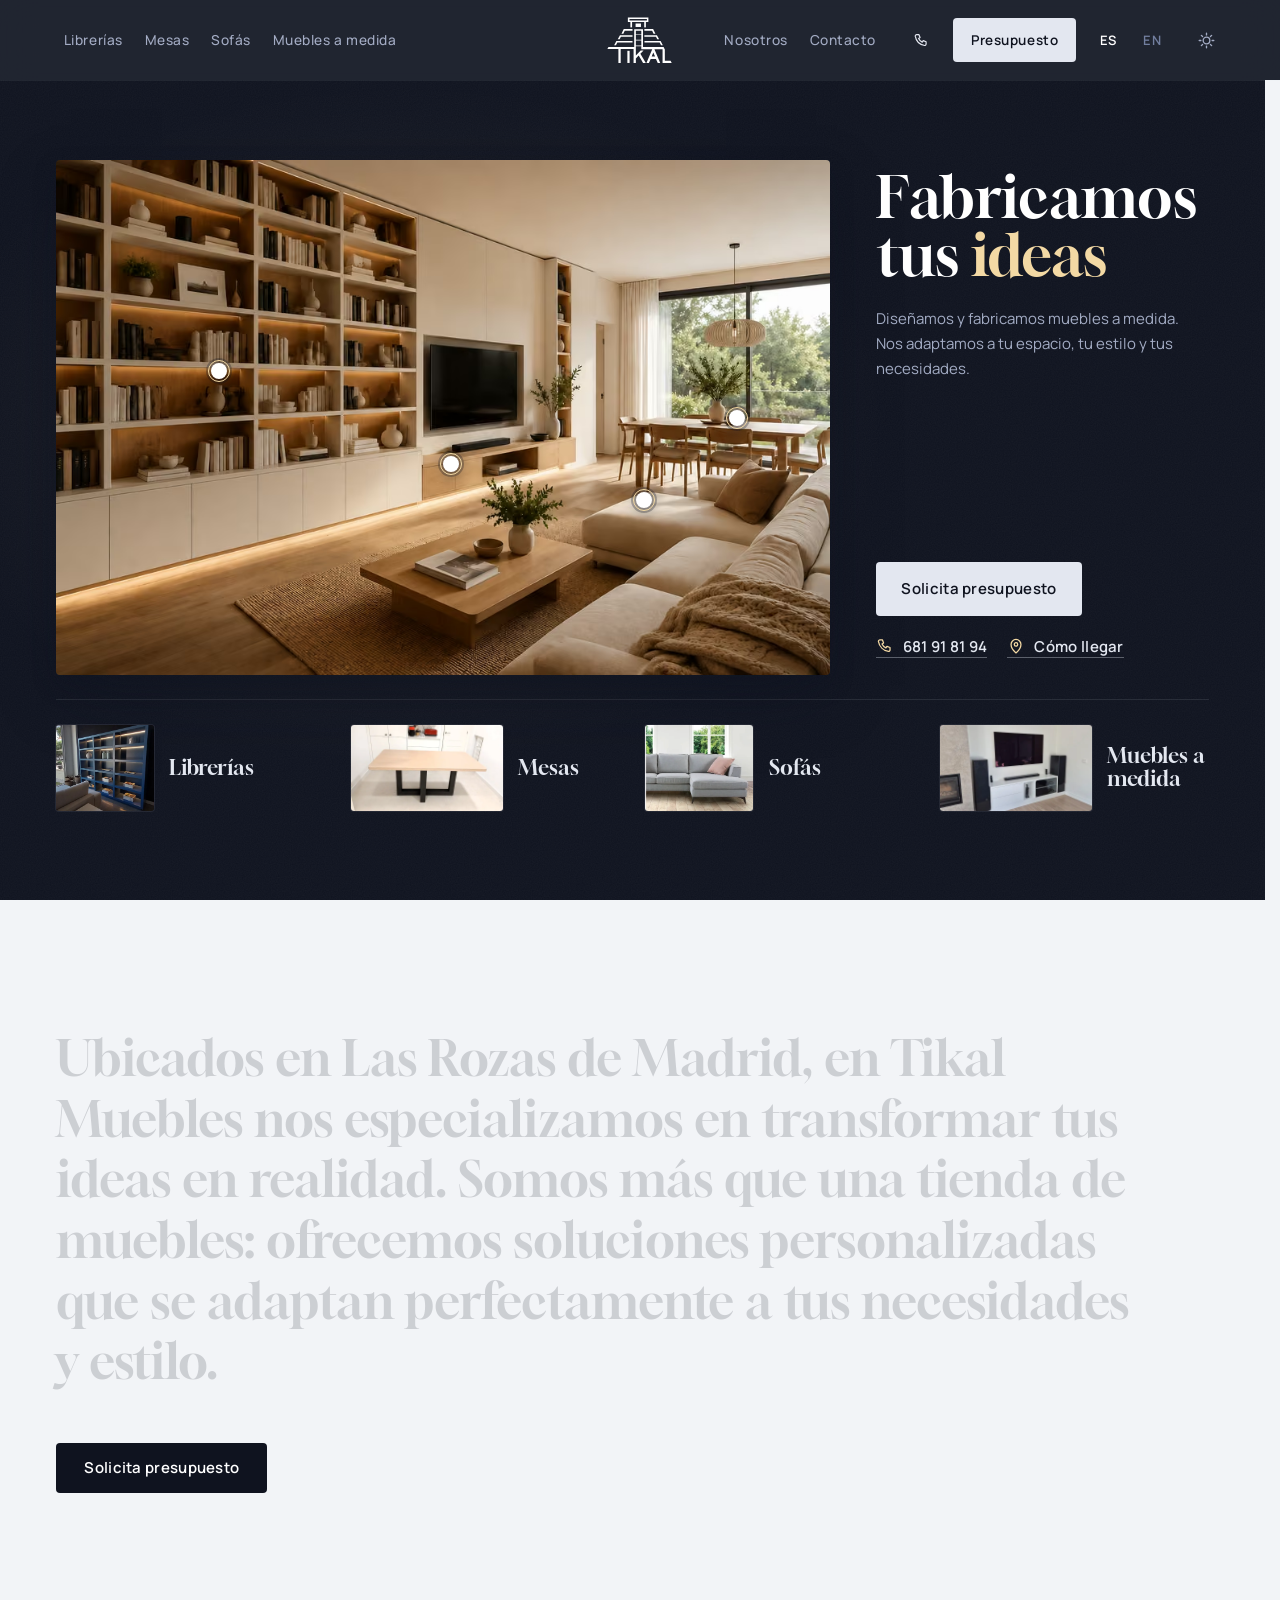
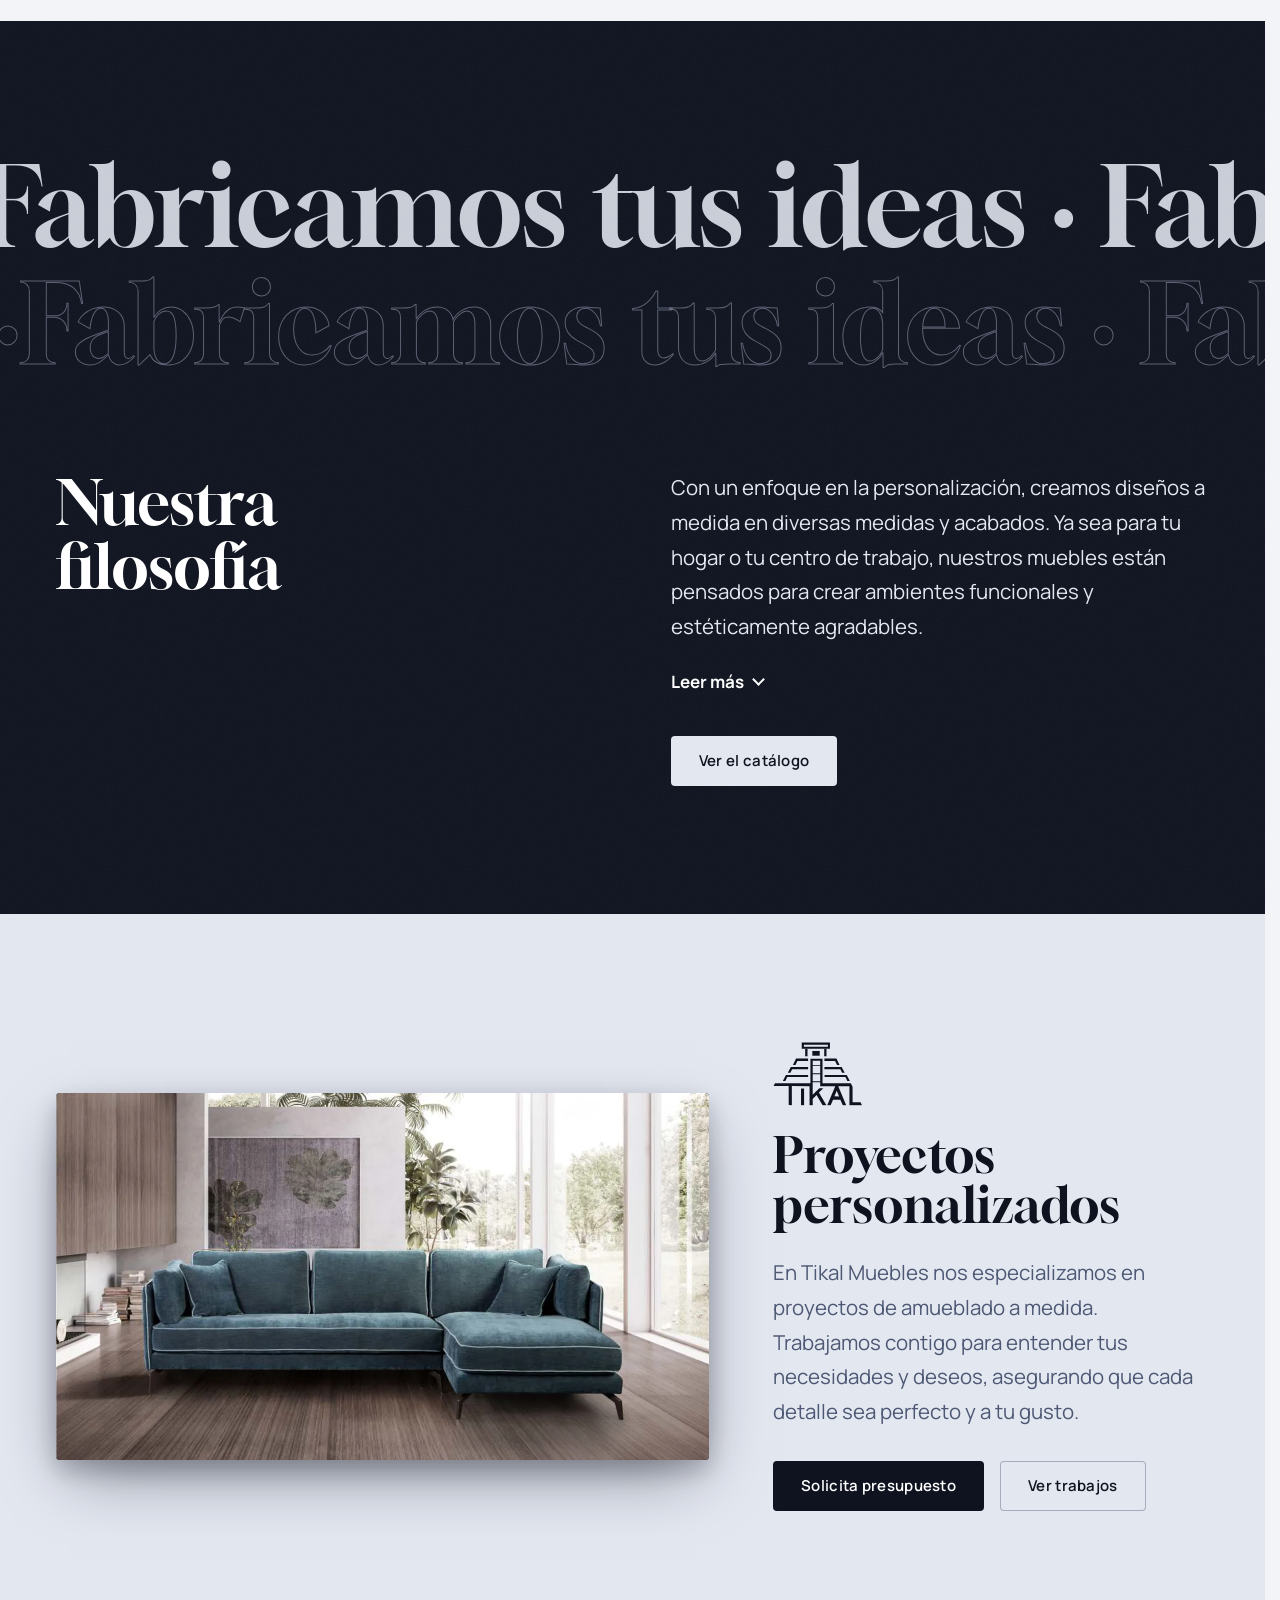
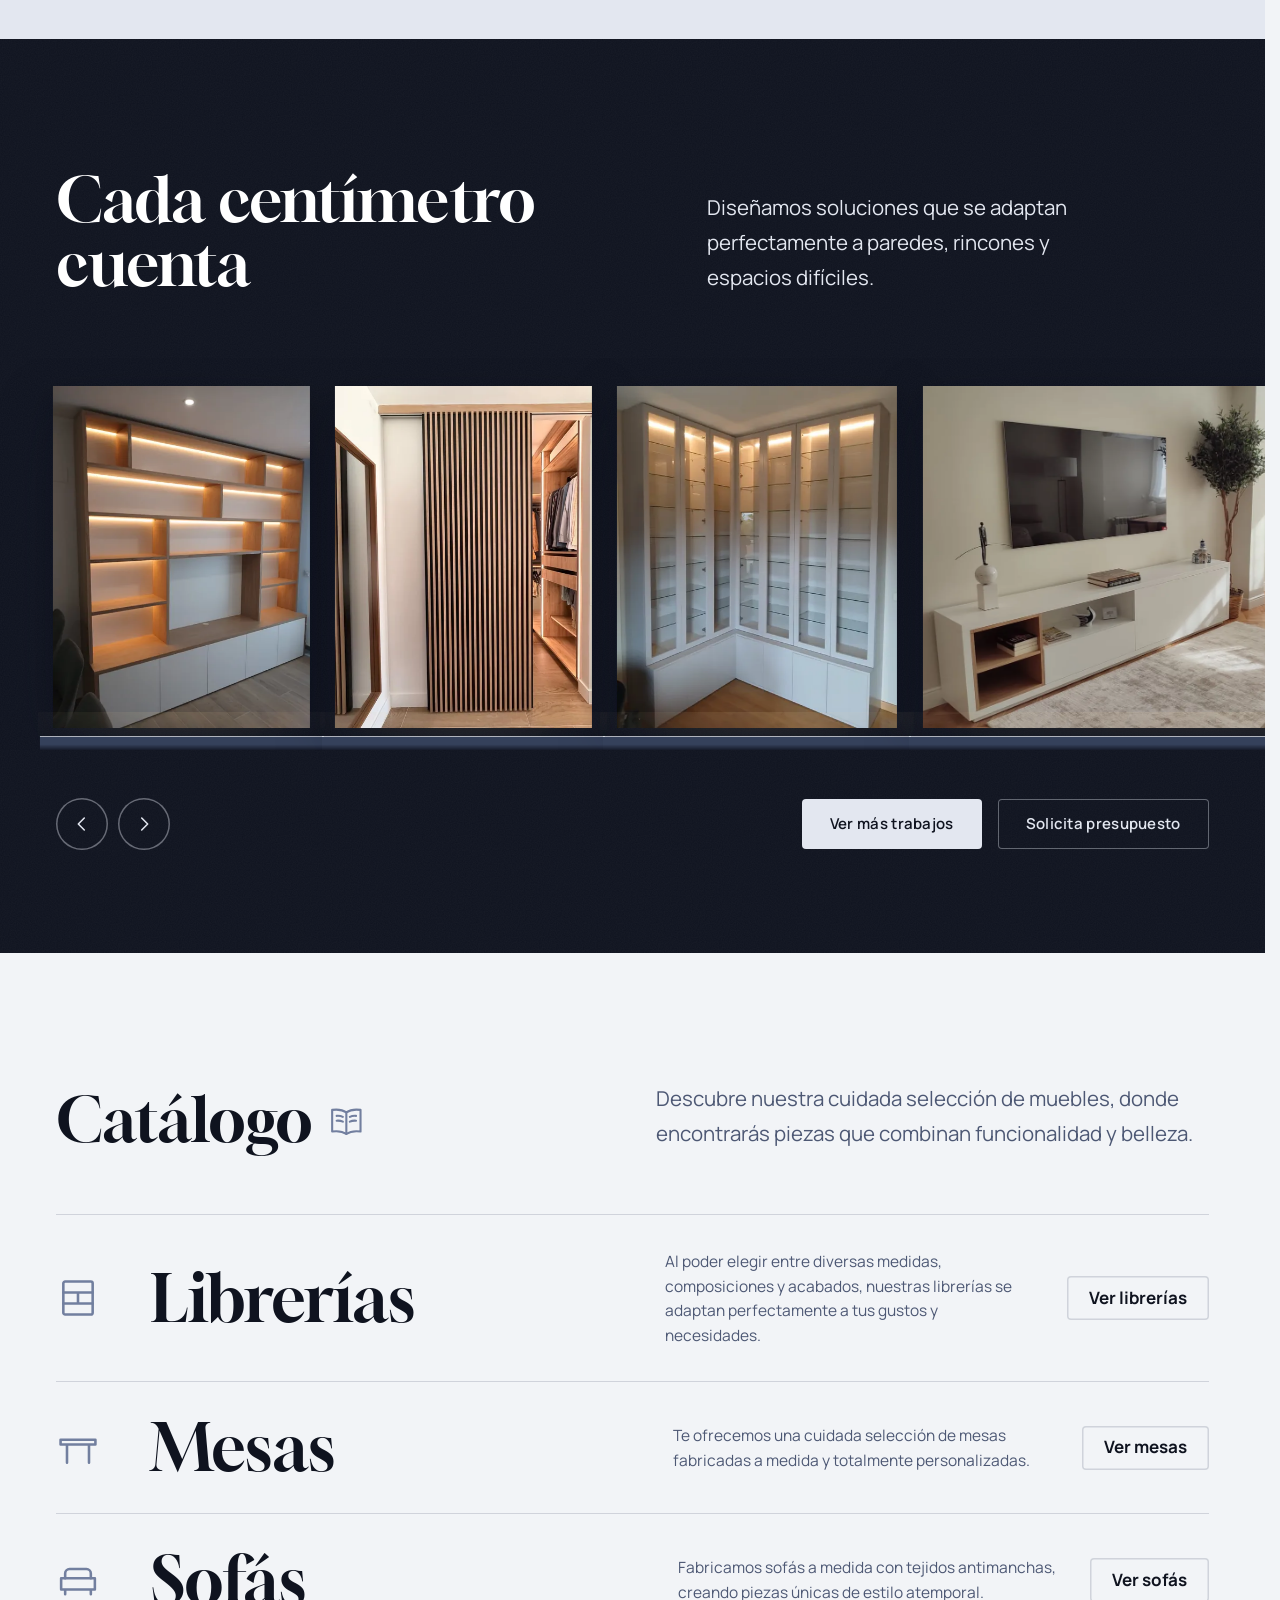
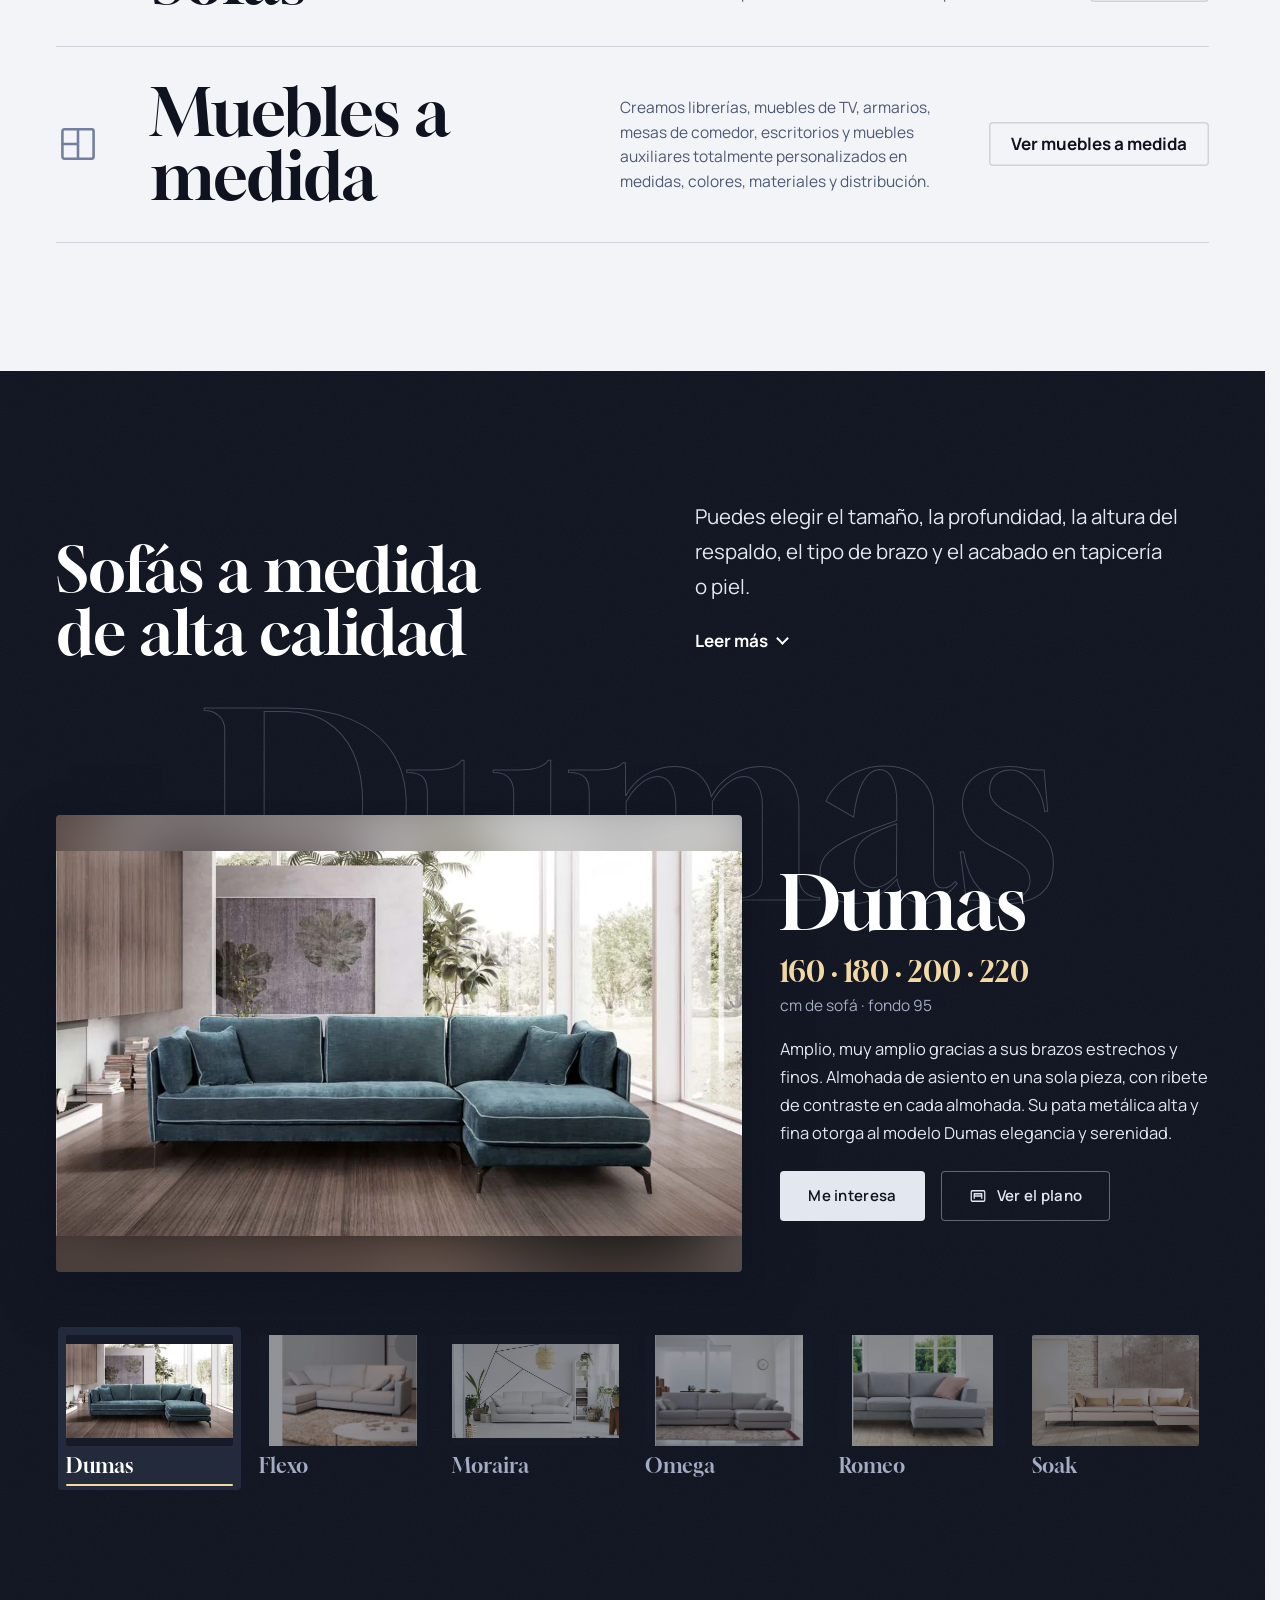
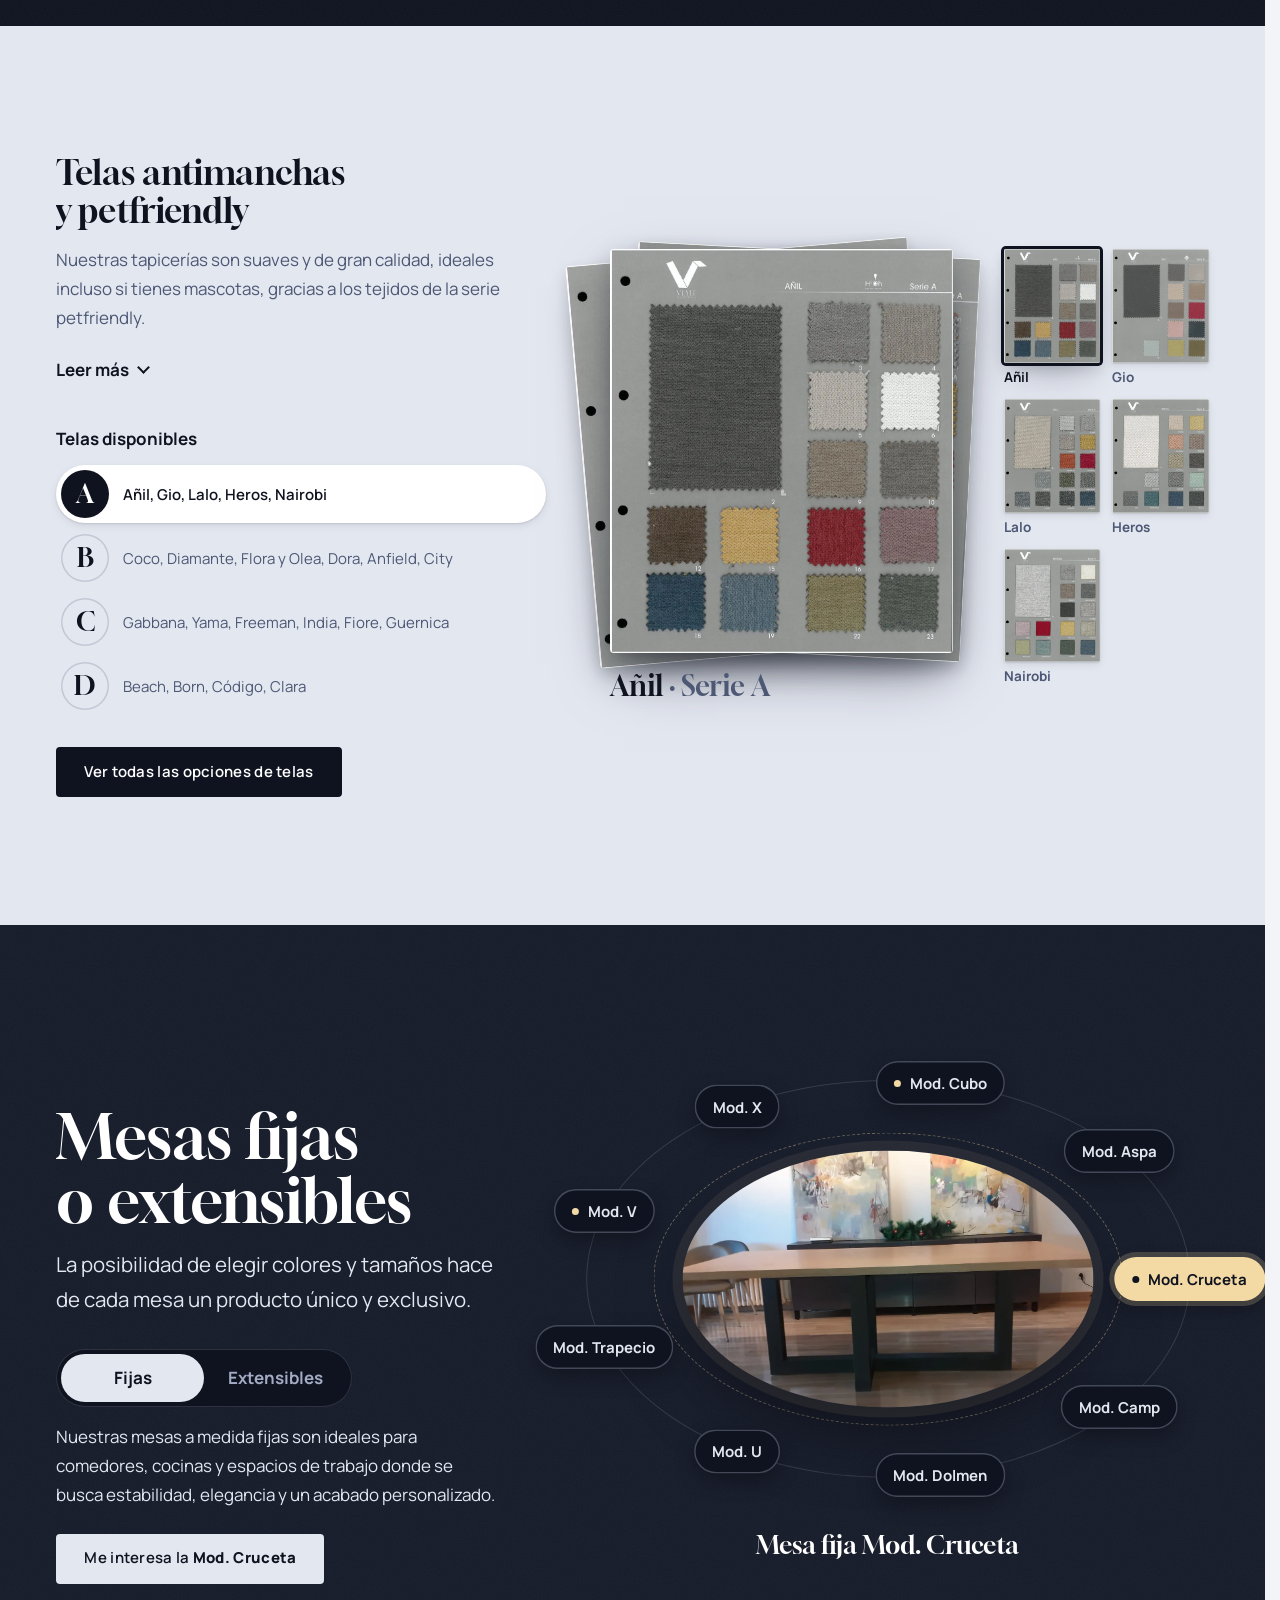
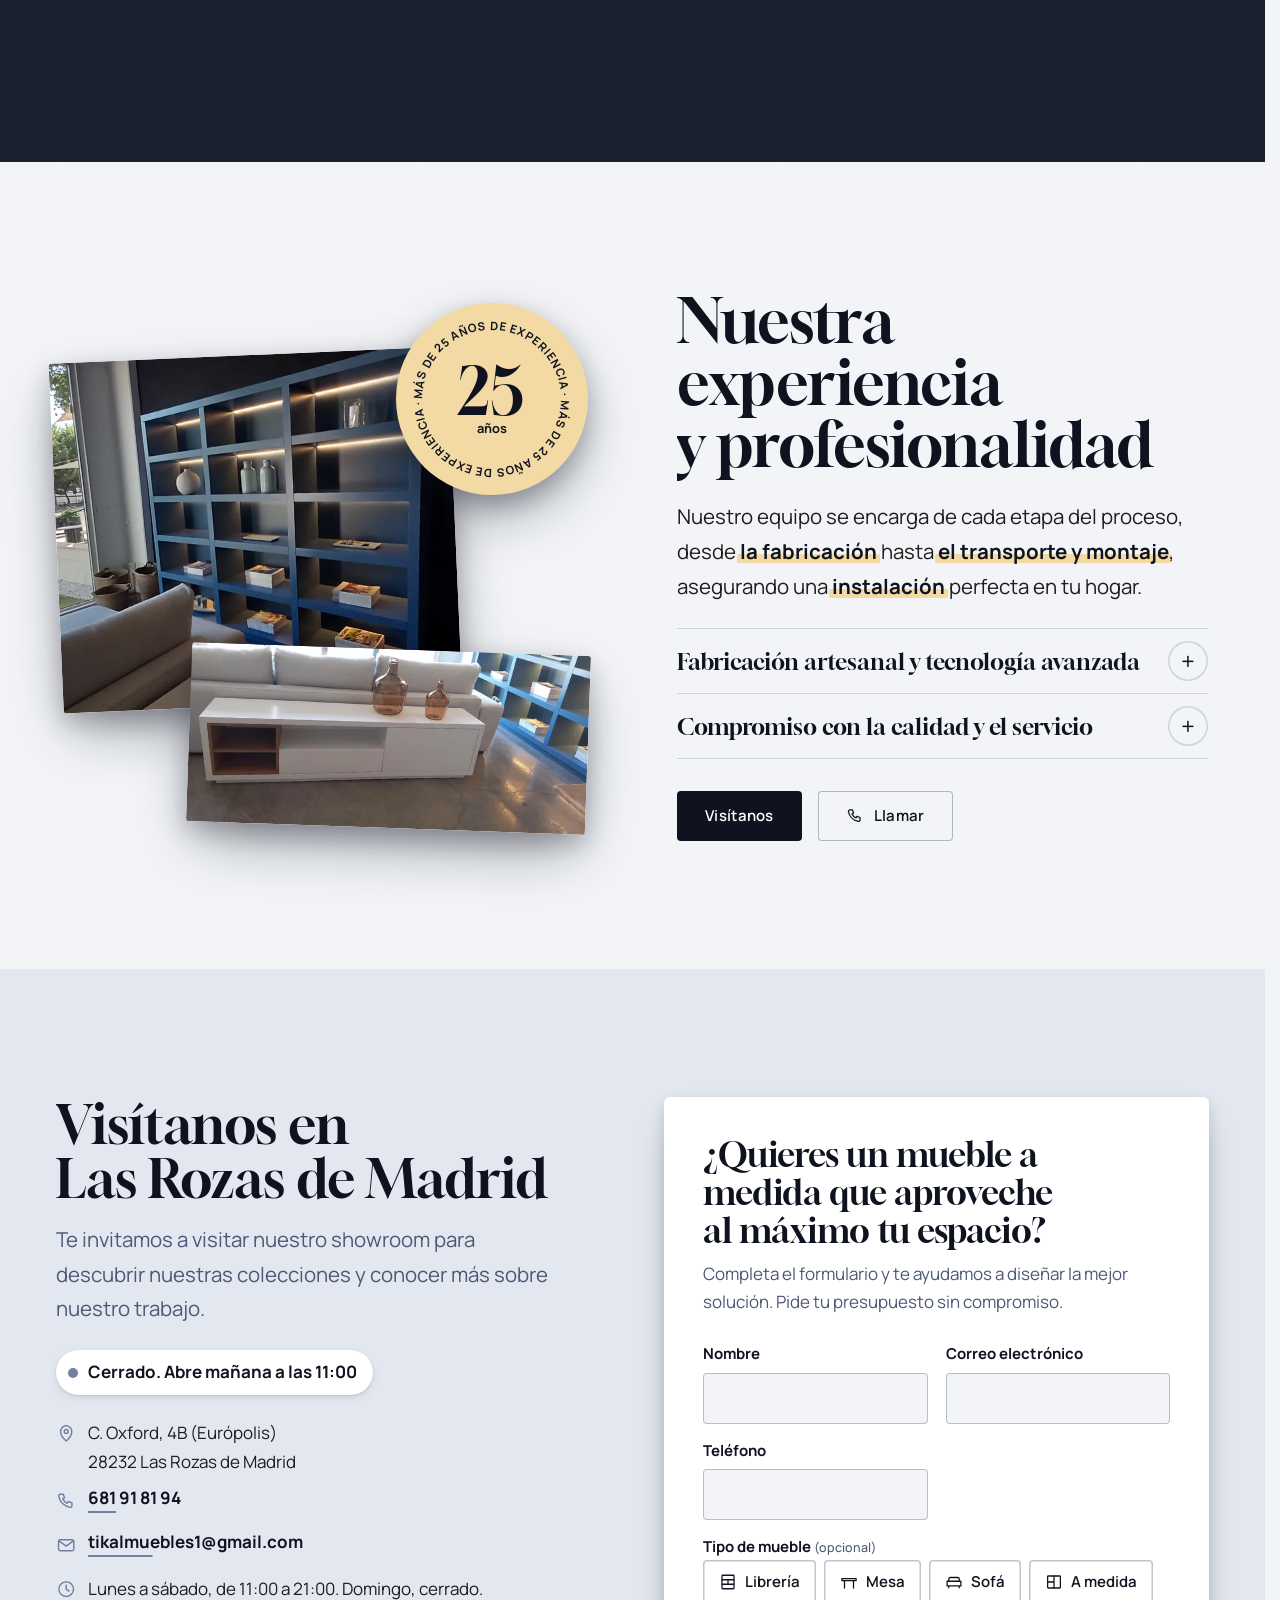
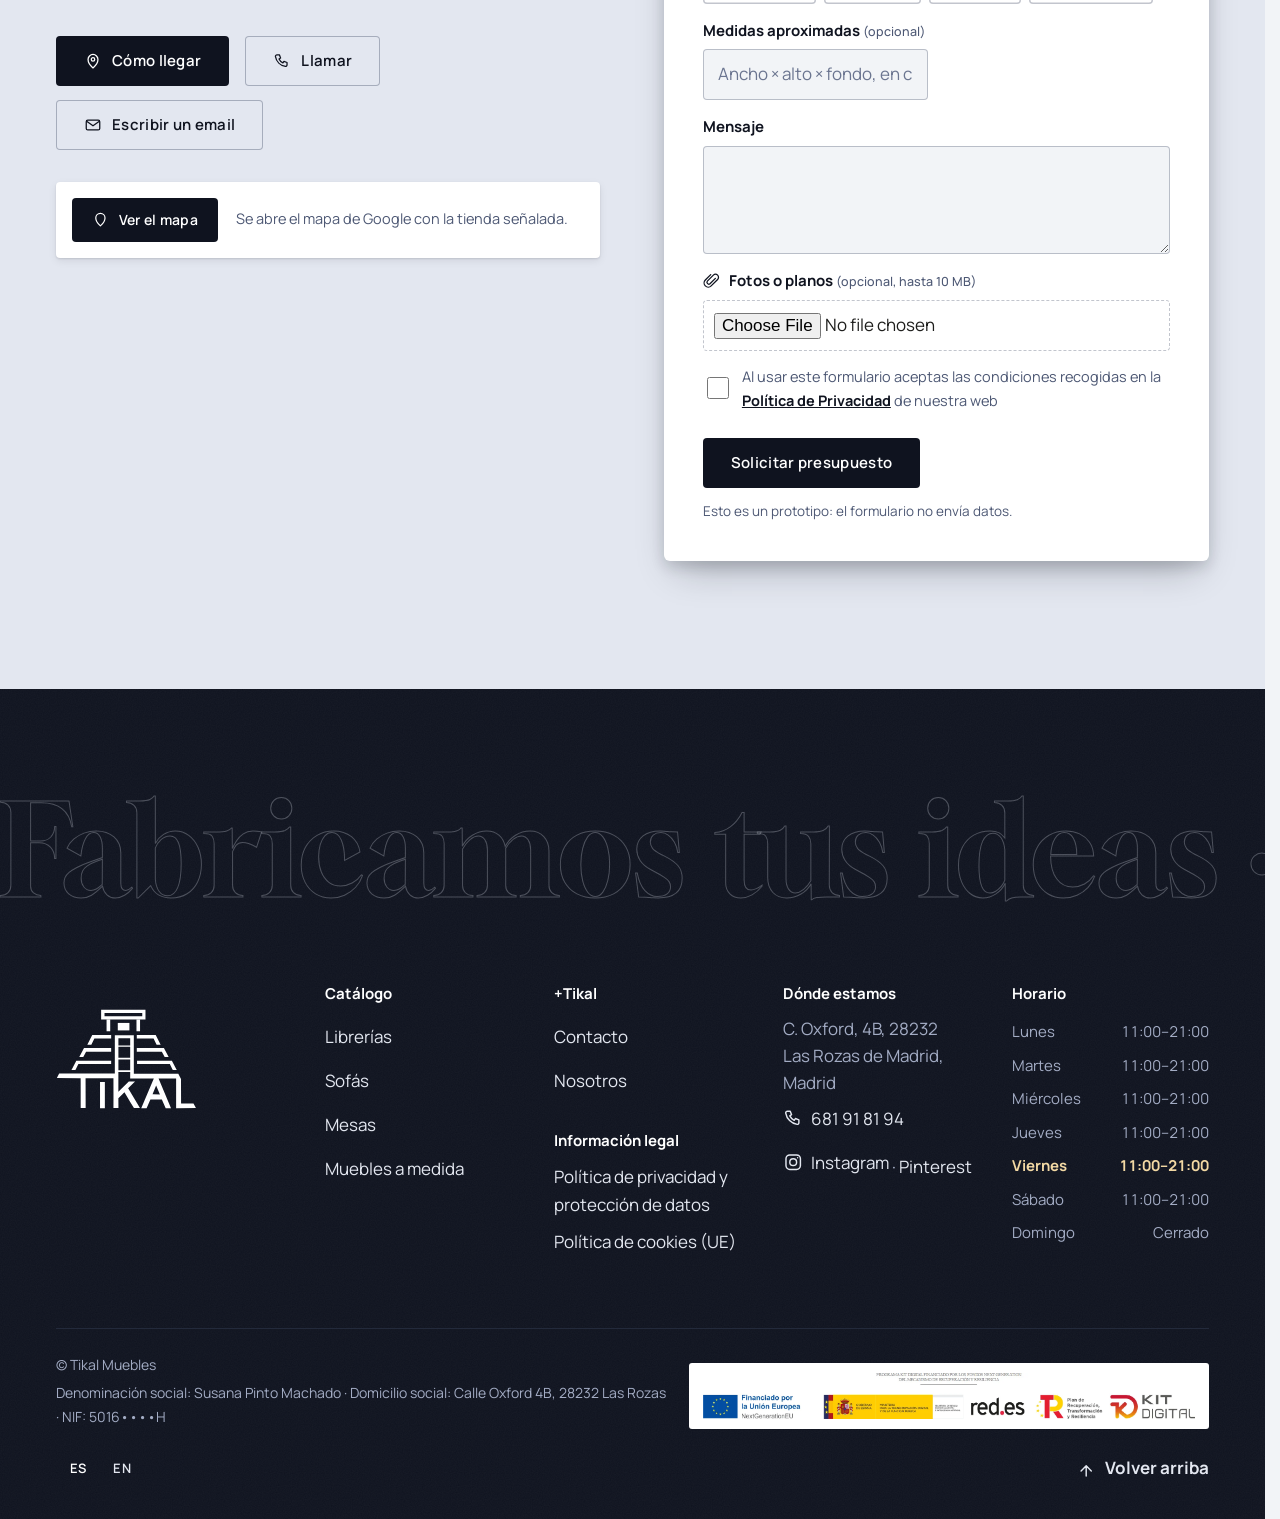
<file: index.html>
<!doctype html>
<html lang="es">
<head>
<meta charset="utf-8">
<meta name="viewport" content="width=device-width, initial-scale=1, viewport-fit=cover">
<title>Muebles Tikal en Europolis Las Rozas: Diseños a Medida</title>
<meta name="description" content="Diseño y fabricación de muebles a medida en TIKAL. Personalízalos según tus necesidades y estilo. Descubre más ahora.">
<meta name="theme-color" content="#0f131f">
<meta name="robots" content="noindex, nofollow">
<meta property="og:type" content="website">
<meta property="og:locale" content="es_ES">
<meta property="og:title" content="Tikal Muebles · Fabricamos tus ideas">
<meta property="og:description" content="Muebles y sofás a medida en Las Rozas de Madrid (Európolis). C. Oxford, 4B. 681 91 81 94.">
<meta property="og:image" content="https://jjurado2026.github.io/tikal-muebles/assets/img/hero-salon-1440.webp">
<link rel="icon" href="data:image/svg+xml,%3Csvg xmlns='http://www.w3.org/2000/svg' viewBox='0 0 32 32'%3E%3Crect width='32' height='32' rx='6' fill='%230f131f'/%3E%3Cpath d='M10 7h12v3H10zM13 10h6v4h-6zM8 16h16v2H8zM6 20h20v2H6zM4 24h24v3H4z' fill='%23fff'/%3E%3C/svg%3E">

<script>
  /* La propuesta se ve 10 días desde su envío (9 de octubre de 2026; el día de envío cuenta): hasta el 18 de octubre incluido.
     Desde el 19 de octubre a las 00:00 de Madrid, el aviso de caducada. En local no caduca; ?caducada lo simula. */
  (function () {
    var fin = Date.UTC(2026, 9, 18, 22, 0);
    if (/[?&]caducada\b/.test(location.search) || (/github\.io$/.test(location.hostname) && Date.now() >= fin)) {
      document.documentElement.style.display = 'none';
      location.replace('caducada.html');
    }
  })();
</script>
<script>
  /* Antes de pintar: js · ss (estado final, sin animaciones) · pre (el hero aún sin construir) · tema guardado */
  (function () {
    var h = document.documentElement, q = location.search;
    h.classList.add('js');
    h.style.setProperty('--vp', h.clientWidth + 'px');
    try { var t = localStorage.getItem('tikal-tema'); if (t === 'dark' || t === 'light') h.dataset.theme = t; } catch (e) {}
    if (/[?&]ss\b/.test(q)) { h.classList.add('ss'); return; }
    if (matchMedia('(prefers-reduced-motion: reduce)').matches) { h.classList.add('quieto'); return; }
    h.classList.add('pre');
    setTimeout(function () { if (h.classList.contains('pre')) { h.classList.remove('pre'); h.classList.add('entra'); } }, 2600);
  })();
</script>
<link rel="preload" href="assets/fonts/gloock-400.woff2" as="font" type="font/woff2" crossorigin>
<link rel="preload" href="assets/fonts/manrope.woff2" as="font" type="font/woff2" crossorigin>
<link rel="preload" as="image" type="image/avif"
  imagesrcset="assets/img/hero-salon-960.avif 960w, assets/img/hero-salon-1440.avif 1440w, assets/img/hero-salon-1920.avif 1920w, assets/img/hero-salon-2560.avif 2560w"
  imagesizes="(min-aspect-ratio: 4/3) and (min-width: 900px) 64vw, 96vw">
<link rel="stylesheet" href="assets/css/global.css?v=2">
<link rel="stylesheet" href="assets/css/home.css?v=2">
<script type="application/ld+json">
{
  "@context": "https://schema.org",
  "@type": "FurnitureStore",
  "name": "Tikal Muebles",
  "description": "Diseñamos y fabricamos muebles a medida. Nos adaptamos a tu espacio, tu estilo y tus necesidades.",
  "url": "https://tikalmuebles.com/",
  "telephone": "+34681918194",
  "email": "tikalmuebles1@gmail.com",
  "image": "https://jjurado2026.github.io/tikal-muebles/assets/img/hero-salon-1440.webp",
  "address": { "@type": "PostalAddress", "streetAddress": "C. Oxford, 4B", "addressLocality": "Las Rozas de Madrid", "addressRegion": "Madrid", "postalCode": "28232", "addressCountry": "ES" },
  "geo": { "@type": "GeoCoordinates", "latitude": 40.5004809, "longitude": -3.8882131 },
  "openingHoursSpecification": [{ "@type": "OpeningHoursSpecification", "dayOfWeek": ["Monday","Tuesday","Wednesday","Thursday","Friday","Saturday"], "opens": "11:00", "closes": "21:00" }],
  "sameAs": ["https://www.instagram.com/mueblestikal/", "https://es.pinterest.com/tikalmuebles"]
}
</script>
</head>
<body>
<svg width="0" height="0" style="position:absolute" aria-hidden="true" focusable="false">
  <symbol id="i-tel" viewBox="0 0 24 24"><path d="M5.2 3.8h3.3l1.6 4.1-2.1 1.4a11 11 0 0 0 5.2 5.2l1.4-2.1 4.1 1.6v3.3a2 2 0 0 1-2.1 2A16.4 16.4 0 0 1 3.2 5.9a2 2 0 0 1 2-2.1z"/></symbol>
  <symbol id="i-mapa" viewBox="0 0 24 24"><path d="M12 21.2s-6.6-5.8-6.6-11.3a6.6 6.6 0 0 1 13.2 0c0 5.5-6.6 11.3-6.6 11.3z"/><circle cx="12" cy="9.9" r="2.3"/></symbol>
  <symbol id="i-mail" viewBox="0 0 24 24"><rect x="3" y="5.5" width="18" height="13" rx="2"/><path d="m3.5 7 8.5 6 8.5-6"/></symbol>
  <symbol id="i-reloj" viewBox="0 0 24 24"><circle cx="12" cy="12" r="8.6"/><path d="M12 7.2V12l3.4 2.2"/></symbol>
  <symbol id="i-libreria" viewBox="0 0 24 24"><rect x="4" y="3" width="16" height="18" rx="1"/><path d="M4 9h16M4 15h16M12 9v6"/></symbol>
  <symbol id="i-mesa" viewBox="0 0 24 24"><path d="M2.5 7.5h19v2.6h-19zM6 10.1V20M18 10.1V20"/></symbol>
  <symbol id="i-sofa" viewBox="0 0 24 24"><path d="M5 11V8.4A2.4 2.4 0 0 1 7.4 6h9.2A2.4 2.4 0 0 1 19 8.4V11"/><path d="M2.8 11h18.4v6.2H2.8zM5 17.2v2.6M19 17.2v2.6"/></symbol>
  <symbol id="i-sol" viewBox="0 0 24 24"><circle cx="12" cy="12" r="4.2"/><path d="M12 2.8v2.1M12 19.1v2.1M2.8 12h2.1M19.1 12h2.1M5.5 5.5 7 7M17 17l1.5 1.5M5.5 18.5 7 17M17 7l1.5-1.5"/></symbol>
  <symbol id="i-luna" viewBox="0 0 24 24"><path d="M19.6 14.6A8 8 0 0 1 9.4 4.4a8 8 0 1 0 10.2 10.2z"/></symbol>
  <symbol id="i-catalogo" viewBox="0 0 24 24"><path d="M12 6.4C9.8 4.9 6.9 4.4 3.2 4.9v13.4c3.7-.5 6.6 0 8.8 1.5 2.2-1.5 5.1-2 8.8-1.5V4.9c-3.7-.5-6.6 0-8.8 1.5z"/><path d="M12 6.4v13.4M6 8.6c1.5-.1 2.8.1 3.8.6M6 11.6c1.5-.1 2.8.1 3.8.6M14.2 9.2c1-.5 2.3-.7 3.8-.6M14.2 12.2c1-.5 2.3-.7 3.8-.6"/></symbol>
  <symbol id="i-medida" viewBox="0 0 24 24"><rect x="3.5" y="4" width="17" height="16" rx="1"/><path d="M12 4v16M3.5 12h8.5"/></symbol>
  <symbol id="i-izq" viewBox="0 0 24 24"><path d="M14.5 5.5 8 12l6.5 6.5"/></symbol>
  <symbol id="i-der" viewBox="0 0 24 24"><path d="M9.5 5.5 16 12l-6.5 6.5"/></symbol>
  <symbol id="i-cerrar" viewBox="0 0 24 24"><path d="m6 6 12 12M18 6 6 18"/></symbol>
  <symbol id="i-plano" viewBox="0 0 24 24"><rect x="3" y="5" width="18" height="14" rx="1.5"/><path d="M7 15V9h10v6M7 12h10"/></symbol>
  <symbol id="i-insta" viewBox="0 0 24 24"><rect x="3.5" y="3.5" width="17" height="17" rx="4.5"/><circle cx="12" cy="12" r="4"/><path d="M17.2 6.8h.01"/></symbol>
  <symbol id="i-pin" viewBox="0 0 24 24"><path d="M12 21.2s-6.6-5.8-6.6-11.3a6.6 6.6 0 0 1 13.2 0c0 5.5-6.6 11.3-6.6 11.3z"/></symbol>
  <symbol id="i-arriba" viewBox="0 0 24 24"><path d="M6 14l6-6 6 6M12 8v12"/></symbol>
  <symbol id="i-clip" viewBox="0 0 24 24"><path d="M16.5 8.5 9.3 15.7a2.5 2.5 0 0 1-3.5-3.5l8-8a4 4 0 0 1 5.7 5.7l-8.6 8.6a5.5 5.5 0 0 1-7.8-7.8l7.2-7.2"/></symbol>
  <symbol id="i-lapiz" viewBox="0 0 24 24"><path d="M4 20l1.2-4.6L15.6 5a2 2 0 0 1 2.8 0l.6.6a2 2 0 0 1 0 2.8L8.6 18.8z"/><path d="M13.5 7l3.5 3.5"/></symbol>
  <symbol id="logo-tikal" viewBox="4 21 292 208">
    <path d="M294.22,226.77l-5.07-9.56h-25.77l-0.13-50.62l-5.6-11.19l-92.21,0l-0.06-79.77h-39.36v79.42H10.54l-4.76,9.52l49.34,0.17l0.04,8.86l0.04,53.09l10.31,0.13l-0.18-62.08l57.8,0.18l0.09,35.38l-0.09,26.48l10.4,0l-0.18-20.18l12.6-12.78l13.48,22.73l6.24,10.21l12.44,0.05l-24.49-41.1l14.27-14.27h-12.86l-21.68,21.68v-41.06h24.54l-0.04,13.57l49.03-0.1l-26.12,61.61h11.1l7.93-18.15l23.73,0.12l7.99,18.03h11.04l-25.85-61.74h36.42v61.74L294.22,226.77z M157.86,148.59h-24.44v-22.67h24.44V148.59z M157.86,122.62h-24.44V99.59h24.44V122.62z M157.86,96.89h-24.44V82.21h24.44V96.89z M219.53,198.53l-15.31-0.31l7.47-18.16L219.53,198.53z"/>
    <rect x="95.3" y="172.67" width="10.04" height="54.45"/>
    <polygon points="50.37,135.31 118.39,135.31 118.39,128.5 46.14,128.5 36.03,148 44.26,148"/><polygon points="240.1,135.31 172.08,135.31 172.08,128.5 244.33,128.5 254.44,148 246.21,148"/>
    <polygon points="66.4,109.76 118.39,109.76 118.39,102.29 62.13,102.29 52.3,121.03 60.59,121.03"/><polygon points="223.54,109.76 171.55,109.76 171.55,102.29 227.81,102.29 237.64,121.03 229.35,121.03"/>
    <polygon points="118.39,75.16 79.15,75.16 68.93,95.6 77.27,95.6 83.59,82.66 118.39,82.68"/><polygon points="171.55,75.16 210.79,75.16 221.01,95.6 212.67,95.6 206.36,82.66 171.55,82.68"/>
    <rect x="108.87" y="42.97" width="7.58" height="24.5"/><rect x="170.9" y="42.97" width="7.4" height="24.5"/><rect x="132.13" y="50.19" width="24.14" height="15.51"/>
    <path d="M97.59,22.88v20.09h91.99V22.88H97.59z M182.89,36.27h-78.25v-6.7h78.25V36.27z"/>
  </symbol>
</svg>

<a class="saltar" href="#contenido">Saltar al contenido</a>

<!-- ============================ CABECERA: fija; el logo en el centro; todo lleva a sus páginas ============================ -->
<header class="cab" id="cabecera">
  <div class="cab-in">
  <div class="cab-izq">
    <button class="cab-menu-btn" type="button" aria-expanded="false" aria-controls="menu-movil"><span class="hamb" aria-hidden="true"><span></span></span><span class="cab-menu-txt">Menú</span></button>
    <nav class="cab-menu" aria-label="Lo que fabricamos">
      <ul>
        <li><a class="m-link" href="https://tikalmuebles.com/librerias/">Librerías</a></li>
        <li><a class="m-link" href="https://tikalmuebles.com/mesas/">Mesas</a></li>
        <li><a class="m-link" href="https://tikalmuebles.com/sofas/">Sofás</a></li>
        <li><a class="m-link" href="https://tikalmuebles.com/muebles-a-medida/">Muebles a medida</a></li>
      </ul>
    </nav>
  </div>
  <a class="cab-logo" href="https://tikalmuebles.com/" aria-label="Tikal Muebles, inicio"><svg class="logo" aria-hidden="true" focusable="false"><use href="#logo-tikal"/></svg></a>
  <div class="cab-der">
    <nav class="cab-casa" aria-label="Tikal">
      <ul>
        <li><a class="m-link" href="https://tikalmuebles.com/nosotros/">Nosotros</a></li>
        <li><a class="m-link" href="https://tikalmuebles.com/contacto/">Contacto</a></li>
      </ul>
    </nav>
    <a class="cab-tel" href="tel:+34681918194" aria-label="Llamar al 681 91 81 94"><svg class="ic" aria-hidden="true"><use href="#i-tel"/></svg><span class="cab-tel-txt">681 91 81 94</span></a>
    <a class="btn btn-claro btn-peq btn-presu" href="#contacto"><span>Presupuesto</span></a>
    <nav class="idioma" aria-label="Idioma"><a href="#inicio" aria-current="page" lang="es">ES</a><a href="https://tikalmuebles.com/en/" lang="en" hreflang="en">EN</a></nav>
    <button class="tema tema-ic" type="button" aria-pressed="false" aria-label="Modo oscuro"><svg class="ic ic-sol" aria-hidden="true"><use href="#i-sol"/></svg><svg class="ic ic-luna" aria-hidden="true"><use href="#i-luna"/></svg></button>
  </div>
  </div>
</header>

<div class="menu-movil" id="menu-movil">
  <nav aria-label="Menú">
    <ul class="mm-lista">
      <li><a style="--i:0" href="https://tikalmuebles.com/librerias/">Librerías</a></li>
      <li><a style="--i:1" href="https://tikalmuebles.com/mesas/">Mesas</a></li>
      <li><a style="--i:2" href="https://tikalmuebles.com/sofas/">Sofás</a></li>
      <li><a style="--i:3" href="https://tikalmuebles.com/muebles-a-medida/">Muebles a medida</a></li>
      <li><a style="--i:4" href="https://tikalmuebles.com/nosotros/">Nosotros</a></li>
      <li><a style="--i:5" href="https://tikalmuebles.com/contacto/">Contacto</a></li>
    </ul>
  </nav>
  <div class="mm-pie">
    <a class="btn btn-claro" href="#contacto" data-cerrar-menu><span>Solicita presupuesto</span></a>
    <a class="cab-tel" href="tel:+34681918194"><svg class="ic" aria-hidden="true"><use href="#i-tel"/></svg><span>681 91 81 94</span></a>
    <nav class="idioma" aria-label="Idioma"><a href="#inicio" aria-current="page" lang="es">ES</a><a href="https://tikalmuebles.com/en/" lang="en" hreflang="en">EN</a></nav>
    <button class="tema" type="button" aria-pressed="false" aria-label="Modo oscuro"><span class="tema-txt" aria-hidden="true">Claro</span><span class="tema-pista" aria-hidden="true"><span class="tema-bola"></span></span><span class="tema-txt" aria-hidden="true">Oscuro</span></button>
  </div>
</div>

<main id="contenido">
  <!-- ============================ 1 · HERO (su bloque 1): su salón, su lema y, debajo, lo que fabrican ============================ -->
  <section class="hero grano" id="inicio" data-hero aria-labelledby="titular">
    <div class="hero-marco">
      <figure class="hero-foto">
        <picture>
          <source type="image/avif" srcset="assets/img/hero-salon-960.avif 960w, assets/img/hero-salon-1440.avif 1440w, assets/img/hero-salon-1920.avif 1920w, assets/img/hero-salon-2560.avif 2560w" sizes="(min-aspect-ratio: 4/3) and (min-width: 900px) 64vw, 96vw">
          <source type="image/webp" srcset="assets/img/hero-salon-960.webp 960w, assets/img/hero-salon-1440.webp 1440w, assets/img/hero-salon-1920.webp 1920w, assets/img/hero-salon-2560.webp 2560w" sizes="(min-aspect-ratio: 4/3) and (min-width: 900px) 64vw, 96vw">
          <img class="hf-real" data-foto src="assets/img/hero-salon-1440.webp" width="1440" height="960" alt="Salón con librería de pared en blanco y roble con luces led, televisión empotrada, sofá rinconera y comedor" fetchpriority="high" decoding="async">
        </picture>
        <!-- La entrada: una puerta de palillería de roble que abre sus lamas -->
        <div class="hf-lamas" aria-hidden="true"><i style="--k:0"></i><i style="--k:1"></i><i style="--k:2"></i><i style="--k:3"></i><i style="--k:4"></i><i style="--k:5"></i><i style="--k:6"></i><i style="--k:7"></i><i style="--k:8"></i><i style="--k:9"></i><i style="--k:10"></i><i style="--k:11"></i><i style="--k:12"></i><i style="--k:13"></i></div>
        <a class="pin" href="#catalogo-librerias" data-cat="librerias" style="--x:21%;--y:41%"><span class="pin-punto"></span><span class="pin-eti">Librerías</span></a>
        <a class="pin" href="#catalogo-muebles" data-cat="muebles" style="--x:51%;--y:59%"><span class="pin-punto"></span><span class="pin-eti">Muebles a medida</span></a>
        <a class="pin" href="#sofas" data-cat="sofas" style="--x:76%;--y:66%"><span class="pin-punto"></span><span class="pin-eti">Sofás</span></a>
        <a class="pin pin-izq" href="#mesas" data-cat="mesas" style="--x:88%;--y:50%"><span class="pin-punto"></span><span class="pin-eti">Mesas</span></a>
      </figure>
      <div class="hero-lado">
        <h1 class="hero-titulo" id="titular"><span class="ht-l1">Fabricamos</span> <span class="ht-l2"><span class="ht-tus">tus</span> <span class="ht-giro"><span class="ht-palabra">ideas</span></span></span></h1>
        <p class="entradilla a" style="--d:0">Diseñamos y fabricamos muebles a medida. Nos adaptamos a tu espacio, tu estilo y tus necesidades.</p>
        <div class="acciones">
          <a class="btn btn-claro a" style="--d:1" href="#contacto"><span>Solicita presupuesto</span></a>
          <div class="hero-enlaces a" style="--d:2">
            <a class="he" href="tel:+34681918194"><svg class="ic" aria-hidden="true"><use href="#i-tel"/></svg><span>681 91 81 94</span></a>
            <a class="he" href="https://www.google.com/maps/dir/?api=1&amp;destination=C.%20Oxford%204B%2C%2028232%20Las%20Rozas%20de%20Madrid" target="_blank" rel="noopener"><svg class="ic" aria-hidden="true"><use href="#i-mapa"/></svg><span>Cómo llegar</span></a>
          </div>
        </div>
      </div>
      <ul class="hero-cats" aria-label="Lo que fabricamos">
        <li class="a" style="--d:3"><a class="hc" href="#catalogo-librerias" data-cat="librerias"><span class="hc-foto"><img src="assets/img/expo-libreria-azul-640.webp" width="640" height="562" alt="" decoding="async"></span><span class="hc-nombre">Librerías</span></a></li>
        <li class="a" style="--d:4"><a class="hc" href="#mesas" data-cat="mesas"><span class="hc-foto"><img src="assets/img/cat-mesas-cruceta-640.webp" width="640" height="360" alt="" decoding="async"></span><span class="hc-nombre">Mesas</span></a></li>
        <li class="a" style="--d:5"><a class="hc" href="#sofas" data-cat="sofas"><span class="hc-foto"><img src="assets/img/sofa-romeo-640.webp" width="640" height="506" alt="" decoding="async"></span><span class="hc-nombre">Sofás</span></a></li>
        <li class="a" style="--d:6"><a class="hc" href="#catalogo-muebles" data-cat="muebles"><span class="hc-foto"><img src="assets/img/cat-muebles-medida-640.webp" width="640" height="360" alt="" decoding="async"></span><span class="hc-nombre">Muebles a medida</span></a></li>
      </ul>
    </div>
  </section>

  <!-- ============================ 2 · INTRO (su bloque 2): las palabras se encienden al leer ============================ -->
  <section class="intro" aria-label="Tikal Muebles en Las Rozas de Madrid">
    <div class="envoltura intro-cuerpo">
      <p class="intro-texto" data-encender>Ubicados en Las Rozas de Madrid, en Tikal Muebles nos especializamos en transformar tus ideas en realidad. Somos más que una tienda de muebles: ofrecemos soluciones personalizadas que se adaptan perfectamente a tus necesidades y estilo.</p>
      <a class="btn btn-principal" href="#contacto"><span>Solicita presupuesto</span></a>
    </div>
  </section>

  <!-- ============================ 3 · NUESTRA FILOSOFÍA (su bloque 3): su lema, en grande y en movimiento ============================ -->
  <section class="filosofia grano" aria-labelledby="t-filosofia">
    <div class="lema" aria-hidden="true" data-ancho-libre>
      <p class="lema-fila"><span>Fabricamos tus ideas · Fabricamos tus ideas · Fabricamos tus ideas · Fabricamos tus ideas · </span><span>Fabricamos tus ideas · Fabricamos tus ideas · Fabricamos tus ideas · Fabricamos tus ideas · </span></p>
      <p class="lema-fila lema-inversa"><span>Fabricamos tus ideas · Fabricamos tus ideas · Fabricamos tus ideas · Fabricamos tus ideas · </span><span>Fabricamos tus ideas · Fabricamos tus ideas · Fabricamos tus ideas · Fabricamos tus ideas · </span></p>
    </div>
    <div class="envoltura filosofia-rejilla revelar">
      <h2 class="titular" id="t-filosofia"><span class="linea"><span>Nuestra</span></span><span class="linea"><span>filosofía</span></span></h2>
      <div class="filosofia-texto">
        <p class="entrada sube" style="--d:1">Con un enfoque en la personalización, creamos diseños a medida en diversas medidas y acabados. Ya sea para tu hogar o tu centro de trabajo, nuestros muebles están pensados para crear ambientes funcionales y estéticamente agradables.</p>
        <details class="mas sube" style="--d:2"><summary>Leer más</summary><p>Cada mueble está diseñado para añadir un toque especial a tus espacios, asegurando que cada rincón refleje tu personalidad y estilo.</p></details>
        <div class="botones sube" style="--d:3"><a class="btn" href="#catalogo"><span>Ver el catálogo</span></a></div>
      </div>
    </div>
  </section>

  <!-- ============================ 4 · PROYECTOS PERSONALIZADOS (su bloque 4): de la idea al sofá ============================ -->
  <section class="proyectos" id="proyectos" aria-labelledby="t-proyectos">
    <div class="envoltura proyectos-rejilla">
      <figure class="armario" data-armario>
        <div class="armario-foto"><img data-foto src="assets/img/sofa-dumas-1280.webp" srcset="assets/img/sofa-dumas-640.webp 640w, assets/img/sofa-dumas-1280.webp 1280w, assets/img/sofa-dumas-1920.webp 1920w" sizes="(min-width: 1000px) 56vw, 92vw" width="1280" height="720" alt="Sofá Dumas con chaise longue en terciopelo azul" loading="lazy" decoding="async"></div>
        <span class="hoja p-iz" aria-hidden="true"></span><span class="hoja p-de" aria-hidden="true"></span>
      </figure>
      <div class="proyectos-texto revelar">
        <svg class="proyectos-logo sube" aria-hidden="true"><use href="#logo-tikal"/></svg>
        <h2 class="titular" id="t-proyectos"><span class="linea"><span>Proyectos</span></span><span class="linea"><span>personalizados</span></span></h2>
        <p class="entrada sube" style="--d:1">En Tikal Muebles nos especializamos en proyectos de amueblado a medida. Trabajamos contigo para entender tus necesidades y deseos, asegurando que cada detalle sea perfecto y a tu gusto.</p>
        <div class="botones grupo sube" style="--d:2">
          <a class="btn btn-principal" href="#contacto"><span>Solicita presupuesto</span></a>
          <a class="btn btn-linea" href="#trabajos"><span>Ver trabajos</span></a>
        </div>
      </div>
    </div>
  </section>

  <!-- ============================ 5 · CADA CENTÍMETRO CUENTA: la estantería de trabajos reales ============================ -->
  <section class="trabajos grano" id="trabajos" aria-labelledby="t-trabajos">
    <div class="envoltura trabajos-cabeza revelar">
      <h2 class="titular" id="t-trabajos"><span class="linea"><span>Cada centímetro cuenta</span></span></h2>
      <p class="entrada sube" style="--d:1">Diseñamos soluciones que se adaptan perfectamente a paredes, rincones y espacios difíciles.</p>
    </div>
    <div class="estanteria" data-ancho-libre>
      <ul class="est-pista">
        <li><button class="hueco" type="button" data-i="0"><img data-foto src="assets/img/trabajo-libreria-laca-madera-led-480.webp" srcset="assets/img/trabajo-libreria-laca-madera-led-480.webp 480w, assets/img/trabajo-libreria-laca-madera-led-960.webp 960w" sizes="(min-width: 768px) 340px, 60vw" width="480" height="640" alt="Librería en laca y madera con luces led" loading="lazy" decoding="async" data-grande="assets/img/trabajo-libreria-laca-madera-led-1530.webp"><span class="hueco-pie">Librería en laca y madera con luces led</span></button></li>
        <li><button class="hueco" type="button" data-i="1"><img data-foto src="assets/img/trabajo-vestidor-palilleria-480.webp" srcset="assets/img/trabajo-vestidor-palilleria-480.webp 480w, assets/img/trabajo-vestidor-palilleria-960.webp 960w" sizes="(min-width: 768px) 340px, 60vw" width="480" height="641" alt="Vestidor con puerta de palillería" loading="lazy" decoding="async" data-grande="assets/img/trabajo-vestidor-palilleria-1199.webp"><span class="hueco-pie">Vestidor con puerta de palillería</span></button></li>
        <li><button class="hueco" type="button" data-i="2"><img data-foto src="assets/img/trabajo-vitrinas-laca-cristal-480.webp" srcset="assets/img/trabajo-vitrinas-laca-cristal-480.webp 480w, assets/img/trabajo-vitrinas-laca-cristal-960.webp 960w" sizes="(min-width: 768px) 370px, 66vw" width="480" height="586" alt="Vitrinas personalizadas en laca y cristal con luces led. Zona de almacenaje inferior" loading="lazy" decoding="async" data-grande="assets/img/trabajo-vitrinas-laca-cristal-1200.webp" data-extra="Fabricada para guardar una colección de coches."><span class="hueco-pie">Vitrinas personalizadas en laca y cristal con luces led</span></button></li>
        <li><button class="hueco" type="button" data-i="3"><img data-foto src="assets/img/trabajo-mueble-tv-270-640.webp" srcset="assets/img/trabajo-mueble-tv-270-640.webp 640w, assets/img/trabajo-mueble-tv-270-1280.webp 1280w" sizes="(min-width: 768px) 740px, 96vw" width="640" height="389" alt="Mueble para TV en laca y madera, 270 × 40 × 60" loading="lazy" decoding="async" data-grande="assets/img/trabajo-mueble-tv-270-1848.webp"><span class="hueco-pie">Mueble para TV en laca y madera, 270 × 40 × 60</span></button></li>
        <li><button class="hueco" type="button" data-i="4"><img data-foto src="assets/img/trabajo-mueble-roble-480.webp" srcset="assets/img/trabajo-mueble-roble-480.webp 480w, assets/img/trabajo-mueble-roble-960.webp 960w" sizes="(min-width: 768px) 340px, 60vw" width="480" height="640" alt="Mueble a medida en madera de roble" loading="lazy" decoding="async" data-grande="assets/img/trabajo-mueble-roble-1536.webp"><span class="hueco-pie">Mueble a medida en madera de roble</span></button></li>
        <li><button class="hueco" type="button" data-i="5"><img data-foto src="assets/img/libreria-lacada-led-480.webp" srcset="assets/img/libreria-lacada-led-480.webp 480w, assets/img/libreria-lacada-led-960.webp 960w" sizes="(min-width: 768px) 340px, 60vw" width="480" height="640" alt="Librería lacada a medida con luces led" loading="lazy" decoding="async" data-grande="assets/img/libreria-lacada-led-1530.webp"><span class="hueco-pie">Librería lacada a medida con luces led</span></button></li>
        <li><button class="hueco" type="button" data-i="6"><img data-foto src="assets/img/trabajo-libreria-roble-480.webp" srcset="assets/img/trabajo-libreria-roble-480.webp 480w, assets/img/trabajo-libreria-roble-960.webp 960w" sizes="(min-width: 768px) 340px, 60vw" width="480" height="640" alt="Librería fabricada a medida en madera de roble" loading="lazy" decoding="async" data-grande="assets/img/trabajo-libreria-roble-1200.webp"><span class="hueco-pie">Librería fabricada a medida en madera de roble</span></button></li>
        <li><button class="hueco" type="button" data-i="7"><img data-foto src="assets/img/trabajo-libreria-blanca-led-640.webp" srcset="assets/img/trabajo-libreria-blanca-led-640.webp 640w, assets/img/trabajo-libreria-blanca-led-1280.webp 1280w" sizes="(min-width: 768px) 600px, 96vw" width="640" height="480" alt="Librería lacada en blanco a medida con luces led" loading="lazy" decoding="async" data-grande="assets/img/trabajo-libreria-blanca-led-2048.webp"><span class="hueco-pie">Librería lacada en blanco a medida con luces led</span></button></li>
        <li><button class="hueco" type="button" data-i="8"><img data-foto src="assets/img/trabajo-zona-trabajo-roble-480.webp" srcset="assets/img/trabajo-zona-trabajo-roble-480.webp 480w, assets/img/trabajo-zona-trabajo-roble-960.webp 960w" sizes="(min-width: 768px) 340px, 60vw" width="480" height="640" alt="Zona de trabajo a medida con mesa y estantes en roble" loading="lazy" decoding="async" data-grande="assets/img/trabajo-zona-trabajo-roble-1200.webp"><span class="hueco-pie">Zona de trabajo a medida con mesa y estantes en roble</span></button></li>
        <li><button class="hueco" type="button" data-i="9"><img data-foto src="assets/img/trabajo-libreria-armario-480.webp" srcset="assets/img/trabajo-libreria-armario-480.webp 480w, assets/img/trabajo-libreria-armario-960.webp 960w" sizes="(min-width: 768px) 260px, 46vw" width="480" height="853" alt="Librería a medida lacada en blanco con armario integrado y almacenaje inferior" loading="lazy" decoding="async" data-grande="assets/img/trabajo-libreria-armario-1152.webp"><span class="hueco-pie">Librería a medida lacada en blanco con armario integrado</span></button></li>
      </ul>
    </div>
    <div class="envoltura trabajos-pie">
      <div class="est-mandos">
        <button class="est-btn" type="button" data-mover="-1" aria-label="Trabajo anterior"><svg class="ic" aria-hidden="true"><use href="#i-izq"/></svg></button>
        <button class="est-btn" type="button" data-mover="1" aria-label="Trabajo siguiente"><svg class="ic" aria-hidden="true"><use href="#i-der"/></svg></button>
      </div>
      <div class="botones grupo">
        <button class="btn btn-claro btn-principal" type="button" data-abrir-visor="todos"><span>Ver más trabajos</span></button>
        <a class="btn btn-hueco" href="#contacto"><span>Solicita presupuesto</span></a>
      </div>
    </div>
  </section>

  <!-- ============================ 6 · CATÁLOGO: un índice; la foto de cada categoría sigue al cursor ============================ -->
  <section class="catalogo" id="catalogo" aria-labelledby="t-catalogo">
    <div class="envoltura">
      <div class="catalogo-cabeza revelar">
        <h2 class="titular" id="t-catalogo"><span class="linea"><span>Catálogo<svg class="ic cat-titulo-ic" aria-hidden="true" focusable="false"><use href="#i-catalogo"/></svg></span></span></h2>
        <p class="entrada sube" style="--d:1">Descubre nuestra cuidada selección de muebles, donde encontrarás piezas que combinan funcionalidad y belleza.</p>
      </div>
      <ul class="indice">
        <li class="cat" id="catalogo-librerias" data-foto-cat="assets/img/cat-librerias-960.webp">
          <button class="cat-fila" type="button" data-abrir-visor="librerias">
            <svg class="ic cat-ic" aria-hidden="true"><use href="#i-libreria"/></svg>
            <span class="cat-nombre">Librerías</span>
            <span class="cat-frase">Al poder elegir entre diversas medidas, composiciones y acabados, nuestras librerías se adaptan perfectamente a tus gustos y necesidades.</span>
            <span class="cat-ir">Ver librerías</span>
          </button>
          <img class="cat-movil" data-foto src="assets/img/cat-librerias-480.webp" width="480" height="640" alt="Librería a medida" loading="lazy" decoding="async">
        </li>
        <li class="cat" id="catalogo-mesas" data-foto-cat="assets/img/cat-mesas-cruceta-1280.webp">
          <a class="cat-fila" href="#mesas">
            <svg class="ic cat-ic" aria-hidden="true"><use href="#i-mesa"/></svg>
            <span class="cat-nombre">Mesas</span>
            <span class="cat-frase">Te ofrecemos una cuidada selección de mesas fabricadas a medida y totalmente personalizadas.</span>
            <span class="cat-ir">Ver mesas</span>
          </a>
          <img class="cat-movil" data-foto src="assets/img/cat-mesas-cruceta-640.webp" width="640" height="360" alt="Mesa Mod. Cruceta con cantos redondeados" loading="lazy" decoding="async">
        </li>
        <li class="cat" id="catalogo-sofas" data-foto-cat="assets/img/sofa-romeo-1280.webp">
          <a class="cat-fila" href="#sofas">
            <svg class="ic cat-ic" aria-hidden="true"><use href="#i-sofa"/></svg>
            <span class="cat-nombre">Sofás</span>
            <span class="cat-frase">Fabricamos sofás a medida con tejidos antimanchas, creando piezas únicas de estilo atemporal.</span>
            <span class="cat-ir">Ver sofás</span>
          </a>
          <img class="cat-movil" data-foto src="assets/img/sofa-romeo-640.webp" width="640" height="506" alt="Sofá Romeo" loading="lazy" decoding="async">
        </li>
        <li class="cat" id="catalogo-muebles" data-foto-cat="assets/img/cat-muebles-medida-1280.webp">
          <button class="cat-fila" type="button" data-abrir-visor="muebles">
            <svg class="ic cat-ic" aria-hidden="true"><use href="#i-medida"/></svg>
            <span class="cat-nombre">Muebles a medida</span>
            <span class="cat-frase">Creamos librerías, muebles de TV, armarios, mesas de comedor, escritorios y muebles auxiliares totalmente personalizados en medidas, colores, materiales y distribución.</span>
            <span class="cat-ir">Ver muebles a medida</span>
          </button>
          <img class="cat-movil" data-foto src="assets/img/cat-muebles-medida-640.webp" width="640" height="360" alt="Mueble lacado en blanco con puertas de cristal y base lacada para altavoces" loading="lazy" decoding="async">
        </li>
      </ul>
    </div>
    <div class="flotador" aria-hidden="true"><div class="flotador-in"><img alt="" width="640" height="480"></div></div>
  </section>

  <!-- ============================ 7 · SOFÁS: el escenario de sus seis modelos ============================ -->
  <section class="sofas grano" id="sofas" aria-labelledby="t-sofas">
    <div class="envoltura">
      <div class="sofas-cabeza revelar">
        <h2 class="titular" id="t-sofas"><span class="linea"><span>Sofás a medida</span></span><span class="linea"><span>de alta calidad</span></span></h2>
        <div class="sofas-intro">
          <p class="entrada sube" style="--d:1">Puedes elegir el tamaño, la profundidad, la altura del respaldo, el tipo de brazo y el acabado en tapicería o piel.</p>
          <details class="mas sube" style="--d:2"><summary>Leer más</summary><p>Si quieres un sofá personalizado en Madrid —para tu hogar, despacho u oficina— te asesoramos en todo el proceso: medidas, estilo, materiales y acabados.</p></details>
        </div>
      </div>

      <div class="escenario" data-escenario>
        <p class="esc-nombre" aria-hidden="true"><span>Dumas</span></p>
        <div class="fichas">
          <article class="ficha activa" id="sofa-dumas" role="tabpanel" aria-labelledby="tab-dumas">
            <figure class="ficha-foto"><img data-foto src="assets/img/sofa-dumas-1280.webp" srcset="assets/img/sofa-dumas-640.webp 640w, assets/img/sofa-dumas-1280.webp 1280w, assets/img/sofa-dumas-1920.webp 1920w" sizes="(min-width: 1000px) 58vw, 92vw" width="1280" height="720" alt="Sofá Dumas con chaise longue en terciopelo azul" loading="lazy" decoding="async"></figure>
            <div class="ficha-datos">
              <h3 class="ficha-nombre">Dumas</h3>
              <p class="ficha-medida"><b>160 · 180 · 200 · 220</b> cm de sofá · fondo 95</p>
              <p class="ficha-desc">Amplio, muy amplio gracias a sus brazos estrechos y finos. Almohada de asiento en una sola pieza, con ribete de contraste en cada almohada. Su pata metálica alta y fina otorga al modelo Dumas elegancia y serenidad.</p>
              <div class="botones grupo"><a class="btn btn-claro btn-principal" href="#contacto" data-interes="Sofá Dumas"><span>Me interesa</span></a><button class="btn btn-hueco" type="button" data-plano="dumas-soak" data-medidas="Sofá 160 / 180 / 200 / 220 · Fondo 95 · Módulo 2 plazas con un brazo 175 / 195 · Chaise longue 90 / 100 × 160 · Composición con chaise longue 265 / 295 · Puf 97 × 62" data-nombre="Dumas"><svg class="ic" aria-hidden="true"><use href="#i-plano"/></svg><span>Ver el plano</span></button></div>
            </div>
          </article>
          <article class="ficha" id="sofa-flexo" role="tabpanel" aria-labelledby="tab-flexo">
            <figure class="ficha-foto"><img data-foto src="assets/img/sofa-flexo-1280.webp" srcset="assets/img/sofa-flexo-640.webp 640w, assets/img/sofa-flexo-1280.webp 1280w" sizes="(min-width: 1000px) 58vw, 92vw" width="1280" height="960" alt="Sofá Flexo con chaise longue" loading="lazy" decoding="async"></figure>
            <div class="ficha-datos">
              <h3 class="ficha-nombre">Flexo</h3>
              <p class="ficha-medida"><b>164 · 184 · 224</b> de sofá · sillón 83</p>
              <p class="ficha-desc">Modelo modular con un amplio programa de módulos independientes y combinables entre sí que te permiten configurar el sofá perfecto para tu salón.</p>
              <div class="botones grupo"><a class="btn btn-claro btn-principal" href="#contacto" data-interes="Sofá Flexo"><span>Me interesa</span></a><button class="btn btn-hueco" type="button" data-plano="flexo" data-medidas="Sofá 164 / 184 / 224 · Sillón 83 · Rincón 103 × 103 · Módulo con brazo 82 / 92 / 112 · Módulo 2 plazas con brazo 152 / 172 / 212 · Módulo sin brazos 70 / 80 / 100 · Chaise longue 92 / 112 × 175 · Puf 80 × 80" data-nombre="Flexo"><svg class="ic" aria-hidden="true"><use href="#i-plano"/></svg><span>Ver el plano</span></button></div>
            </div>
          </article>
          <article class="ficha" id="sofa-moraira" role="tabpanel" aria-labelledby="tab-moraira">
            <figure class="ficha-foto"><img data-foto src="assets/img/sofa-moraira-1280.webp" srcset="assets/img/sofa-moraira-640.webp 640w, assets/img/sofa-moraira-1280.webp 1280w" sizes="(min-width: 1000px) 58vw, 92vw" width="1280" height="720" alt="Sofá Moraira" loading="lazy" decoding="async"></figure>
            <div class="ficha-datos">
              <h3 class="ficha-nombre">Moraira</h3>
              <p class="ficha-medida"><b>170 · 200 · 245</b> cm de sofá · sillón 101 · fondo 102</p>
              <p class="ficha-desc">Diseñado pensando en el confort. Sus almohadas mullidas y su respaldo acolchado invitan a tumbarse. Un sofá tapizado de diseño contemporáneo inspirado en la decoración de las casas mediterráneas.</p>
              <div class="botones grupo"><a class="btn btn-claro btn-principal" href="#contacto" data-interes="Sofá Moraira"><span>Me interesa</span></a><button class="btn btn-hueco" type="button" data-plano="moraira" data-medidas="Sofá 170 / 200 / 245 · Sillón 101 · Fondo 102" data-nombre="Moraira"><svg class="ic" aria-hidden="true"><use href="#i-plano"/></svg><span>Ver el plano</span></button></div>
            </div>
          </article>
          <article class="ficha" id="sofa-omega" role="tabpanel" aria-labelledby="tab-omega">
            <figure class="ficha-foto"><img data-foto src="assets/img/sofa-omega-1280.webp" srcset="assets/img/sofa-omega-640.webp 640w, assets/img/sofa-omega-1280.webp 1280w" sizes="(min-width: 1000px) 58vw, 92vw" width="1280" height="962" alt="Sofá Omega con chaise longue" loading="lazy" decoding="async"></figure>
            <div class="ficha-datos">
              <h3 class="ficha-nombre">Omega</h3>
              <p class="ficha-medida"><b>190 · 210</b> de sofá · sillón 110</p>
              <p class="ficha-desc">Sofá o composición con chaise longue que encaja en cualquier salón. Un modelo moderno, sencillo y atemporal para cualquier hogar familiar.</p>
              <div class="botones grupo"><a class="btn btn-claro btn-principal" href="#contacto" data-interes="Sofá Omega"><span>Me interesa</span></a><button class="btn btn-hueco" type="button" data-plano="omega" data-medidas="Sofá 190 / 210 · Sillón 110 · Módulo sin brazos 70 / 80 / 100 · Módulo con brazo 105 / 125 · Módulo 2 plazas con brazo 165 / 185 · Rincón 103 × 103 · Chaise longue 103 / 123 × 175" data-nombre="Omega"><svg class="ic" aria-hidden="true"><use href="#i-plano"/></svg><span>Ver el plano</span></button></div>
            </div>
          </article>
          <article class="ficha" id="sofa-romeo" role="tabpanel" aria-labelledby="tab-romeo">
            <figure class="ficha-foto"><img data-foto src="assets/img/sofa-romeo-1280.webp" srcset="assets/img/sofa-romeo-640.webp 640w, assets/img/sofa-romeo-1280.webp 1280w" sizes="(min-width: 1000px) 58vw, 92vw" width="1280" height="1012" alt="Sofá Romeo" loading="lazy" decoding="async"></figure>
            <div class="ficha-datos">
              <h3 class="ficha-nombre">Romeo</h3>
              <p class="ficha-medida"><b>186 · 206 · 246</b> de sofá · sillón 105 · fondo 102</p>
              <p class="ficha-desc">Con un robusto y elegante brazo que otorga a nuestro sofá Romeo un estilo moderno, acompañado de unas patas metálicas de diseño. Un ribete delinea el contorno del sofá.</p>
              <div class="botones grupo"><a class="btn btn-claro btn-principal" href="#contacto" data-interes="Sofá Romeo"><span>Me interesa</span></a><button class="btn btn-hueco" type="button" data-plano="romeo" data-medidas="Sofá 186 / 206 / 246 · Sillón 105 · Fondo 102 · Módulo con brazo 93 / 103 / 123 · Módulo 2 plazas con brazo 163 / 183 / 223 · Módulo sin brazos 70 / 80 / 100 · Rincón 103 × 103 · Chaise longue 103 / 123 × 175" data-nombre="Romeo"><svg class="ic" aria-hidden="true"><use href="#i-plano"/></svg><span>Ver el plano</span></button></div>
            </div>
          </article>
          <article class="ficha" id="sofa-soak" role="tabpanel" aria-labelledby="tab-soak">
            <figure class="ficha-foto"><img data-foto src="assets/img/sofa-soak-1200.webp" srcset="assets/img/sofa-soak-640.webp 640w, assets/img/sofa-soak-1200.webp 1200w" sizes="(min-width: 1000px) 58vw, 92vw" width="1200" height="800" alt="Sofá Soak con chaise longue" loading="lazy" decoding="async"></figure>
            <div class="ficha-datos">
              <h3 class="ficha-nombre">Soak</h3>
              <p class="ficha-medida"><b>160 · 180 · 200 · 220</b> cm de sofá · fondo 95</p>
              <p class="ficha-desc">Estilo nórdico con pata tacón alta. Brazos estrechos y finos, centrando el espacio en sus finas y confortables almohadas de asiento.</p>
              <div class="botones grupo"><a class="btn btn-claro btn-principal" href="#contacto" data-interes="Sofá Soak"><span>Me interesa</span></a><button class="btn btn-hueco" type="button" data-plano="dumas-soak" data-medidas="Sofá 160 / 180 / 200 / 220 · Fondo 95 · Módulo 2 plazas con un brazo 175 / 195 · Chaise longue 90 / 100 × 160 · Composición con chaise longue 265 / 295 · Puf 97 × 62" data-nombre="Soak"><svg class="ic" aria-hidden="true"><use href="#i-plano"/></svg><span>Ver el plano</span></button></div>
            </div>
          </article>
        </div>
        <div class="modelos" role="tablist" aria-label="Modelos de sofá">
          <button class="modelo" role="tab" type="button" id="tab-dumas" aria-controls="sofa-dumas" aria-selected="true"><img src="assets/img/sofa-dumas-640.webp" width="640" height="360" alt="" loading="lazy" decoding="async"><span>Dumas</span></button>
          <button class="modelo" role="tab" type="button" id="tab-flexo" aria-controls="sofa-flexo" aria-selected="false" tabindex="-1"><img src="assets/img/sofa-flexo-640.webp" width="640" height="480" alt="" loading="lazy" decoding="async"><span>Flexo</span></button>
          <button class="modelo" role="tab" type="button" id="tab-moraira" aria-controls="sofa-moraira" aria-selected="false" tabindex="-1"><img src="assets/img/sofa-moraira-640.webp" width="640" height="360" alt="" loading="lazy" decoding="async"><span>Moraira</span></button>
          <button class="modelo" role="tab" type="button" id="tab-omega" aria-controls="sofa-omega" aria-selected="false" tabindex="-1"><img src="assets/img/sofa-omega-640.webp" width="640" height="481" alt="" loading="lazy" decoding="async"><span>Omega</span></button>
          <button class="modelo" role="tab" type="button" id="tab-romeo" aria-controls="sofa-romeo" aria-selected="false" tabindex="-1"><img src="assets/img/sofa-romeo-640.webp" width="640" height="506" alt="" loading="lazy" decoding="async"><span>Romeo</span></button>
          <button class="modelo" role="tab" type="button" id="tab-soak" aria-controls="sofa-soak" aria-selected="false" tabindex="-1"><img src="assets/img/sofa-soak-640.webp" width="640" height="427" alt="" loading="lazy" decoding="async"><span>Soak</span></button>
        </div>
      </div>
    </div>
  </section>

  <!-- ============================ TELAS: su muestrario, con una lupa para ver el tejido ============================ -->
  <section class="telas" id="telas" aria-labelledby="t-telas">
    <div class="envoltura telas-rejilla">
      <div class="telas-texto revelar">
        <h2 class="titular-m" id="t-telas"><span class="linea"><span>Telas antimanchas</span></span><span class="linea"><span>y petfriendly</span></span></h2>
        <p class="sube" style="--d:1">Nuestras tapicerías son suaves y de gran calidad, ideales incluso si tienes mascotas, gracias a los tejidos de la serie petfriendly.</p>
        <details class="mas sube" style="--d:2"><summary>Leer más</summary><p>Trabajamos con una amplia gama de tejidos técnicos, terciopelos, lonetas y pieles de alta calidad, además de estructuras internas reforzadas que garantizan durabilidad y resistencia al uso diario.</p></details>
        <p class="series-titulo sube" style="--d:3">Telas disponibles</p>
        <div class="series sube" style="--d:3" role="tablist" aria-label="Series de telas">
          <button class="serie" role="tab" type="button" aria-selected="true" aria-controls="serie-a" id="s-a"><b>A</b><span>Añil, Gio, Lalo, Heros, Nairobi</span></button>
          <button class="serie" role="tab" type="button" aria-selected="false" aria-controls="serie-b" id="s-b" tabindex="-1"><b>B</b><span>Coco, Diamante, Flora y Olea, Dora, Anfield, City</span></button>
          <button class="serie" role="tab" type="button" aria-selected="false" aria-controls="serie-c" id="s-c" tabindex="-1"><b>C</b><span>Gabbana, Yama, Freeman, India, Fiore, Guernica</span></button>
          <button class="serie" role="tab" type="button" aria-selected="false" aria-controls="serie-d" id="s-d" tabindex="-1"><b>D</b><span>Beach, Born, Código, Clara</span></button>
        </div>
        <button class="btn sube" style="--d:4" type="button" data-abrir-visor="telas"><span>Ver todas las opciones de telas</span></button>
      </div>
      <div class="muestra">
        <figure class="muestra-grande" data-lupa-tela>
          <img class="mg-img" src="assets/img/tela-anil-1017.webp" width="1017" height="1200" alt="Carta de tejido Añil, serie A" decoding="async" loading="lazy">
          <div class="lupa-tela" aria-hidden="true"><div class="lupa-tela-in"><img src="assets/img/tela-anil-1017.webp" width="1017" height="1200" alt="" decoding="async" loading="lazy"></div></div>
          <figcaption class="mg-pie"><b>Añil</b> · Serie A</figcaption>
        </figure>
        <div class="miniaturas">
          <ul class="cartas activa" id="serie-a" role="tabpanel" aria-labelledby="s-a">
            <li><button type="button" class="carta" data-i="0" aria-pressed="true"><img src="assets/img/tela-anil-340.webp" data-grande="assets/img/tela-anil-1017.webp" width="340" height="401" alt="Carta de tejido Añil, serie A" loading="lazy" decoding="async"><span>Añil</span></button></li>
            <li><button type="button" class="carta" data-i="1"><img src="assets/img/tela-gio-340.webp" data-grande="assets/img/tela-gio-1017.webp" width="340" height="401" alt="Carta de tejido Gio, serie A" loading="lazy" decoding="async"><span>Gio</span></button></li>
            <li><button type="button" class="carta" data-i="2"><img src="assets/img/tela-lalo-340.webp" data-grande="assets/img/tela-lalo-1017.webp" width="340" height="401" alt="Carta de tejido Lalo, serie A" loading="lazy" decoding="async"><span>Lalo</span></button></li>
            <li><button type="button" class="carta" data-i="3"><img src="assets/img/tela-heros-340.webp" data-grande="assets/img/tela-heros-1017.webp" width="340" height="401" alt="Carta de tejido Heros, serie A" loading="lazy" decoding="async"><span>Heros</span></button></li>
            <li><button type="button" class="carta" data-i="4"><img src="assets/img/tela-nairobi-340.webp" data-grande="assets/img/tela-nairobi-1017.webp" width="340" height="401" alt="Carta de tejido Nairobi, serie A" loading="lazy" decoding="async"><span>Nairobi</span></button></li>
          </ul>
          <ul class="cartas" id="serie-b" role="tabpanel" aria-labelledby="s-b">
            <li><button type="button" class="carta" data-i="5"><img src="assets/img/tela-coco-340.webp" data-grande="assets/img/tela-coco-1017.webp" width="340" height="401" alt="Carta de tejido Coco, serie B" loading="lazy" decoding="async"><span>Coco</span></button></li>
            <li><button type="button" class="carta" data-i="6"><img src="assets/img/tela-diamante-340.webp" data-grande="assets/img/tela-diamante-1017.webp" width="340" height="401" alt="Carta de tejido Diamante, serie B" loading="lazy" decoding="async"><span>Diamante</span></button></li>
            <li><button type="button" class="carta" data-i="7"><img src="assets/img/tela-flora-olea-340.webp" data-grande="assets/img/tela-flora-olea-1017.webp" width="340" height="401" alt="Carta de tejidos Flora y Olea, serie B" loading="lazy" decoding="async"><span>Flora y Olea</span></button></li>
            <li><button type="button" class="carta" data-i="8"><img src="assets/img/tela-dora-340.webp" data-grande="assets/img/tela-dora-1017.webp" width="340" height="401" alt="Carta de tejido Dora, serie B" loading="lazy" decoding="async"><span>Dora</span></button></li>
            <li><button type="button" class="carta" data-i="9"><img src="assets/img/tela-anfield-340.webp" data-grande="assets/img/tela-anfield-1017.webp" width="340" height="401" alt="Carta de tejido Anfield, serie B" loading="lazy" decoding="async"><span>Anfield</span></button></li>
            <li><button type="button" class="carta" data-i="10"><img src="assets/img/tela-city-340.webp" data-grande="assets/img/tela-city-1017.webp" width="340" height="401" alt="Carta de tejido City, serie B" loading="lazy" decoding="async"><span>City</span></button></li>
          </ul>
          <ul class="cartas" id="serie-c" role="tabpanel" aria-labelledby="s-c">
            <li><button type="button" class="carta" data-i="11"><img src="assets/img/tela-gabbana-340.webp" data-grande="assets/img/tela-gabbana-1017.webp" width="340" height="401" alt="Carta de tejido Gabbana, serie C" loading="lazy" decoding="async"><span>Gabbana</span></button></li>
            <li><button type="button" class="carta" data-i="12"><img src="assets/img/tela-yama-340.webp" data-grande="assets/img/tela-yama-1017.webp" width="340" height="401" alt="Carta de tejido Yama, serie C" loading="lazy" decoding="async"><span>Yama</span></button></li>
            <li><button type="button" class="carta" data-i="13"><img src="assets/img/tela-freeman-340.webp" data-grande="assets/img/tela-freeman-1017.webp" width="340" height="401" alt="Carta de tejido Freeman, serie C" loading="lazy" decoding="async"><span>Freeman</span></button></li>
            <li><button type="button" class="carta" data-i="14"><img src="assets/img/tela-india-340.webp" data-grande="assets/img/tela-india-1017.webp" width="340" height="401" alt="Carta de tejidos India, Damasco y Gandhi, serie C" loading="lazy" decoding="async"><span>India</span></button></li>
            <li><button type="button" class="carta" data-i="15"><img src="assets/img/tela-fiore-340.webp" data-grande="assets/img/tela-fiore-1017.webp" width="340" height="401" alt="Carta de tejido Fiore, serie C" loading="lazy" decoding="async"><span>Fiore</span></button></li>
            <li><button type="button" class="carta" data-i="16"><img src="assets/img/tela-guernica-340.webp" data-grande="assets/img/tela-guernica-1017.webp" width="340" height="401" alt="Carta de tejido Guernica, serie C" loading="lazy" decoding="async"><span>Guernica</span></button></li>
          </ul>
          <ul class="cartas" id="serie-d" role="tabpanel" aria-labelledby="s-d">
            <li><button type="button" class="carta" data-i="17"><img src="assets/img/tela-beach-340.webp" data-grande="assets/img/tela-beach-1017.webp" width="340" height="401" alt="Carta de tejido Beach, serie D" loading="lazy" decoding="async"><span>Beach</span></button></li>
            <li><button type="button" class="carta" data-i="18"><img src="assets/img/tela-born-340.webp" data-grande="assets/img/tela-born-1017.webp" width="340" height="401" alt="Carta de tejido Born, serie D" loading="lazy" decoding="async"><span>Born</span></button></li>
            <li><button type="button" class="carta" data-i="19"><img src="assets/img/tela-codigo-340.webp" data-grande="assets/img/tela-codigo-1017.webp" width="340" height="401" alt="Carta de tejido Código, serie D" loading="lazy" decoding="async"><span>Código</span></button></li>
            <li><button type="button" class="carta" data-i="20"><img src="assets/img/tela-clara-340.webp" data-grande="assets/img/tela-clara-1017.webp" width="340" height="401" alt="Carta de tejido Clara, serie D" loading="lazy" decoding="async"><span>Clara</span></button></li>
          </ul>
        </div>
      </div>
    </div>
  </section>

  <!-- ============================ 8 · MESAS: la foto en el centro, sus modelos en órbita ============================ -->
  <section class="mesas grano" id="mesas" aria-labelledby="t-mesas">
    <div class="envoltura mesas-rejilla">
      <div class="mesas-texto revelar">
        <h2 class="titular" id="t-mesas"><span class="linea"><span>Mesas fijas</span></span><span class="linea"><span>o extensibles</span></span></h2>
        <p class="entrada sube" style="--d:1">La posibilidad de elegir colores y tamaños hace de cada mesa un producto único y exclusivo.</p>
        <div class="conmutador sube" style="--d:2" role="tablist" aria-label="Tipo de mesa">
          <button role="tab" type="button" id="m-fijas" aria-controls="mesa-fijas" aria-selected="true">Fijas</button>
          <button role="tab" type="button" id="m-ext" aria-controls="mesa-ext" aria-selected="false" tabindex="-1">Extensibles</button>
          <span class="conmutador-pastilla" aria-hidden="true"></span>
        </div>
        <div class="tipo activa" id="mesa-fijas" role="tabpanel" aria-labelledby="m-fijas"><p>Nuestras mesas a medida fijas son ideales para comedores, cocinas y espacios de trabajo donde se busca estabilidad, elegancia y un acabado personalizado.</p></div>
        <div class="tipo" id="mesa-ext" role="tabpanel" aria-labelledby="m-ext"><p>Si necesitas mayor versatilidad, nuestras mesas extensibles a medida son la solución perfecta.</p><details class="mas"><summary>Leer más</summary><p>Fabricamos sistemas de extensión robustos y discretos que garantizan comodidad y durabilidad con el paso del tiempo.</p></details></div>
        <div class="botones sube" style="--d:3"><a class="btn" href="#contacto" data-interes="Mesa Mod. Cruceta" data-mesa-cta><span>Me interesa la <b class="mesa-cta-nombre">Mod. Cruceta</b></span></a></div>
      </div>
      <div class="orbita" data-orbita>
        <div class="orb-campo">
        <div class="orb-centro">
          <span class="orb-aro" aria-hidden="true"></span>
          <div class="orb-foto">
            <img class="mesa-img activa" data-modelo="cruceta-fija" src="assets/img/mesa-cruceta-fija-1400.webp" width="1400" height="779" alt="Mesa fija Mod. Cruceta" loading="lazy" decoding="async">
            <img class="mesa-img" aria-hidden="true" data-modelo="cubo" src="assets/img/mesa-cubo-extensible-1280.webp" width="1280" height="736" alt="Mesa cuadrada Mod. Cubo 130 × 130 con sistema extensible de bandejas 45 + 45" loading="lazy" decoding="async">
            <img class="mesa-img" aria-hidden="true" data-modelo="cruceta" src="assets/img/cat-mesas-cruceta-1280.webp" width="1280" height="720" alt="Mesa Mod. Cruceta con cantos redondeados" loading="lazy" decoding="async">
            <img class="mesa-img" aria-hidden="true" data-modelo="v" src="assets/img/mesa-v-negro-1200.webp" width="1200" height="724" alt="Mesa Mod. V en roble de color negro" loading="lazy" decoding="async">
          </div>
        </div>
        <ul class="orb-anillo" aria-label="Modelos de mesa">
          <li style="--a:0deg"><button type="button" class="orb-modelo" data-modelo="cruceta" data-nombre="Mod. Cruceta"><span>Mod. Cruceta</span></button></li>
          <li style="--a:40deg"><button type="button" class="orb-modelo" data-nombre="Mod. Camp"><span>Mod. Camp</span></button></li>
          <li style="--a:80deg"><button type="button" class="orb-modelo" data-nombre="Mod. Dolmen"><span>Mod. Dolmen</span></button></li>
          <li style="--a:120deg"><button type="button" class="orb-modelo" data-nombre="Mod. U"><span>Mod. U</span></button></li>
          <li style="--a:160deg"><button type="button" class="orb-modelo" data-nombre="Mod. Trapecio"><span>Mod. Trapecio</span></button></li>
          <li style="--a:200deg"><button type="button" class="orb-modelo" data-modelo="v" data-nombre="Mod. V" data-pie="Mesa Mod. V en roble de color negro · 260 × 130"><span>Mod. V</span></button></li>
          <li style="--a:240deg"><button type="button" class="orb-modelo" data-nombre="Mod. X"><span>Mod. X</span></button></li>
          <li style="--a:280deg"><button type="button" class="orb-modelo" data-modelo="cubo" data-nombre="Mod. Cubo" data-pie="Mesa cuadrada Mod. Cubo 130 × 130 con sistema extensible de bandejas 45 + 45"><span>Mod. Cubo</span></button></li>
          <li style="--a:320deg"><button type="button" class="orb-modelo" data-nombre="Mod. Aspa"><span>Mod. Aspa</span></button></li>
        </ul>
        </div>
        <div class="orb-bajo">
          <p class="orb-pie" aria-live="polite"><span class="orb-nombre">Mesa fija Mod. Cruceta</span></p>
          <div class="planta" aria-hidden="true"><span class="planta-bandeja b-iz"><i>45</i></span><span class="planta-tablero"><i>130 × 130</i></span><span class="planta-bandeja b-de"><i>45</i></span></div>
        </div>
      </div>
    </div>
  </section>

  <!-- ============================ 9 · NOSOTROS: su sello y su exposición ============================ -->
  <section class="nosotros" id="nosotros" aria-labelledby="t-nosotros">
    <div class="envoltura nosotros-rejilla">
      <div class="nos-visual">
        <div class="sello" aria-hidden="true">
          <svg class="sello-aro" viewBox="0 0 300 300"><defs><path id="circulo" d="M150 150 m-118 0 a118 118 0 1 1 236 0 a118 118 0 1 1 -236 0"/></defs><text><textPath href="#circulo" textLength="738">MÁS DE 25 AÑOS DE EXPERIENCIA · MÁS DE 25 AÑOS DE EXPERIENCIA ·</textPath></text></svg>
          <span class="sello-centro"><b>25</b><small>años</small></span>
        </div>
        <figure class="expo e1"><img data-foto src="assets/img/expo-libreria-azul-640.webp" srcset="assets/img/expo-libreria-azul-640.webp 640w, assets/img/expo-libreria-azul-1287.webp 1287w" sizes="(min-width: 1000px) 24vw, 56vw" width="640" height="562" alt="Librería lacada en azul con estantes regulares con unas medidas de 260 × 40 × 220 y luces led" loading="lazy" decoding="async"></figure>
        <figure class="expo e2"><img data-foto src="assets/img/expo-mueble-tv-640.webp" srcset="assets/img/expo-mueble-tv-640.webp 640w, assets/img/expo-mueble-tv-1280.webp 1280w" sizes="(min-width: 1000px) 26vw, 66vw" width="640" height="288" alt="Mueble de TV blanco con hueco de roble y, detrás, la librería azul" loading="lazy" decoding="async"></figure>
      </div>
      <div class="nosotros-texto revelar">
        <h2 class="titular" id="t-nosotros"><span class="linea"><span>Nuestra experiencia</span></span><span class="linea"><span>y profesionalidad</span></span></h2>
        <p class="vh">Más de 25 años de experiencia.</p>
        <p class="entrada sube" style="--d:1">Nuestro equipo se encarga de cada etapa del proceso, desde <mark style="--k:0">la fabricación</mark> hasta <mark style="--k:1">el transporte y montaje</mark>, asegurando una <mark style="--k:2">instalación</mark> perfecta en tu hogar.</p>
        <div class="acordeon sube" style="--d:2">
          <details><summary><h3>Fabricación artesanal y tecnología avanzada</h3></summary><p>En Tikal Muebles, fusionamos la artesanía tradicional con las nuevas tecnologías para ofrecer productos de alta calidad.</p></details>
          <details><summary><h3>Compromiso con la calidad y el servicio</h3></summary><p>Nuestro compromiso es brindar un servicio integral, desde el diseño hasta la instalación, asegurando la satisfacción total de nuestros clientes.</p></details>
        </div>
        <div class="botones grupo sube" style="--d:3">
          <a class="btn btn-principal" href="#contacto"><span>Visítanos</span></a>
          <a class="btn btn-linea" href="tel:+34681918194"><svg class="ic" aria-hidden="true"><use href="#i-tel"/></svg><span>Llamar</span></a>
        </div>
      </div>
    </div>
  </section>

  <!-- ============================ 10 · VISÍTANOS Y CONTACTO ============================ -->
  <section class="contacto" id="contacto" aria-labelledby="t-contacto">
    <div class="envoltura contacto-rejilla">
      <div class="visita revelar">
        <h2 class="titular" id="t-contacto"><span class="linea"><span>Visítanos en</span></span><span class="linea"><span>Las Rozas de Madrid</span></span></h2>
        <p class="entrada sube" style="--d:1">Te invitamos a visitar nuestro showroom para descubrir nuestras colecciones y conocer más sobre nuestro trabajo.</p>
        <p class="estado sube" style="--d:2" data-estado><span class="estado-luz" aria-hidden="true"></span><span class="estado-txt">Lunes a sábado, de 11:00 a 21:00</span></p>
        <ul class="datos sube" style="--d:2">
          <li><svg class="ic" aria-hidden="true"><use href="#i-mapa"/></svg><span>C. Oxford, 4B (Európolis)<br>28232 Las Rozas de Madrid</span></li>
          <li><svg class="ic" aria-hidden="true"><use href="#i-tel"/></svg><a href="tel:+34681918194">681 91 81 94</a></li>
          <li><svg class="ic" aria-hidden="true"><use href="#i-mail"/></svg><a href="mailto:tikalmuebles1@gmail.com">tikalmuebles1@gmail.com</a></li>
          <li><svg class="ic" aria-hidden="true"><use href="#i-reloj"/></svg><span>Lunes a sábado, de 11:00 a 21:00. Domingo, cerrado.</span></li>
        </ul>
        <div class="botones grupo sube" style="--d:3">
          <a class="btn btn-principal" href="https://www.google.com/maps/dir/?api=1&amp;destination=C.%20Oxford%204B%2C%2028232%20Las%20Rozas%20de%20Madrid" target="_blank" rel="noopener"><svg class="ic" aria-hidden="true"><use href="#i-mapa"/></svg><span>Cómo llegar</span></a>
          <a class="btn btn-linea" href="tel:+34681918194"><svg class="ic" aria-hidden="true"><use href="#i-tel"/></svg><span>Llamar</span></a>
          <a class="btn btn-linea" href="mailto:tikalmuebles1@gmail.com"><svg class="ic" aria-hidden="true"><use href="#i-mail"/></svg><span>Escribir un email</span></a>
        </div>
        <div class="mapa sube" style="--d:4" data-mapa>
          <button class="btn btn-peq" type="button" data-cargar-mapa><svg class="ic" aria-hidden="true"><use href="#i-pin"/></svg><span>Ver el mapa</span></button>
          <p class="mapa-nota">Se abre el mapa de Google con la tienda señalada.</p>
        </div>
      </div>

      <form class="presupuesto revelar" id="presupuesto" novalidate>
        <h3 class="titular-m sube">¿Quieres un mueble a medida que aproveche al máximo tu espacio?</h3>
        <p class="sube" style="--d:1">Completa el formulario y te ayudamos a diseñar la mejor solución. Pide tu presupuesto sin compromiso.</p>
        <div class="campos sube" style="--d:2">
          <div class="campo"><label for="f-nombre">Nombre</label><input id="f-nombre" name="nombre" autocomplete="name" required></div>
          <div class="campo"><label for="f-correo">Correo electrónico</label><input id="f-correo" name="correo" type="email" autocomplete="email" required></div>
          <div class="campo"><label for="f-tel">Teléfono</label><input id="f-tel" name="telefono" type="tel" inputmode="tel" autocomplete="tel" required></div>
          <fieldset class="campo campo-tipo">
            <legend>Tipo de mueble <small>(opcional)</small></legend>
            <div class="tipos">
              <label class="tipo-op"><input type="radio" name="tipo" value="Librería"><svg class="ic" aria-hidden="true"><use href="#i-libreria"/></svg>Librería</label>
              <label class="tipo-op"><input type="radio" name="tipo" value="Mesa"><svg class="ic" aria-hidden="true"><use href="#i-mesa"/></svg>Mesa</label>
              <label class="tipo-op"><input type="radio" name="tipo" value="Sofá"><svg class="ic" aria-hidden="true"><use href="#i-sofa"/></svg>Sofá</label>
              <label class="tipo-op"><input type="radio" name="tipo" value="Mueble a medida"><svg class="ic" aria-hidden="true"><use href="#i-medida"/></svg>A medida</label>
            </div>
            <p class="interes" data-interes-etiqueta hidden><span></span><button type="button" aria-label="Quitar el modelo elegido">×</button></p>
          </fieldset>
          <div class="campo"><label for="f-medidas">Medidas aproximadas <small>(opcional)</small></label><input id="f-medidas" name="medidas" placeholder="Ancho × alto × fondo, en cm"></div>
          <div class="campo campo-ancho"><label for="f-mensaje">Mensaje</label><textarea id="f-mensaje" name="mensaje" rows="3" required></textarea></div>
          <div class="campo campo-ancho campo-archivo"><label for="f-archivo"><svg class="ic" aria-hidden="true"><use href="#i-clip"/></svg><span>Fotos o planos <small>(opcional, hasta 10 MB)</small></span></label><input id="f-archivo" name="archivo" type="file" accept="image/*,.pdf"></div>
          <label class="acepto campo-ancho"><input type="checkbox" name="acepto" required><span>Al usar este formulario aceptas las condiciones recogidas en la <a href="https://tikalmuebles.com/politica-de-privacidad/" target="_blank" rel="noopener">Política de Privacidad</a> de nuestra web</span></label>
        </div>
        <div class="enviar sube" style="--d:3">
          <button class="btn" type="submit"><span>Solicitar presupuesto</span></button>
          <p class="aviso-proto">Esto es un prototipo: el formulario no envía datos.</p>
        </div>
        <div class="gracias" role="status" hidden><p class="titular-m">¡Muchas gracias!</p><p>Esto es un prototipo: el formulario no envía datos.</p></div>
      </form>
    </div>
  </section>
</main>

<!-- ============================ PIE ============================ -->
<footer class="pie grano">
  <p class="pie-lema" aria-hidden="true" data-ancho-libre><span>Fabricamos tus ideas · Fabricamos tus ideas · Fabricamos tus ideas · Fabricamos tus ideas · </span></p>
  <div class="envoltura">
    <div class="pie-rejilla">
      <div><a class="pie-logo" href="https://tikalmuebles.com/" aria-label="Tikal Muebles, inicio"><svg aria-hidden="true" focusable="false"><use href="#logo-tikal"/></svg></a></div>
      <nav aria-labelledby="p-catalogo">
        <h2 id="p-catalogo">Catálogo</h2>
        <ul><li><a href="https://tikalmuebles.com/librerias/">Librerías</a></li><li><a href="https://tikalmuebles.com/sofas/">Sofás</a></li><li><a href="https://tikalmuebles.com/mesas/">Mesas</a></li><li><a href="https://tikalmuebles.com/muebles-a-medida/">Muebles a medida</a></li></ul>
      </nav>
      <nav aria-labelledby="p-tikal">
        <h2 id="p-tikal">+Tikal</h2>
        <ul><li><a href="https://tikalmuebles.com/contacto/">Contacto</a></li><li><a href="https://tikalmuebles.com/nosotros/">Nosotros</a></li></ul>
        <h2 class="pie-h2-sep" id="p-legal">Información legal</h2>
        <ul aria-labelledby="p-legal"><li><a href="https://tikalmuebles.com/politica-de-privacidad/" target="_blank" rel="noopener">Política de privacidad y protección de datos</a></li><li><a href="https://tikalmuebles.com/politica-de-cookies-ue/" target="_blank" rel="noopener">Política de cookies (UE)</a></li></ul>
      </nav>
      <div>
        <h2>Dónde estamos</h2>
        <p class="pie-dato">C. Oxford, 4B, 28232<br>Las Rozas de Madrid, Madrid</p>
        <p class="pie-dato"><a href="tel:+34681918194"><svg class="ic" aria-hidden="true"><use href="#i-tel"/></svg>681 91 81 94</a></p>
        <p class="pie-dato"><a href="https://www.instagram.com/mueblestikal/" target="_blank" rel="noopener"><svg class="ic" aria-hidden="true"><use href="#i-insta"/></svg>Instagram</a> · <a href="https://es.pinterest.com/tikalmuebles" target="_blank" rel="noopener">Pinterest</a></p>
      </div>
      <div>
        <h2>Horario</h2>
        <table class="horario"><tbody>
          <tr data-dia="1"><td>Lunes</td><td>11:00–21:00</td></tr><tr data-dia="2"><td>Martes</td><td>11:00–21:00</td></tr><tr data-dia="3"><td>Miércoles</td><td>11:00–21:00</td></tr><tr data-dia="4"><td>Jueves</td><td>11:00–21:00</td></tr><tr data-dia="5"><td>Viernes</td><td>11:00–21:00</td></tr><tr data-dia="6"><td>Sábado</td><td>11:00–21:00</td></tr><tr data-dia="0"><td>Domingo</td><td>Cerrado</td></tr>
        </tbody></table>
      </div>
    </div>
    <div class="pie-legal">
      <div><p>© Tikal Muebles</p><p>Denominación social: Susana Pinto Machado · Domicilio social: Calle Oxford 4B, 28232 Las Rozas · NIF: 5016••••H</p></div>
      <span class="kit"><img src="assets/img/kit-digital.webp" width="1598" height="147" alt="Programa Kit Digital financiado por los fondos Next Generation del Mecanismo de Recuperación y Resiliencia" loading="lazy" decoding="async"></span>
    </div>
    <div class="pie-abajo">
      <nav class="idioma" aria-label="Idioma"><a href="#inicio" aria-current="page" lang="es">ES</a><a href="https://tikalmuebles.com/en/" lang="en" hreflang="en">EN</a></nav>
      <a class="arriba" href="#inicio"><svg class="ic" aria-hidden="true"><use href="#i-arriba"/></svg>Volver arriba</a>
    </div>
  </div>
</footer>

<a class="btn btn-claro flotante" href="#contacto" data-fija><span>Solicita presupuesto</span></a>
<nav class="barra-movil" aria-label="Acciones rápidas" data-fija>
  <a href="tel:+34681918194"><svg class="ic" aria-hidden="true"><use href="#i-tel"/></svg>Llamar</a>
  <a href="https://www.google.com/maps/dir/?api=1&amp;destination=C.%20Oxford%204B%2C%2028232%20Las%20Rozas%20de%20Madrid" target="_blank" rel="noopener"><svg class="ic" aria-hidden="true"><use href="#i-mapa"/></svg>Cómo llegar</a>
  <a class="bm-presu" href="#contacto">Presupuesto</a>
</nav>

<dialog class="visor" id="visor" aria-label="Fotos">
  <div class="v-escena"><img class="v-foto" alt=""></div>
  <div class="v-pie"><p class="v-titulo"></p><p class="v-cuenta"></p></div>
  <button class="v-btn v-cerrar" type="button" aria-label="Cerrar"><svg class="ic" aria-hidden="true"><use href="#i-cerrar"/></svg></button>
  <button class="v-btn v-ant" type="button" aria-label="Foto anterior"><svg class="ic" aria-hidden="true"><use href="#i-izq"/></svg></button>
  <button class="v-btn v-sig" type="button" aria-label="Foto siguiente"><svg class="ic" aria-hidden="true"><use href="#i-der"/></svg></button>
</dialog>

<script src="assets/js/main.js?v=2" defer></script>
</body>
</html>
</file>
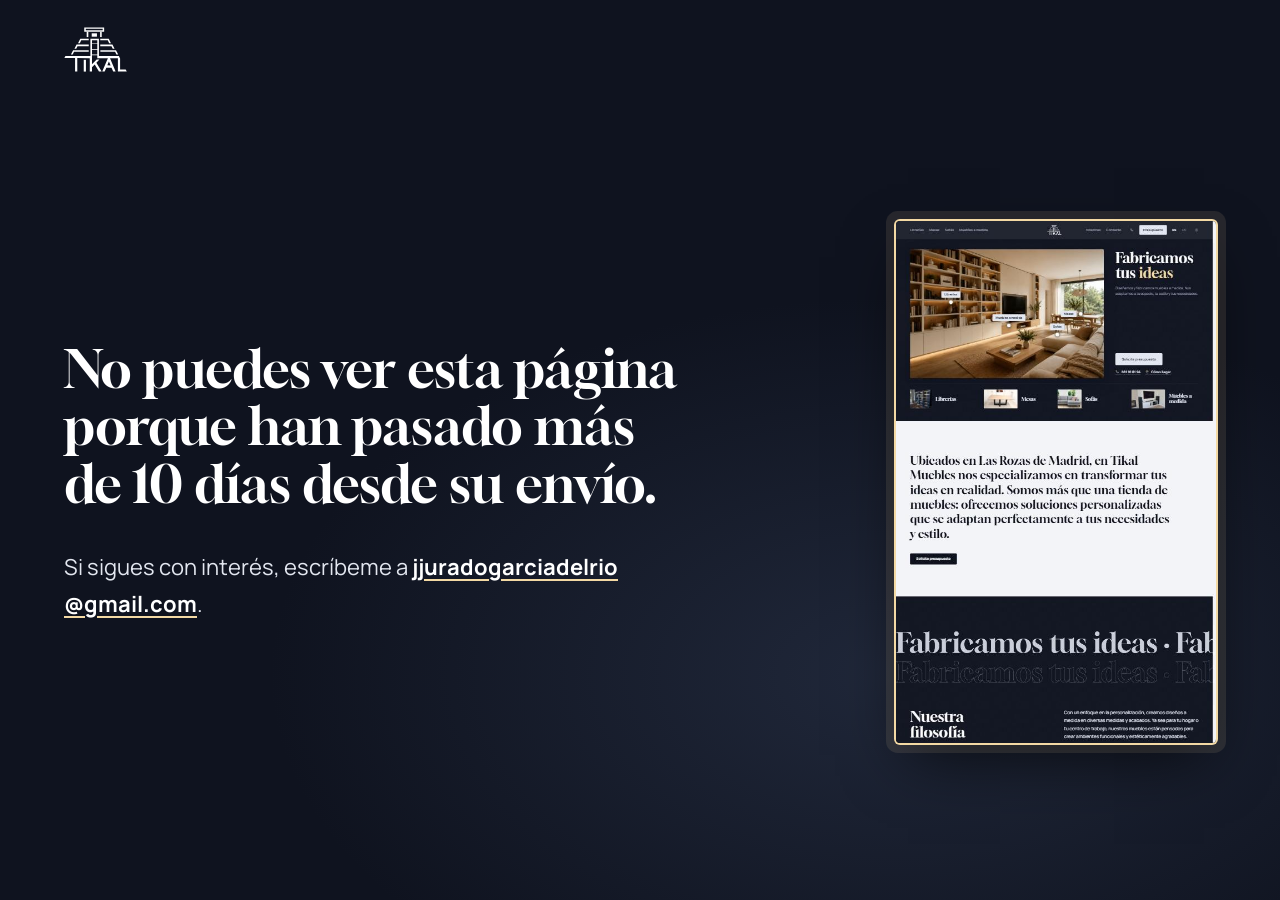
<file: caducada.html>
<!DOCTYPE html>
<html lang="es">
<head>
<meta charset="utf-8">
<meta name="viewport" content="width=device-width, initial-scale=1, viewport-fit=cover">
<title>Propuesta no disponible | Tikal Muebles</title>
<meta name="robots" content="noindex, nofollow">
<meta name="theme-color" content="#0f131f">
<link rel="icon" href="data:image/svg+xml,%3Csvg xmlns='http://www.w3.org/2000/svg' viewBox='0 0 32 32'%3E%3Crect width='32' height='32' rx='4' fill='%230f131f'/%3E%3Cpath d='M10 7h12v3H10zM13 10h6v4h-6zM8 16h16v2H8zM6 20h20v2H6zM4 24h24v3H4z' fill='%23fff'/%3E%3C/svg%3E">
<link rel="preload" href="assets/fonts/gloock-400.woff2" as="font" type="font/woff2" crossorigin>
<style>
  /* Aviso de propuesta caducada: la home entera, en su marco, ya fuera de alcance */
  @font-face { font-family: 'Gloock'; src: url('assets/fonts/gloock-400.woff2') format('woff2'); font-weight: 400; font-display: swap; }
  @font-face { font-family: 'Manrope'; src: url('assets/fonts/manrope.woff2') format('woff2'); font-weight: 300 800; font-display: swap; }
  :root {
    --noche: #0f131f; --noche-2: #1c2130; --noche-3: #2b3242; --basalto: #35415b; --pizarra: #727f9f; --cal: #e3e7f0; --blanco: #fff; --led: #f3d9a4;
    --margen: clamp(20px, 5vw, 72px);
    --muelle: linear(0, .009, .035 2.1%, .141, .281 6.7%, .723 12.9%, .938 16.7%, 1.017, 1.077, 1.121, 1.149 24.3%, 1.159, 1.163, 1.161, 1.154 29.9%, 1.129 32.8%, 1.051 39.6%, 1.017 43.1%, .991, .977 51%, .974 53.8%, .975 57.1%, .997 69.8%, 1.003 76.9%, 1);
    --salida: cubic-bezier(.16, 1, .3, 1);
    --alto: min(58svh, 540px);
  }
  *, *::before, *::after { box-sizing: border-box; margin: 0; padding: 0; }
  body { min-height: 100svh; display: grid; grid-template-rows: auto 1fr; background: radial-gradient(70% 60% at 70% 75%, rgba(53, 65, 91, .45), transparent 70%), var(--noche); color: var(--cal); font: 400 17px/1.7 'Manrope', system-ui, sans-serif; -webkit-font-smoothing: antialiased; overflow-x: clip; }
  img, svg { display: block; max-width: 100%; }
  img { height: auto; }
  .cab { padding: clamp(18px, 3svh, 28px) var(--margen) 0; }
  .cab svg { height: clamp(40px, 5svh, 56px); width: auto; fill: var(--blanco); }
  .aviso { width: 100%; max-width: calc(1180px + 2 * var(--margen)); margin-inline: auto; padding: clamp(32px, 6svh, 72px) var(--margen) clamp(40px, 7svh, 80px); display: grid; grid-template-columns: minmax(0, 1fr); gap: clamp(44px, 7svh, 64px); align-items: center; }
  .texto { display: grid; gap: clamp(26px, 4svh, 40px); justify-items: start; }
  h1 { font: 400 clamp(30px, 1.2rem + 2.6vw, 56px)/1.1 'Gloock', Georgia, serif; color: var(--blanco); max-width: 20ch; text-wrap: balance; }
  .mas { font-size: clamp(18px, 1rem + .5vw, 22px); color: var(--cal); max-width: 34em; }
  .mas a { color: var(--blanco); font-weight: 700; text-decoration-color: var(--led); text-underline-offset: .18em; overflow-wrap: anywhere; }
  .mas a:hover { color: var(--led); }
  .mas a:focus-visible { outline: 2px solid var(--cal); outline-offset: 3px; }
  /* La home entera en su marco: pasa despacio, de arriba abajo */
  .vitrina { justify-self: center; display: grid; justify-items: center; margin: 0; }
  .ventana { display: block; width: min(320px, 72vw); height: var(--alto); overflow: hidden; border-radius: 4px; background: #111; box-shadow: 0 0 0 2px var(--led), 0 0 0 10px rgba(243, 217, 164, .1), 0 24px 60px -12px rgba(0, 0, 0, .7); }
  .ventana:focus-visible { outline: 2px solid var(--cal); outline-offset: 14px; }
  @media (min-width: 900px) { .aviso { grid-template-columns: minmax(0, 7fr) minmax(0, 5fr); column-gap: clamp(48px, 6vw, 96px); } .vitrina { justify-self: end; } }
  @keyframes recorrer { 0%, 6% { transform: none; } 94%, 100% { transform: translateY(calc(-100% + var(--alto))); } }
  @keyframes entrar { from { opacity: 0; transform: translateY(18px); } }
  @keyframes subir { from { opacity: 0; transform: translateY(24px) scale(.96); } }
  @media (prefers-reduced-motion: no-preference) {
    .ventana img { animation: recorrer 52s ease-in-out 1.4s infinite alternate; }
    .vitrina:hover .ventana img, .ventana:focus img { animation-play-state: paused; }
    .texto > * { animation: entrar .9s var(--salida) both; }
    .texto > :nth-child(2) { animation-delay: .12s; } .texto > :nth-child(3) { animation-delay: .24s; }
    .ventana { animation: subir 1s var(--muelle) both; }
  }
  @media (prefers-reduced-motion: reduce) { .ventana { overflow-y: auto; } }
</style>
</head>
<body>
  <header class="cab">
    <svg viewBox="4 21 292 208" role="img" aria-label="Tikal Muebles">
      <path d="M294.22,226.77l-5.07-9.56h-25.77l-0.13-50.62l-5.6-11.19l-92.21,0l-0.06-79.77h-39.36v79.42H10.54l-4.76,9.52l49.34,0.17l0.04,8.86l0.04,53.09l10.31,0.13l-0.18-62.08l57.8,0.18l0.09,35.38l-0.09,26.48l10.4,0l-0.18-20.18l12.6-12.78l13.48,22.73l6.24,10.21l12.44,0.05l-24.49-41.1l14.27-14.27h-12.86l-21.68,21.68v-41.06h24.54l-0.04,13.57l49.03-0.1l-26.12,61.61h11.1l7.93-18.15l23.73,0.12l7.99,18.03h11.04l-25.85-61.74h36.42v61.74L294.22,226.77z M157.86,148.59h-24.44v-22.67h24.44V148.59z M157.86,122.62h-24.44V99.59h24.44V122.62z M157.86,96.89h-24.44V82.21h24.44V96.89z M219.53,198.53l-15.31-0.31l7.47-18.16L219.53,198.53z"/><rect x="95.3" y="172.67" width="10.04" height="54.45"/>
      <polygon points="50.37,135.31 118.39,135.31 118.39,128.5 46.14,128.5 36.03,148 44.26,148"/><polygon points="240.1,135.31 172.08,135.31 172.08,128.5 244.33,128.5 254.44,148 246.21,148"/>
      <polygon points="66.4,109.76 118.39,109.76 118.39,102.29 62.13,102.29 52.3,121.03 60.59,121.03"/><polygon points="223.54,109.76 171.55,109.76 171.55,102.29 227.81,102.29 237.64,121.03 229.35,121.03"/>
      <polygon points="118.39,75.16 79.15,75.16 68.93,95.6 77.27,95.6 83.59,82.66 118.39,82.68"/><polygon points="171.55,75.16 210.79,75.16 221.01,95.6 212.67,95.6 206.36,82.66 171.55,82.68"/>
      <rect x="108.87" y="42.97" width="7.58" height="24.5"/><rect x="170.9" y="42.97" width="7.4" height="24.5"/><rect x="132.13" y="50.19" width="24.14" height="15.51"/>
      <path d="M97.59,22.88v20.09h91.99V22.88H97.59z M182.89,36.27h-78.25v-6.7h78.25V36.27z"/>
    </svg>
  </header>
  <main class="aviso">
    <div class="texto">
      <h1>No puedes ver esta página porque han pasado más de 10 días desde su envío.</h1>
      <p class="mas">Si sigues con interés, escríbeme a <a href="mailto:jjuradogarciadelrio@gmail.com?subject=Propuesta%20web%20Tikal%20Muebles">jjuradogarciadelrio<wbr>@gmail.com</a>.</p>
    </div>
    <figure class="vitrina">
      <span class="ventana" tabindex="0" aria-label="Miniatura de la home completa">
        <img src="assets/img/home-entera.jpg" width="576" height="4687" alt="Miniatura de la home propuesta para Tikal Muebles, completa de arriba abajo: su salón con su lema y, debajo, lo que fabrican; la intro, la filosofía, los proyectos, los trabajos reales, el catálogo, los sofás y sus telas, las mesas, la experiencia del equipo y la visita a la tienda con el formulario">
      </span>
    </figure>
  </main>
</body>
</html>
</file>
<file: assets/css/global.css>
/* =====================================================================
   TIKAL MUEBLES · Propuesta de homepage · v2 «De la idea al mueble»
   «Fabricamos tus ideas», hecho visible: sus fotos aparecen primero como
   el boceto de una idea y se convierten en el mueble real. Su azul noche,
   la luz cálida de sus librerías y una serif editorial (Gloock).
   global.css: tokens, base, tipografía, botones, cabecera, menú, pie,
   visor, fijos y movimiento común.
   ===================================================================== */

/* ---------- Fuentes autoalojadas (Google Fonts, OFL, subconjunto latino) ---------- */
@font-face { font-family: 'Gloock'; src: url('../fonts/gloock-400.woff2') format('woff2'); font-style: normal; font-weight: 400; font-display: swap; unicode-range: U+0000-00FF, U+0131, U+0152-0153, U+02BB-02BC, U+02C6, U+02DA, U+02DC, U+0304, U+0308, U+0329, U+2000-206F, U+20AC, U+2122, U+2191, U+2193, U+2212, U+2215, U+FEFF, U+FFFD; }
@font-face { font-family: 'Manrope'; src: url('../fonts/manrope.woff2') format('woff2'); font-style: normal; font-weight: 300 800; font-display: swap; unicode-range: U+0000-00FF, U+0131, U+0152-0153, U+02BB-02BC, U+02C6, U+02DA, U+02DC, U+0304, U+0308, U+0329, U+2000-206F, U+20AC, U+2122, U+2191, U+2193, U+2212, U+2215, U+FEFF, U+FFFD; }

/* ---------- Tokens: su paleta medida en su CSS ---------- */
:root {
  --noche: #0f131f;          /* su cabecera y su pie */
  --noche-2: #161b2a;
  --noche-3: #232a3b;
  --basalto: #35415b;        /* su secundario */
  --pizarra: #727f9f;        /* su primario y sus enlaces */
  --pizarra-clara: #a3acc4;
  --cal: #e3e7f0;            /* su banda clara */
  --niebla: #f2f4f7;         /* su fondo */
  --tinta: #1D1D1B;          /* su texto */
  --blanco: #ffffff;
  --led: #f3d9a4;            /* la luz cálida de sus baldas: solo luz, nunca superficie */
  --led-fuerte: #e9c27a;

  --s-niebla: var(--niebla);
  --s-cal: var(--cal);
  --s-carta: var(--blanco);
  --t-fuerte: var(--noche);
  --t-texto: var(--tinta);
  --t-suave: #4d5874;
  --borde: rgba(53, 65, 91, .18);

  --f-titular: 'Gloock', 'Playfair Display', Georgia, serif;
  --f-texto: 'Manrope', 'Segoe UI', system-ui, sans-serif;

  --e1: 4px; --e2: 8px; --e3: 12px; --e4: 16px; --e5: 24px; --e6: 32px; --e7: 48px; --e8: 64px; --e9: 96px;
  --margen: clamp(16px, 4.4vw, 112px);
  --ancho: 1320px;
  --seccion: clamp(80px, 10vw, 168px);

  /* sombras tintadas de su noche, en tres capas */
  --sombra-base: 0 1px 2px rgba(15, 19, 31, .12), 0 3px 8px rgba(15, 19, 31, .08);
  --sombra-elevada: 0 6px 14px rgba(15, 19, 31, .14), 0 18px 36px -12px rgba(15, 19, 31, .3);
  --sombra-flotante: 0 24px 60px -14px rgba(15, 19, 31, .5), 0 10px 24px rgba(15, 19, 31, .22);

  --muelle: linear(0, .009, .035 2.1%, .141, .281 6.7%, .723 12.9%, .938 16.7%, 1.017, 1.077, 1.121, 1.149 24.3%, 1.159, 1.163, 1.161, 1.154 29.9%, 1.129 32.8%, 1.051 39.6%, 1.017 43.1%, .991, .977 51%, .974 53.8%, .975 57.1%, .997 69.8%, 1.003 76.9%, 1);
  --muelle-suave: linear(0, .006, .025 2.8%, .101 6.1%, .539 18.9%, .721 25.3%, .849 31.5%, .937 38.1%, .968 41.8%, .991 45.7%, 1.006 50.1%, 1.015 55%, 1.017 63.9%, 1.001);
  --salida: cubic-bezier(.16, 1, .3, 1);

  --cab-h: 64px;
}
@media (min-width: 768px) { :root { --cab-h: 72px; } }
@media (min-width: 1200px) { :root { --cab-h: 80px; } }
@media (min-width: 1800px) { :root { --cab-h: 88px; } }
@media (min-width: 2400px) { :root { --cab-h: 100px; --ancho: 1680px; } }
@media (max-height: 500px) and (orientation: landscape) { :root { --cab-h: 52px; } }

/* Medidas del hero, compartidas con la cabecera: el menú empieza donde empieza la foto
   y termina donde termina el hero. --vp es el ancho útil de la ventana (lo pone el
   primer script, sin la barra de desplazamiento). */
:root { --vp: 100vw; --h-alto: calc(100vh - var(--cab-h)); --h-hp: clamp(14px, 2.6vh, 40px); }
@supports (height: 100svh) { :root { --h-alto: calc(100svh - var(--cab-h)); --h-hp: clamp(14px, 2.6svh, 40px); } }
@media (min-width: 900px) and (min-aspect-ratio: 4/3) and (min-height: 501px) {
  :root {
    --h-col: clamp(280px, 26vw, 520px); --h-gap: clamp(32px, 3.6vw, 72px); --h-gapv: clamp(16px, 2.6vh, 36px); --h-tira: clamp(96px, 13.5vh, 156px);
    --h-fw: min(var(--vp) - 2 * var(--margen) - var(--h-col) - var(--h-gap), (var(--h-alto) - 2 * var(--h-hp) - var(--h-tira) - var(--h-gapv)) * 1.5);
    --h-ancho: calc(var(--h-fw) + var(--h-gap) + var(--h-col));
  }
}
@media (min-width: 900px) and (min-aspect-ratio: 4/3) and (min-height: 501px) and (max-height: 640px) { :root { --h-tira: 86px; } }

:root[data-theme="dark"] {
  --s-niebla: #10141f; --s-cal: #171c2b; --s-carta: #1e2435;
  --t-fuerte: var(--blanco); --t-texto: #e8ebf2; --t-suave: #b3bbcf; --borde: rgba(163, 172, 196, .2);
  color-scheme: dark;
}

/* ---------- Base ---------- */
*, *::before, *::after { box-sizing: border-box; }
html { scrollbar-gutter: stable; -webkit-text-size-adjust: 100%; text-size-adjust: 100%; scroll-behavior: smooth; scroll-padding-top: calc(var(--cab-h) + 12px); }
body { margin: 0; padding-top: var(--cab-h); background: var(--s-niebla); color: var(--t-texto); font: 400 17px/1.7 var(--f-texto); -webkit-font-smoothing: antialiased; overflow-x: clip; }
img, svg { display: block; max-width: 100%; }
img { height: auto; }
a { color: inherit; }
ul, ol { list-style: none; margin: 0; padding: 0; }
p { margin: 0; }
h1, h2, h3 { margin: 0; font-weight: 400; }
button { font: inherit; color: inherit; background: none; border: 0; padding: 0; cursor: pointer; }
input, select, textarea { font: inherit; color: inherit; }
.ic { width: 1.2em; height: 1.2em; flex: none; fill: none; stroke: currentColor; stroke-width: 1.7; stroke-linecap: round; stroke-linejoin: round; }
.vh { position: absolute !important; width: 1px; height: 1px; overflow: hidden; clip-path: inset(50%); white-space: nowrap; }
.envoltura { width: min(100% - 2 * var(--margen), var(--ancho)); margin-inline: auto; }
.saltar { position: fixed; left: 12px; top: 12px; z-index: 100; display: inline-flex; align-items: center; min-height: 44px; padding: 0 18px; border-radius: 999px; background: var(--cal); color: var(--noche); font-weight: 700; text-decoration: none; transform: translateY(-160%); transition: transform .4s var(--muelle); }
.saltar:focus-visible { transform: none; outline: 2px solid var(--blanco); outline-offset: 2px; }

/* ---------- Tipografía de sección: el titular sostiene la sección solo (sin antetítulos) ---------- */
.titular { font: 400 clamp(34px, 1.1rem + 3.5vw, 90px)/1.02 var(--f-titular); letter-spacing: 0; color: var(--t-fuerte); text-wrap: balance; }
.titular-m { font: 400 clamp(25px, 1rem + 1.4vw, 42px)/1.12 var(--f-titular); color: var(--t-fuerte); text-wrap: balance; }
.entrada { font-size: clamp(17px, 1rem + .35vw, 21px); line-height: 1.7; color: var(--t-suave); max-width: 36em; text-wrap: pretty; }
.linea { display: block; overflow: clip; padding-bottom: .1em; margin-bottom: -.1em; }
.linea > span { display: inline-block; }

.mas { margin-top: var(--e4); }
.mas > summary { display: inline-flex; align-items: center; gap: 10px; min-height: 44px; cursor: pointer; list-style: none; font-weight: 700; color: var(--t-fuerte); border-radius: 999px; }
.mas > summary::-webkit-details-marker { display: none; }
.mas > summary::after { content: ""; width: 9px; height: 9px; border-right: 2px solid currentColor; border-bottom: 2px solid currentColor; transform: translateY(-3px) rotate(45deg); transition: transform .45s var(--muelle); }
.mas[open] > summary::after { transform: translateY(2px) rotate(225deg); }
.mas > summary:hover { color: var(--pizarra); }
.mas > summary:focus-visible { outline: 2px solid var(--pizarra); outline-offset: 4px; }
.mas > summary:active { transform: translateY(1px); }
.mas > p { margin-top: var(--e2); color: var(--t-suave); max-width: 36em; animation: abrir-mas .5s var(--salida); }
@keyframes abrir-mas { from { opacity: 0; transform: translateY(-6px); } }

/* =====================================================================
   BOTONES · píldoras: al pasar, el color entra barriendo desde la izquierda
   y el icono hace su gesto. El principal va marcado; si el cursor está en
   otro botón del grupo, el principal se apaga.
   ===================================================================== */
.btn {
  --fondo: var(--noche); --texto: var(--blanco); --barrido: var(--basalto); --texto-h: var(--blanco); --borde-b: transparent;
  position: relative; isolation: isolate; overflow: hidden; display: inline-flex; align-items: center; justify-content: center; gap: 10px;
  min-height: 50px; padding: 0 28px; border-radius: 4px; background: var(--fondo); color: var(--texto);
  box-shadow: inset 0 0 0 1px var(--borde-b);
  font: 600 15px/1.1 var(--f-texto); letter-spacing: .02em; text-decoration: none; white-space: nowrap; cursor: pointer;
  transition: transform .5s var(--muelle), color .25s ease; -webkit-tap-highlight-color: transparent;
}
.btn::before { content: ""; position: absolute; inset: 0; z-index: -1; border-radius: inherit; background: var(--barrido); transform: scaleX(0); transform-origin: 0 50%; transition: transform .55s var(--salida); }
.btn:hover::before, .btn:focus-visible::before { transform: scaleX(1); }
.btn:hover, .btn:focus-visible { color: var(--texto-h); transform: translateY(-1px); }
.btn:active { transform: scale(.96); transition-duration: .12s; }
.btn:focus-visible { outline: 2px solid var(--pizarra); outline-offset: 3px; }
.btn .ic { transition: transform .5s var(--muelle); }
.btn:hover .ic { transform: translateX(2px) rotate(-6deg); }
.btn-claro { --fondo: var(--cal); --texto: var(--noche); --barrido: var(--led); --texto-h: var(--noche); }
.btn-hueco { --fondo: transparent; --texto: var(--cal); --barrido: var(--cal); --texto-h: var(--noche); --borde-b: rgba(227, 231, 240, .38); }
.btn-linea { --fondo: transparent; --texto: var(--t-fuerte); --barrido: var(--noche); --texto-h: var(--blanco); --borde-b: rgba(53, 65, 91, .35); }
:root[data-theme="dark"] .btn-linea { --barrido: var(--cal); --texto-h: var(--noche); --borde-b: rgba(227, 231, 240, .4); }
:root[data-theme="dark"] .btn:not(.btn-claro):not(.btn-hueco):not(.btn-linea) { --fondo: var(--cal); --texto: var(--noche); --barrido: var(--led); --texto-h: var(--noche); }
.grupo:has(.btn:not(.btn-principal):hover) .btn-principal { --fondo: transparent; --texto: currentColor; box-shadow: inset 0 0 0 1px currentColor; }
.btn-peq { min-height: 44px; padding: 0 20px; font-size: 14px; }
.botones { display: flex; flex-wrap: wrap; gap: 14px 16px; align-items: center; }

/* =====================================================================
   CABECERA: fija y siempre visible. El logo en el centro; a su izquierda,
   lo que fabrican; a su derecha, la casa, el teléfono y el presupuesto.
   Todo lleva a sus páginas (no a la home). Al pasar, una línea de luz.
   ===================================================================== */
.cab {
  position: fixed; top: 0; left: 0; right: 0; z-index: 50; height: var(--cab-h);
  padding: 0 var(--margen);
  background: rgba(15, 19, 31, .92); color: var(--cal);
  -webkit-backdrop-filter: blur(16px) saturate(1.2); backdrop-filter: blur(16px) saturate(1.2);
  box-shadow: 0 1px 0 rgba(227, 231, 240, .07);
}
/* la caja del menú mide lo mismo que el hero y está centrada como él */
.cab-in { width: min(100%, var(--h-ancho, 100%)); height: 100%; margin-inline: auto; display: grid; grid-template-columns: minmax(0, 1fr) auto minmax(0, 1fr); align-items: center; column-gap: clamp(12px, 2.4vw, 48px); }
.cab-izq { justify-self: start; display: flex; align-items: center; min-width: 0; }
.cab-der { justify-self: end; display: flex; align-items: center; gap: clamp(4px, .8vw, 14px); min-width: 0; }
.cab-logo { justify-self: center; display: flex; align-items: center; justify-content: center; min-width: 44px; min-height: 44px; border-radius: 4px; }
.cab-logo:focus-visible { outline: 2px solid var(--cal); outline-offset: 6px; }
.logo { height: calc(var(--cab-h) * .58); width: auto; aspect-ratio: 292 / 208; fill: var(--blanco); }
.cab-menu, .cab-casa { display: none; }
.cab-menu ul, .cab-casa ul { display: flex; align-items: center; gap: clamp(10px, 1.7vw, 34px); }
.m-link { position: relative; display: inline-flex; align-items: center; min-height: 44px; color: var(--pizarra-clara); text-decoration: none; font: 500 clamp(13.5px, .25vw + 10.5px, 15px)/1 var(--f-texto); letter-spacing: .04em; white-space: nowrap; transition: color .3s ease; }
.m-link::after { content: ""; position: absolute; left: 0; right: 0; bottom: 11px; height: 1px; background: var(--led); transform: scaleX(0); transition: transform .5s var(--salida); }
.m-link:hover, .m-link:focus-visible { color: var(--blanco); }
.m-link:hover::after, .m-link:focus-visible::after { transform: scaleX(1); }
.m-link:focus-visible { outline: 2px solid var(--cal); outline-offset: 3px; border-radius: 2px; }
.m-link:active { transform: translateY(1px); }
.cab-tel { display: inline-flex; align-items: center; justify-content: center; gap: 8px; min-width: 44px; min-height: 44px; padding: 0 10px; border-radius: 4px; color: var(--cal); text-decoration: none; font: 600 14px/1 var(--f-texto); letter-spacing: .03em; white-space: nowrap; transition: background-color .2s ease, color .2s ease; }
.cab-tel:hover { background: rgba(227, 231, 240, .08); color: var(--blanco); }
.cab-tel:hover .ic { animation: sonar .5s ease-in-out; }
.cab-tel:active { transform: scale(.96); }
.cab-tel:focus-visible { outline: 2px solid var(--cal); outline-offset: 2px; }
@keyframes sonar { 20% { transform: rotate(-14deg); } 40% { transform: rotate(12deg); } 60% { transform: rotate(-8deg); } 80% { transform: rotate(5deg); } }
.cab-tel-txt { display: none; }
.cab .btn-presu { display: none; min-height: 44px; padding: 0 18px; font-size: 13.5px; letter-spacing: .04em; }
.idioma { display: none; align-items: center; gap: 0; font: 600 13px/1 var(--f-texto); letter-spacing: .06em; }
.idioma a { display: inline-flex; align-items: center; justify-content: center; min-width: 44px; min-height: 44px; border-radius: 4px; color: var(--pizarra); text-decoration: none; transition: color .2s ease, background-color .2s ease; }
.idioma a[aria-current] { color: var(--blanco); }
.idioma a:hover { color: var(--blanco); background: rgba(227, 231, 240, .08); }
.idioma a:focus-visible { outline: 2px solid var(--cal); outline-offset: 0; }
.idioma a:active { transform: scale(.95); }
/* interruptor Claro / Oscuro (en el menú móvil, con sus palabras) */
.tema { display: none; align-items: center; gap: 8px; min-height: 44px; padding: 0 4px; color: var(--pizarra-clara); font: 600 14px/1 var(--f-texto); border-radius: 999px; }
.tema-pista { position: relative; width: 44px; height: 24px; border-radius: 12px; background: var(--noche-3); box-shadow: inset 0 0 0 1px rgba(163, 172, 196, .35); }
.tema-bola { position: absolute; left: 3px; top: 3px; width: 18px; height: 18px; border-radius: 50%; background: var(--cal); transition: transform .45s var(--muelle), background-color .3s ease; }
.tema[aria-pressed="true"] .tema-bola { transform: translateX(20px); background: var(--led); }
.tema:hover .tema-pista { box-shadow: inset 0 0 0 1.5px var(--cal); }
.tema:hover { color: var(--blanco); }
.tema:focus-visible { outline: 2px solid var(--cal); outline-offset: 2px; }
.tema:active .tema-bola { transform: scale(.85); }
.tema[aria-pressed="true"]:active .tema-bola { transform: translateX(20px) scale(.85); }
.tema-txt { display: none; }
/* en la cabecera, solo un icono: el sol o la luna */
.tema-ic { position: relative; justify-content: center; width: 44px; padding: 0; border-radius: 4px; transition: background-color .2s ease, color .2s ease; }
.tema-ic .ic { position: absolute; width: 19px; height: 19px; transition: transform .6s var(--muelle), opacity .3s ease; }
.tema-ic .ic-luna { opacity: 0; transform: rotate(-60deg) scale(.6); }
.tema-ic[aria-pressed="true"] .ic-sol { opacity: 0; transform: rotate(60deg) scale(.6); }
.tema-ic[aria-pressed="true"] .ic-luna { opacity: 1; transform: none; color: var(--led); }
.tema-ic:hover { background: rgba(227, 231, 240, .08); }
.tema-ic:active .ic { scale: .85; }
.cab-menu-btn { display: inline-flex; align-items: center; gap: 12px; min-width: 44px; min-height: 44px; padding: 0 10px; margin-left: -10px; border-radius: 4px; color: var(--cal); font: 600 14px/1 var(--f-texto); letter-spacing: .04em; transition: color .2s ease; }
.cab-menu-btn:hover { color: var(--blanco); }
.cab-menu-btn:hover .hamb span { transform: scaleX(.6); }
.cab-menu-btn:active { transform: scale(.96); }
.cab-menu-btn:focus-visible { outline: 2px solid var(--cal); outline-offset: 2px; }
.hamb { position: relative; width: 24px; height: 12px; }
.hamb::before, .hamb::after, .hamb span { content: ""; position: absolute; left: 0; right: 0; height: 1.5px; border-radius: 2px; background: currentColor; transform-origin: 0 50%; transition: transform .45s var(--muelle), opacity .2s ease; }
.hamb::before { top: 0; } .hamb span { top: 5px; } .hamb::after { top: 10px; }
.menu-abierto .hamb::before { transform-origin: 50% 50%; transform: translateY(5px) rotate(45deg); }
.menu-abierto .hamb span { opacity: 0; }
.menu-abierto .hamb::after { transform-origin: 50% 50%; transform: translateY(-5px) rotate(-45deg); }
@media (max-width: 479px) { .cab-menu-txt { position: absolute; width: 1px; height: 1px; overflow: hidden; clip-path: inset(50%); white-space: nowrap; } }
@media (min-width: 700px) and (min-height: 501px) { .cab .btn-presu { display: inline-flex; } }
@media (min-width: 1200px) {
  .cab-menu, .cab-casa { display: block; }
  .cab-casa { margin-right: clamp(6px, 1vw, 18px); }
  .idioma, .tema { display: flex; }
  .cab-menu-btn { display: none; }
}
@media (min-width: 1600px) { .cab-tel-txt { display: inline; } }
@media (max-width: 699px), (max-height: 500px) { .cab-tel { margin-right: -12px; } }
@media (min-width: 1200px) { .tema-ic { margin-right: -12.5px; } }

/* Menú móvil: a pantalla completa, enlaces grandes que entran uno a uno */
.menu-movil { position: fixed; z-index: 45; inset: var(--cab-h) 0 0; overflow-y: auto; overscroll-behavior: contain; padding: clamp(20px, 5svh, 48px) var(--margen) calc(28px + env(safe-area-inset-bottom)); background: var(--noche); color: var(--cal); visibility: hidden; opacity: 0; transition: opacity .3s ease, visibility 0s .3s; }
.menu-abierto .menu-movil { visibility: visible; opacity: 1; transition-delay: 0s; }
.menu-abierto, .menu-abierto body { overflow: hidden; }
.mm-lista li { overflow: clip; border-bottom: 1px solid rgba(163, 172, 196, .14); }
.mm-lista a { display: flex; align-items: center; justify-content: space-between; gap: 16px; min-height: 64px; color: var(--cal); text-decoration: none; font: 400 clamp(30px, 8vw, 46px)/1.1 var(--f-titular); transform: translateY(100%); transition: transform .7s var(--muelle-suave), color .2s ease; transition-delay: calc(var(--i) * 50ms); }
.menu-abierto .mm-lista a { transform: none; }
.mm-lista a:hover, .mm-lista a:focus-visible { color: var(--led); }
.mm-lista a:focus-visible { outline: 2px solid var(--cal); outline-offset: -2px; }
.mm-lista a:active { transform: translateX(4px); }
.mm-pie { display: flex; flex-wrap: wrap; align-items: center; gap: 14px 18px; margin-top: 28px; }
.mm-pie .idioma, .mm-pie .tema { display: flex; }
.mm-pie .tema-txt { display: inline; }

/* =====================================================================
   FIJOS: botón flotante (escritorio) y barra (móvil), tras el hero
   ===================================================================== */
.flotante { position: fixed; right: clamp(16px, 2.4vw, 48px); bottom: clamp(16px, 3svh, 40px); z-index: 40; visibility: hidden; opacity: 0; transform: translateY(18px); transition: transform .55s var(--muelle), opacity .25s ease, visibility 0s .55s; box-shadow: var(--sombra-flotante); }
.ver-fijos .flotante { visibility: visible; opacity: 1; transform: none; transition-delay: 0s; }
.en-contacto .flotante { visibility: hidden; opacity: 0; transform: translateY(18px); }
.barra-movil { position: fixed; left: 0; right: 0; bottom: 0; z-index: 40; display: grid; grid-template-columns: 1fr 1fr 1.25fr; gap: 6px; padding: 8px 8px calc(8px + env(safe-area-inset-bottom)); background: rgba(15, 19, 31, .96); -webkit-backdrop-filter: blur(12px); backdrop-filter: blur(12px); box-shadow: 0 -1px 0 rgba(163, 172, 196, .16); visibility: hidden; transform: translateY(110%); transition: transform .55s var(--muelle), visibility 0s .55s; }
.ver-fijos .barra-movil { visibility: visible; transform: none; transition-delay: 0s; }
.barra-movil a { display: flex; align-items: center; justify-content: center; gap: 7px; min-height: 48px; border-radius: 4px; color: var(--cal); font: 700 14px/1 var(--f-texto); text-decoration: none; background: var(--noche-3); transition: background-color .2s ease; }
.barra-movil a:hover, .barra-movil a:active { background: var(--basalto); }
.barra-movil a:focus-visible { outline: 2px solid var(--cal); outline-offset: 1px; }
.barra-movil .bm-presu { background: var(--cal); color: var(--noche); }
.barra-movil .bm-presu:hover { background: var(--led); }
@media (min-width: 1024px) and (pointer: fine) { .barra-movil { display: none; } }
@media (max-width: 1023px), (pointer: coarse) { .flotante { display: none; } body { padding-bottom: 72px; } }

/* =====================================================================
   VISOR: la foto entera, a su proporción, con su título
   ===================================================================== */
.visor { position: fixed; inset: 0; width: 100%; max-width: none; height: 100%; max-height: none; margin: 0; padding: 0; border: 0; background: rgba(9, 12, 20, .95); color: var(--cal); overflow: hidden; }
.visor::backdrop { background: transparent; }
.visor[open] { display: grid; grid-template-rows: 1fr auto; }
.v-escena { position: relative; display: flex; align-items: center; justify-content: center; min-height: 0; padding: clamp(56px, 7svh, 88px) clamp(12px, 6vw, 120px) 8px; }
.v-foto { max-width: 100%; max-height: 100%; width: auto; height: auto; object-fit: contain; border-radius: 3px; box-shadow: var(--sombra-flotante); }
/* al pasar de foto: sin saltos, un fundido corto (la siguiente ya está cargada) */
.v-foto.cambia { animation: v-cambia .28s ease-out; }
@keyframes v-cambia { from { opacity: .2; } }
.v-pie { display: flex; align-items: center; justify-content: space-between; gap: 16px; padding: 12px clamp(12px, 6vw, 120px) calc(16px + env(safe-area-inset-bottom)); }
.v-titulo { font: 600 clamp(15px, 1.1vw, 18px)/1.4 var(--f-texto); max-width: 60ch; }
.v-cuenta { font-variant-numeric: tabular-nums; color: var(--pizarra-clara); white-space: nowrap; }
.v-btn { position: absolute; z-index: 2; display: inline-flex; align-items: center; justify-content: center; width: 52px; height: 52px; border-radius: 50%; background: rgba(35, 42, 59, .85); color: var(--cal); box-shadow: inset 0 0 0 1px rgba(227, 231, 240, .2); transition: transform .45s var(--muelle), background-color .2s ease, color .2s ease; }
.v-btn:hover { background: var(--cal); color: var(--noche); transform: scale(1.08); }
.v-btn:active { transform: scale(.94); }
.v-btn:focus-visible { outline: 2px solid var(--cal); outline-offset: 3px; }
.v-cerrar { top: 12px; right: 12px; } .v-ant { left: 12px; top: 50%; margin-top: -26px; } .v-sig { right: 12px; top: 50%; margin-top: -26px; }
.v-btn .ic { width: 22px; height: 22px; }

/* =====================================================================
   PIE
   ===================================================================== */
.pie { position: relative; overflow: clip; background: var(--noche); color: var(--cal); padding: clamp(64px, 8vw, 120px) 0 28px; }
.pie a { color: var(--cal); text-decoration: none; }
.pie-lema { font: 400 clamp(54px, 10vw, 170px)/.9 var(--f-titular); color: transparent; -webkit-text-stroke: 1px rgba(227, 231, 240, .28); white-space: nowrap; margin-bottom: clamp(40px, 6vw, 80px); }
.pie-lema span { display: inline-block; animation: deriva-lema 46s linear infinite; }
@keyframes deriva-lema { to { transform: translateX(-50%); } }
.pie.fuera .pie-lema span { animation-play-state: paused; }
.pie-rejilla { display: grid; gap: 40px 32px; grid-template-columns: minmax(0, 1fr); }
@media (min-width: 640px) { .pie-rejilla { grid-template-columns: repeat(2, minmax(0, 1fr)); } }
@media (min-width: 1100px) { .pie-rejilla { grid-template-columns: 1.2fr repeat(4, minmax(0, 1fr)); } }
.pie-logo { display: inline-flex; min-height: 44px; border-radius: 4px; }
.pie-logo svg { width: clamp(120px, 11vw, 170px); height: auto; fill: var(--blanco); }
.pie-logo:focus-visible { outline: 2px solid var(--cal); outline-offset: 6px; }
.pie h2 { font: 700 15px/1.3 var(--f-texto); color: var(--blanco); margin-bottom: 12px; }
.pie-h2-sep { margin-top: 28px; }
.pie li a, .pie-dato a { position: relative; display: inline-flex; align-items: center; gap: 8px; min-height: 44px; color: var(--cal); transition: color .2s ease; }
.pie li a::after, .pie-dato a::after { content: ""; position: absolute; left: 0; right: 0; bottom: 10px; height: 1px; background: var(--led); transform: scaleX(0); transform-origin: 0 50%; transition: transform .45s var(--salida); }
.pie li a:hover, .pie-dato a:hover { color: var(--blanco); }
.pie li a:hover::after, .pie-dato a:hover::after { transform: scaleX(1); }
.pie li a:focus-visible, .pie-dato a:focus-visible { outline: 2px solid var(--cal); outline-offset: 2px; }
.pie li a:active, .pie-dato a:active { transform: translateY(1px); }
.pie-dato { color: var(--pizarra-clara); line-height: 1.6; }
.horario { width: 100%; border-collapse: collapse; font-size: 15px; color: var(--pizarra-clara); }
.horario td { padding: 4px 0; }
.horario td:last-child { text-align: right; font-variant-numeric: tabular-nums; }
.horario tr.hoy td { color: var(--led); font-weight: 700; }
.pie-legal { margin-top: clamp(40px, 5vw, 72px); padding-top: 24px; border-top: 1px solid var(--noche-3); display: grid; gap: 20px; font-size: 14px; color: var(--pizarra-clara); }
@media (min-width: 900px) { .pie-legal { grid-template-columns: minmax(0, 1fr) minmax(0, 520px); align-items: end; } }
.pie-legal p + p { margin-top: 4px; }
.kit { display: block; width: min(100%, 520px); padding: 10px 14px; background: var(--blanco); border-radius: 3px; }
.kit img { width: 100%; height: auto; }
.pie-abajo { display: flex; flex-wrap: wrap; align-items: center; justify-content: space-between; gap: 12px 24px; margin-top: 18px; }
.pie-abajo .idioma { display: flex; }
.arriba { display: inline-flex; align-items: center; gap: 8px; min-height: 44px; font-weight: 700; color: var(--cal); text-decoration: none; }
.arriba .ic { transition: transform .45s var(--muelle); }
.arriba:hover { color: var(--blanco); }
.arriba:hover .ic { transform: translateY(-4px); }
.arriba:focus-visible { outline: 2px solid var(--cal); outline-offset: 2px; }

/* =====================================================================
   MOVIMIENTO COMÚN: .revelar entra al verse (main.js pone .visto)
   ===================================================================== */
.js:not(.ss) .revelar:not(.visto) .linea > span { transform: translateY(110%) rotate(2deg); }
.js:not(.ss) .revelar .linea > span { transition: transform 1s var(--muelle-suave); transform-origin: 0 100%; }
.js:not(.ss) .revelar .linea:nth-child(2) > span { transition-delay: .08s; }
.js:not(.ss) .revelar .linea:nth-child(3) > span { transition-delay: .16s; }
.js:not(.ss) .revelar:not(.visto) .sube { opacity: 0; transform: translateY(26px); }
.js:not(.ss) .revelar .sube { transition: opacity .7s ease, transform 1s var(--muelle-suave); transition-delay: calc(var(--d, 0) * 90ms + 120ms); }

.ss *, .ss *::before, .ss *::after { animation: none !important; transition: none !important; }
@media (prefers-reduced-motion: reduce) {
  *, *::before, *::after { animation-duration: .01ms !important; animation-iteration-count: 1 !important; transition-duration: .01ms !important; scroll-behavior: auto !important; }
}

/* =====================================================================
   TEXTURA: grano muy fino en los fondos de su azul noche
   ===================================================================== */
.grano { position: relative; isolation: isolate; }
.grano::before { content: ""; position: absolute; inset: 0; z-index: -1; pointer-events: none; opacity: .07; background-image: url("data:image/svg+xml,%3Csvg xmlns='http://www.w3.org/2000/svg' width='180' height='180'%3E%3Cfilter id='n'%3E%3CfeTurbulence type='fractalNoise' baseFrequency='.85' numOctaves='2' stitchTiles='stitch'/%3E%3CfeColorMatrix values='0 0 0 0 1 0 0 0 0 1 0 0 0 0 1 0 0 0 .55 0'/%3E%3C/filter%3E%3Crect width='100%25' height='100%25' filter='url(%23n)'/%3E%3C/svg%3E"); }
</file>
<file: assets/css/home.css>
/* =====================================================================
   TIKAL MUEBLES · home.css · v2 «De la idea al mueble»
   Bloques en el orden de su home. Alternan su azul noche y sus claros.
   Solo se animan transform y opacity.
   ===================================================================== */

/* ---------- Secciones oscuras: su noche, con titulares en blanco ---------- */
.filosofia, .trabajos, .sofas, .mesas { color: var(--cal); }
:is(.filosofia, .trabajos, .sofas, .mesas) .titular, :is(.filosofia, .trabajos, .sofas, .mesas) .titular-m { color: var(--blanco); }
:is(.filosofia, .trabajos, .sofas, .mesas) .entrada { color: var(--pizarra-clara); }
:is(.filosofia, .sofas, .mesas) .mas > summary { color: var(--blanco); }
:is(.filosofia, .sofas, .mesas) .mas > summary:hover { color: var(--led); }
:is(.filosofia, .sofas, .mesas) .mas > summary:focus-visible { outline-color: var(--cal); }
:is(.filosofia, .sofas, .mesas) .mas > p { color: var(--pizarra-clara); }
:is(.filosofia, .trabajos, .sofas, .mesas) .btn:not(.btn-claro):not(.btn-hueco):not(.btn-linea) { --fondo: var(--cal); --texto: var(--noche); --barrido: var(--led); --texto-h: var(--noche); }
:is(.filosofia, .trabajos, .sofas, .mesas) .btn:focus-visible { outline-color: var(--cal); }

/* =====================================================================
   1 · HERO · primero, su salón, entero; al lado, solo su lema (con la
   palabra que cambia al recorrer sus muebles), una frase y el presupuesto.
   Debajo, a la vista desde el primer momento, lo que fabrican: librerías,
   mesas, sofás y muebles a medida. Al cargar, una puerta de palillería de
   roble abre sus lamas. La foto no se mueve.
   ===================================================================== */
.hero {
  --alto: var(--h-alto);
  --hp: var(--h-hp);
  position: relative; isolation: isolate; overflow: clip;
  min-height: var(--alto); display: grid; place-items: center;
  background: radial-gradient(55% 60% at 32% 42%, rgba(243, 217, 164, .07), transparent 70%), var(--noche);
  color: var(--cal);
}

/* Vertical (móvil y tableta): titular · foto · frase · presupuesto · lo que fabrican */
.hero-marco { position: relative; width: 100%; min-height: var(--alto); display: grid; grid-template-columns: minmax(0, 1fr); grid-template-areas: "titulo" "foto" "entradilla" "acciones" "cats"; align-content: space-evenly; row-gap: clamp(10px, 1.9vh, 22px); padding: var(--hp) 0; }
.hero-lado { display: contents; }
.hero-titulo { grid-area: titulo; padding-inline: var(--margen); font: 400 clamp(36px, min(13vw, 6.8vh), 84px)/1 var(--f-titular); color: var(--blanco); letter-spacing: 0; }
.ht-l1 { display: block; }
.ht-l2 { display: inline-block; white-space: nowrap; }
.ht-ch { display: inline-block; }
.ht-giro { position: relative; display: inline-block; vertical-align: top; overflow-x: visible; overflow-y: clip; padding: .14em 0 .12em; margin: -.14em 0 -.12em; }
.ht-palabra { display: inline-block; color: var(--led); }
.ht-palabra.sale-p { position: absolute; left: 0; top: .14em; animation: palabra-sale .5s var(--salida) forwards; }
.ht-palabra.entra-p { animation: palabra-entra .85s var(--muelle-suave) both; }
@keyframes palabra-sale { to { opacity: 0; transform: translateY(-105%); } }
@keyframes palabra-entra { from { opacity: 0; transform: translateY(105%); } }
.hero-foto { --fw: min(var(--vp), (var(--alto) - 460px) * 1.5); grid-area: foto; justify-self: center; position: relative; width: var(--fw); min-width: min(var(--vp), 240px); aspect-ratio: 3 / 2; margin: 0; overflow: clip; background: var(--noche-2); }
.hero-foto img { width: 100%; height: 100%; }
.hero .entradilla { grid-area: entradilla; padding-inline: var(--margen); max-width: calc(30em + 2 * var(--margen)); font-size: clamp(15px, min(4.2vw, 2vh), 18px); line-height: 1.65; color: var(--pizarra-clara); }
.hero .acciones { grid-area: acciones; display: flex; flex-wrap: wrap; align-items: center; gap: 10px 22px; padding-inline: var(--margen); }
.hero-enlaces { display: flex; flex-wrap: wrap; gap: 0 20px; }
.he { position: relative; display: inline-flex; align-items: center; gap: 9px; min-height: 44px; color: var(--cal); text-decoration: none; font: 600 15px/1 var(--f-texto); letter-spacing: .02em; transition: color .25s ease; }
.he .ic { color: var(--led); transition: transform .5s var(--muelle); }
.he::after { content: ""; position: absolute; left: 0; right: 0; bottom: 10px; height: 1px; background: currentColor; opacity: .35; transform-origin: 0 50%; transition: transform .5s var(--salida), opacity .25s ease; }
.he:hover { color: var(--blanco); }
.he:hover::after { opacity: 1; }
.he:hover .ic { transform: rotate(-10deg) scale(1.1); }
.he:focus-visible { outline: 2px solid var(--cal); outline-offset: 3px; border-radius: 2px; }
.he:active { transform: translateY(1px); }
@media (min-width: 600px) { .hero-foto { --fw: min(var(--vp) - 2 * var(--margen), (var(--alto) - 470px) * 1.5); border-radius: 4px; box-shadow: var(--sombra-flotante); } }
@media (max-width: 599px) and (max-height: 700px) { .hero .entradilla { display: none; } }
@media (max-width: 599px) and (max-height: 600px) { .hero-marco { row-gap: 8px; } .hc-foto img { height: 46px; } .hero-titulo { font-size: 36px; } }

/* Lo que fabrican: una franja con la foto (entera) y el nombre de cada categoría */
.hero-cats { grid-area: cats; display: grid; grid-auto-flow: column; grid-auto-columns: minmax(132px, 38%); gap: 14px; padding: 0 var(--margen); overflow-x: auto; overscroll-behavior-x: contain; scroll-snap-type: x mandatory; scrollbar-width: none; }
.hero-cats::-webkit-scrollbar { display: none; }
.hero-cats li { scroll-snap-align: start; min-width: 0; }
.hc { position: relative; display: grid; gap: 8px; justify-items: start; color: var(--pizarra-clara); text-decoration: none; -webkit-tap-highlight-color: transparent; }
.hc-foto { display: block; overflow: clip; border-radius: 3px; box-shadow: 0 0 0 1px rgba(227, 231, 240, .08); }
.hc-foto img { height: clamp(52px, 8.4vh, 76px); width: auto; max-width: none; transition: transform 1s var(--muelle-suave); }
.hc-nombre { position: relative; font: 400 clamp(17px, 1vw + 8px, 26px)/1.1 var(--f-titular); color: var(--cal); transition: color .3s ease; }
.hc-nombre::after { content: ""; position: absolute; left: 0; right: 0; bottom: -5px; height: 1px; background: var(--led); transform: scaleX(0); transform-origin: 0 50%; transition: transform .6s var(--salida); }
.hc:hover .hc-foto img, .hc:focus-visible .hc-foto img, .hc.activo .hc-foto img { transform: scale(1.06); }
.hc:hover .hc-nombre, .hc:focus-visible .hc-nombre, .hc.activo .hc-nombre { color: var(--blanco); }
.hc:hover .hc-nombre::after, .hc:focus-visible .hc-nombre::after, .hc.activo .hc-nombre::after { transform: scaleX(1); }
.hc:focus-visible { outline: 2px solid var(--cal); outline-offset: 4px; border-radius: 3px; }
.hc:active { transform: translateY(1px); }

/* Móvil apaisado: texto a la izquierda, foto a la derecha (lo que fabrican, en el bloque siguiente) */
@media (max-height: 500px) and (orientation: landscape) {
  .hero-marco { grid-template-columns: minmax(0, 1fr) auto; grid-template-areas: "titulo foto" "entradilla foto" "acciones foto"; align-content: center; column-gap: clamp(16px, 3vw, 32px); row-gap: 10px; padding: var(--hp) var(--margen); }
  .hero-titulo, .hero .entradilla, .hero .acciones { padding-inline: 0; }
  .hero-titulo { align-self: end; font-size: clamp(26px, min(9vh, 5.6vw), 50px); }
  .hero .entradilla { font-size: 13.5px; line-height: 1.5; }
  .hero-foto { --fw: min(50vw, (var(--alto) - 2 * var(--hp)) * 1.5); grid-row: 1 / -1; align-self: center; border-radius: 4px; }
  .hero .acciones { gap: 4px 16px; }
  .hero .acciones .btn { min-height: 44px; padding: 0 18px; font-size: 14px; }
  .hero-cats { display: none; }
}

/* Escritorio y tableta apaisada: la foto, tan grande como cabe entera; a su derecha, el lema; debajo, lo que fabrican */
@media (min-width: 900px) and (min-aspect-ratio: 4/3) and (min-height: 501px) {
  .hero-marco {
    --col: var(--h-col); --gap: var(--h-gap); --gapv: var(--h-gapv); --tira: var(--h-tira); --fw: var(--h-fw);
    grid-template-columns: var(--fw) var(--col); grid-template-areas: "foto lado" "cats cats";
    justify-content: center; align-content: center; column-gap: var(--gap); row-gap: var(--gapv); padding: var(--hp) var(--margen);
  }
  .hero-foto { --fw: inherit; width: 100%; min-width: 0; }
  .hero-lado { grid-area: lado; display: flex; flex-direction: column; min-width: 0; padding: clamp(2px, .8vh, 10px) 0; }
  .hero-titulo { padding: 0; font-size: min(4.9vw, 9vh, var(--col) / 5.7); line-height: 1; }
  .hero .entradilla { padding: 0; margin-top: clamp(16px, 2.6vh, 30px); max-width: 26em; font-size: clamp(15px, .45vw + 9px, 18px); }
  .hero .acciones { padding: 0; margin-top: auto; padding-top: 18px; flex-direction: column; align-items: flex-start; gap: 8px; }
  .hero .acciones .btn { min-height: clamp(48px, 6vh, 56px); padding: 0 clamp(24px, 2vw, 34px); }
  .hero-cats { display: grid; grid-template-columns: repeat(4, minmax(0, 1fr)); grid-auto-flow: row; gap: 0 clamp(16px, 2vw, 36px); padding: 16px 0 0; overflow: visible; scroll-snap-type: none; border-top: 1px solid rgba(227, 231, 240, .1); height: var(--tira); }
  .hc { grid-template-columns: auto minmax(0, 1fr); align-items: center; justify-items: start; gap: clamp(12px, 1.2vw, 22px); height: 100%; }
  .hc-foto img { height: calc(var(--tira) - 36px); }
}

/* La puerta de palillería: lamas de roble que se abren y dejan ver el salón (solo en la entrada) */
.hf-lamas { position: absolute; inset: 0; z-index: 2; display: none; gap: 3px; perspective: 1400px; pointer-events: none; }
.pre .hf-lamas, .entra .hf-lamas { display: flex; }
.hf-lamas i {
  flex: 1; transform-origin: 50% 50%; backface-visibility: hidden;
  background:
    linear-gradient(90deg, rgba(255, 236, 205, .22) 0 1.5px, transparent 1.5px calc(100% - 3px), rgba(40, 22, 10, .4) calc(100% - 3px)),
    repeating-linear-gradient(177deg, rgba(70, 40, 18, .12) 0 1px, transparent 1px 7px),
    linear-gradient(180deg, #b88757, #9a6a41 46%, #b4824f 78%, #a2724a);
  box-shadow: 0 0 18px rgba(0, 0, 0, .35);
}
.hf-lamas i:nth-child(3n) { filter: brightness(1.06); }
.hf-lamas i:nth-child(4n + 1) { filter: brightness(.94) saturate(1.05); }
.entra .hf-lamas i { animation: abrir-lama 1.15s cubic-bezier(.55, 0, .25, 1) calc(.6s + var(--k) * 55ms) both; }
@keyframes abrir-lama { 0% { transform: none; } 82% { opacity: 1; } 100% { transform: rotateY(88deg); opacity: 0; } }

/* Sus etiquetas: un punto que late sobre cada mueble */
.pin { position: absolute; z-index: 3; left: var(--x); top: var(--y); width: 44px; height: 44px; margin: -22px 0 0 -22px; display: grid; place-items: center; border-radius: 50%; text-decoration: none; -webkit-tap-highlight-color: transparent; }
.pin-punto { position: relative; width: 16px; height: 16px; border-radius: 50%; background: var(--blanco); box-shadow: 0 0 0 5px rgba(15, 19, 31, .28), 0 4px 14px rgba(15, 19, 31, .45); transition: transform .5s var(--muelle), background-color .25s ease; }
.pin-punto::after { content: ""; position: absolute; inset: -3px; border-radius: 50%; border: 1.5px solid var(--led); animation: latir 2.6s cubic-bezier(.2, .6, .35, 1) infinite; }
@keyframes latir { from { transform: scale(1); opacity: .9; } to { transform: scale(2.7); opacity: 0; } }
.hero-fuera .pin-punto::after { animation-play-state: paused; }
.pin-eti { position: absolute; left: 50%; bottom: calc(100% - 2px); padding: 8px 14px; border-radius: 3px; background: var(--cal); color: var(--noche); font: 600 13.5px/1 var(--f-texto); letter-spacing: .02em; white-space: nowrap; box-shadow: var(--sombra-elevada); transform: translate(-50%, 8px) scale(.85); transform-origin: 50% 100%; opacity: 0; transition: transform .55s var(--muelle), opacity .2s ease; pointer-events: none; }
.pin:hover .pin-eti, .pin:focus-visible .pin-eti, .pin.activo .pin-eti { opacity: 1; transform: translate(-50%, 0) scale(1); }
.pin:hover .pin-punto, .pin:focus-visible .pin-punto, .pin.activo .pin-punto { transform: scale(1.25); background: var(--led); }
.pin:active .pin-punto { transform: scale(.85); }
.pin:focus-visible { outline: 2px solid var(--blanco); outline-offset: 2px; }
.pin-izq .pin-eti { left: auto; right: calc(100% - 4px); bottom: auto; top: 50%; transform: translate(8px, -50%) scale(.85); transform-origin: 100% 50%; }
.pin-izq:hover .pin-eti, .pin-izq:focus-visible .pin-eti, .pin-izq.activo .pin-eti { transform: translate(0, -50%) scale(1); }

/* Entrada: el titular sube letra a letra; la puerta se abre; después, el texto, el presupuesto y lo que fabrican */
.pre .hero-titulo:not(.partido) { opacity: 0; }
.pre .ht-ch { opacity: 0; transform: translateY(70%) rotate(6deg); }
.pre .ht-giro .ht-palabra { opacity: 0; transform: translateY(105%); }
.pre .hero .a { opacity: 0; transform: translateY(18px); }
.pre .pin { opacity: 0; transform: scale(0); }
.entra .ht-ch { transition: opacity .5s ease, transform 1.1s var(--muelle-suave); transition-delay: calc(.15s + var(--c) * 34ms); }
.entra .ht-giro .ht-palabra { transition: opacity .5s ease .6s, transform 1.1s var(--muelle-suave) .6s; }
.entra .hero .a { transition: opacity .7s ease, transform 1s var(--muelle-suave); transition-delay: calc(1.05s + var(--d, 0) * 90ms); }
.entra .pin { transition: opacity .3s ease, transform .8s var(--muelle); }
.entra .pin:nth-of-type(1) { transition-delay: 2s; } .entra .pin:nth-of-type(2) { transition-delay: 2.12s; }
.entra .pin:nth-of-type(3) { transition-delay: 2.24s; } .entra .pin:nth-of-type(4) { transition-delay: 2.36s; }

/* =====================================================================
   2 · INTRO · su texto, en grande; las palabras se encienden al leer
   ===================================================================== */
.intro { background: var(--s-niebla); padding: var(--seccion) 0; }
.intro-cuerpo { display: grid; gap: clamp(32px, 4vw, 56px); justify-items: start; }
.intro-texto { font: 400 clamp(26px, .9rem + 2.7vw, 64px)/1.24 var(--f-titular); color: var(--t-fuerte); max-width: 23em; text-wrap: pretty; }
.intro-texto .pal { opacity: var(--o, 1); transition: opacity .35s linear; }

/* =====================================================================
   3 · NUESTRA FILOSOFÍA · su lema en dos filas que corren en sentidos
   opuestos y aceleran con el scroll
   ===================================================================== */
.filosofia { background: var(--noche); padding: var(--seccion) 0; overflow: clip; }
.lema { display: grid; gap: .02em; margin-bottom: clamp(48px, 7vw, 120px); font: 400 clamp(54px, 8.6vw, 164px)/1.04 var(--f-titular); white-space: nowrap; user-select: none; }
.lema-fila { display: flex; width: max-content; will-change: transform; }
.lema-fila span { flex: none; }
.lema-fila:first-child { color: rgba(227, 231, 240, .88); }
.lema-inversa { color: transparent; -webkit-text-stroke: 1px rgba(163, 172, 196, .5); transform: translateX(-50%); }
.filosofia-rejilla { display: grid; grid-template-columns: minmax(0, 1fr); gap: var(--e6) clamp(40px, 6vw, 120px); }
@media (min-width: 900px) { .filosofia-rejilla { grid-template-columns: minmax(0, 1fr) minmax(0, 1fr); align-items: start; } }
.filosofia-texto .botones { margin-top: var(--e6); }
.filosofia .entrada { color: var(--cal); }

/* =====================================================================
   4 · PROYECTOS PERSONALIZADOS · su sofá, guardado tras dos puertas de
   armario lacadas que se abren hacia ti al llegar; al pasar el cursor,
   la foto se acerca
   ===================================================================== */
.proyectos { background: var(--s-cal); padding: var(--seccion) 0; overflow: clip; }
.proyectos-rejilla { display: grid; grid-template-columns: minmax(0, 1fr); gap: clamp(40px, 5vw, 88px); align-items: center; }
@media (min-width: 1000px) { .proyectos-rejilla { grid-template-columns: minmax(0, 1.5fr) minmax(0, 1fr); } }
.proyectos-texto, .nosotros-texto, .visita { container-type: inline-size; }
.proyectos-texto .titular, .nosotros-texto .titular { font-size: clamp(34px, 11.4cqi, 104px); }
.visita .titular { font-size: clamp(34px, 9.8cqi, 104px); }
.proyectos-logo { width: clamp(84px, 7vw, 116px); height: auto; aspect-ratio: 292 / 208; fill: var(--noche); margin-bottom: var(--e5); }
:root[data-theme="dark"] .proyectos-logo { fill: var(--cal); }
.proyectos .entrada { margin-top: var(--e5); }
.proyectos .botones { margin-top: var(--e6); }
.armario { position: relative; margin: 0; perspective: 1600px; }
.armario-foto { position: relative; aspect-ratio: 16 / 9; border-radius: 4px; overflow: clip; box-shadow: var(--sombra-flotante); background: var(--noche-2); }
.armario-foto img { width: 100%; height: 100%; transition: transform 1.3s var(--muelle-suave); }
.armario:hover .armario-foto img { transform: scale(1.05); }
.hoja { position: absolute; z-index: 2; top: 0; bottom: 0; width: 50%; backface-visibility: hidden; pointer-events: none; display: none;
  background:
    linear-gradient(90deg, rgba(255, 255, 255, .06), rgba(255, 255, 255, 0) 30%, rgba(255, 255, 255, .05) 62%, rgba(0, 0, 0, .18)),
    linear-gradient(180deg, #2a3248, #1b2133 60%, #222a3d);
  box-shadow: inset 0 0 0 1px rgba(163, 172, 196, .14);
}
.p-iz { left: 0; border-radius: 4px 0 0 4px; transform-origin: 0 50%; }
.p-de { right: 0; border-radius: 0 4px 4px 0; transform-origin: 100% 50%; }
/* el tirador, con la luz de sus leds */
.hoja::after { content: ""; position: absolute; top: 38%; height: 24%; width: 4px; border-radius: 3px; background: var(--led); box-shadow: 0 0 14px rgba(243, 217, 164, .55); }
.p-iz::after { right: 16px; } .p-de::after { left: 16px; }
.js:not(.ss) .hoja { display: block; }
.armario.visto .hoja { transition: transform 1.5s cubic-bezier(.6, .04, .22, 1) .25s, opacity .5s ease 1.25s; }
.armario.visto .p-iz { transform: rotateY(-100deg); opacity: 0; }
.armario.visto .p-de { transform: rotateY(100deg); opacity: 0; }


/* =====================================================================
   5 · CADA CENTÍMETRO CUENTA · la estantería de sus trabajos reales:
   cada uno en su hueco, sobre su balda, con su luz. Se desliza sola,
   despacio; se para con el cursor; en móvil se arrastra con el dedo.
   ===================================================================== */
.trabajos { background: var(--noche); padding: var(--seccion) 0 calc(var(--seccion) * .8); overflow: clip; }
.trabajos-cabeza { display: grid; gap: var(--e4); }
@media (min-width: 1000px) { .trabajos-cabeza { grid-template-columns: minmax(0, 1.2fr) minmax(0, 1fr); align-items: end; gap: var(--e7); } }
.trabajos .entrada { color: var(--cal); }
.estanteria { --alto: clamp(260px, 38svh, 460px); position: relative; margin-top: clamp(32px, 5vw, 64px); padding: 28px 0 0; overflow-x: auto; overscroll-behavior-x: contain; scroll-snap-type: x mandatory; scrollbar-width: none; }
.estanteria::-webkit-scrollbar { display: none; }
.deriva .estanteria { overflow: hidden; scroll-snap-type: none; }
.est-pista { display: flex; align-items: flex-end; gap: clamp(18px, 2vw, 36px); width: max-content; padding: 0 var(--margen); will-change: transform; }
.est-pista li { position: relative; flex: none; scroll-snap-align: center; padding-bottom: 22px; }
.est-pista li::after { content: ""; position: absolute; left: calc(-1 * clamp(18px, 2vw, 36px) / 2 - 1px); right: calc(-1 * clamp(18px, 2vw, 36px) / 2 - 1px); bottom: 0; height: 14px; background: linear-gradient(180deg, rgba(227, 231, 240, .75) 0 1px, var(--basalto) 1px 60%, var(--noche-2)); }
.hueco { position: relative; display: block; height: var(--alto); padding: 0; border-radius: 1px; transition: transform .6s var(--muelle); -webkit-tap-highlight-color: transparent; }
.hueco img { height: 100%; width: auto; max-width: none; box-shadow: var(--sombra-flotante); }
.hueco::after { content: ""; position: absolute; left: -6%; right: -6%; bottom: -30px; height: 46px; background: radial-gradient(60% 100% at 50% 0, rgba(243, 217, 164, .6), rgba(243, 217, 164, 0)); opacity: .2; transition: opacity .35s ease; pointer-events: none; }
.hueco-pie { position: absolute; left: 10px; right: 10px; bottom: 10px; padding: 9px 12px; background: rgba(15, 19, 31, .88); color: var(--cal); font: 600 14px/1.35 var(--f-texto); text-align: left; border-radius: 4px; opacity: 0; transform: translateY(10px); transition: opacity .25s ease, transform .5s var(--muelle); }
.hueco:hover, .hueco:focus-visible { transform: translateY(-14px) scale(1.03); }
.hueco:hover::after, .hueco:focus-visible::after { opacity: 1; }
.hueco:hover .hueco-pie, .hueco:focus-visible .hueco-pie { opacity: 1; transform: none; }
.hueco:focus-visible { outline: 2px solid var(--cal); outline-offset: 6px; }
.hueco:active { transform: translateY(-6px) scale(.99); }
@media (hover: none) { .hueco-pie { opacity: 1; transform: none; font-size: 13px; } }
.trabajos-pie { display: flex; flex-wrap: wrap; align-items: center; justify-content: space-between; gap: 24px; margin-top: clamp(28px, 4vw, 48px); }
.est-mandos { display: flex; gap: 10px; }
.est-btn { display: inline-flex; align-items: center; justify-content: center; width: 52px; height: 52px; border-radius: 50%; color: var(--cal); box-shadow: inset 0 0 0 1.5px rgba(227, 231, 240, .4); transition: transform .45s var(--muelle), background-color .2s ease, color .2s ease; }
.est-btn:hover { background: var(--cal); color: var(--noche); transform: scale(1.08); box-shadow: none; }
.est-btn:active { transform: scale(.93); }
.est-btn:focus-visible { outline: 2px solid var(--cal); outline-offset: 3px; }
.est-btn .ic { width: 22px; height: 22px; }
.js:not(.ss) .trabajos:not(.visto) .est-pista li { opacity: 0; transform: translateY(50px); }
.trabajos .est-pista li { transition: opacity .5s ease, transform .9s var(--muelle-suave); }
.trabajos .est-pista li:nth-child(2) { transition-delay: .07s; } .trabajos .est-pista li:nth-child(3) { transition-delay: .14s; }
.trabajos .est-pista li:nth-child(4) { transition-delay: .21s; } .trabajos .est-pista li:nth-child(5) { transition-delay: .28s; }
.trabajos .est-pista li:nth-child(n+6) { transition-delay: .35s; }

/* =====================================================================
   6 · CATÁLOGO · un índice de nombres grandes; la foto de cada categoría
   aparece y sigue al cursor (en móvil, junto a su nombre)
   ===================================================================== */
.catalogo { position: relative; background: var(--s-niebla); padding: var(--seccion) 0; }
.catalogo-cabeza { display: grid; gap: var(--e4); margin-bottom: clamp(32px, 5vw, 72px); }
@media (min-width: 1000px) { .catalogo-cabeza { grid-template-columns: minmax(0, 1fr) minmax(0, 1fr); align-items: end; gap: var(--e7); } }
.cat-titulo-ic { display: inline-block; width: .62em; height: .62em; margin-left: .22em; vertical-align: .02em; color: var(--pizarra); stroke-width: 1.3; transition: transform .7s var(--muelle); }
.catalogo-cabeza:hover .cat-titulo-ic { transform: rotate(-12deg) scale(1.12); }
.indice { border-top: 1px solid var(--borde); }
.cat { position: relative; display: grid; grid-template-columns: minmax(0, 1fr) clamp(96px, 30%, 220px); align-items: center; gap: 14px 18px; border-bottom: 1px solid var(--borde); }
.cat-fila { position: relative; display: grid; grid-template-columns: minmax(0, 1fr); gap: 8px; padding: clamp(22px, 3vw, 36px) 0; color: inherit; text-align: left; text-decoration: none; -webkit-tap-highlight-color: transparent; transition: opacity .35s ease; }
.cat-ic { display: none; }
.cat-nombre { font: 400 clamp(36px, 1rem + 3.8vw, 100px)/1 var(--f-titular); color: var(--t-fuerte); transform-origin: 0 50%; transition: transform .7s var(--muelle); }
.cat-frase { font-size: 15.5px; line-height: 1.6; color: var(--t-suave); max-width: 34em; }
.cat-ir { position: relative; justify-self: start; display: inline-flex; align-items: center; min-height: 44px; font-weight: 700; color: var(--t-fuerte); }
.cat-ir::after { content: ""; position: absolute; left: 0; right: 0; bottom: 8px; height: 2px; background: var(--pizarra); transform: scaleX(.25); transform-origin: 0 50%; transition: transform .55s var(--salida); }
.cat-movil { width: 100%; border-radius: 3px; box-shadow: var(--sombra-elevada); }
.cat-fila:hover .cat-ir::after, .cat-fila:focus-visible .cat-ir::after { transform: scaleX(1); }
.cat-fila:focus-visible { outline: 2px solid var(--pizarra); outline-offset: 4px; border-radius: 4px; }
.cat-fila:active .cat-nombre { transform: translateX(10px) scale(.98); }
@media (min-width: 1000px) {
  .cat { grid-template-columns: minmax(0, 1fr); }
  .cat-fila { grid-template-columns: 64px minmax(0, 1.3fr) minmax(0, 1fr) auto; align-items: center; column-gap: clamp(20px, 2.4vw, 44px); padding: clamp(26px, 2.6vw, 44px) 0; }
  .cat-ic { display: block; width: 44px; height: 44px; color: var(--pizarra); stroke-width: 1.4; transition: transform .7s var(--muelle); }
  .cat-ir { justify-self: end; padding: 0 22px; border-radius: 4px; box-shadow: inset 0 0 0 1.5px var(--borde); transition: transform .5s var(--muelle); }
  .cat-ir::after { display: none; }
  .cat-fila:hover .cat-nombre, .cat-fila:focus-visible .cat-nombre { transform: translateX(28px); }
  .cat-fila:hover .cat-ic, .cat-fila:focus-visible .cat-ic { transform: rotate(-12deg) scale(1.15); }
  .cat-fila:hover .cat-ir, .cat-fila:focus-visible .cat-ir { transform: translateX(-6px); box-shadow: inset 0 0 0 1.5px var(--t-fuerte); }
  .cat-movil { display: none; }
  .indice:hover .cat-fila { opacity: .32; }
  .indice:hover .cat-fila:hover { opacity: 1; }
}
@media (min-width: 1000px) and (hover: none) { .cat { grid-template-columns: minmax(0, 1fr) 220px; } .cat-movil { display: block; } }
.js:not(.ss) .indice:not(.visto) .cat { opacity: 0; transform: translateX(-60px); }
.js:not(.ss) .indice:not(.visto) .cat:nth-child(even) { transform: translateX(60px); }
.indice .cat { transition: opacity .7s ease, transform 1.1s var(--muelle-suave); }
.indice .cat:nth-child(2) { transition-delay: .1s; } .indice .cat:nth-child(3) { transition-delay: .2s; } .indice .cat:nth-child(4) { transition-delay: .3s; }
/* la foto que flota con el cursor */
.flotador { position: fixed; left: 0; top: 0; z-index: 6; display: none; pointer-events: none; will-change: transform; }
@media (min-width: 1000px) and (hover: hover) and (pointer: fine) { .js:not(.ss) .flotador { display: block; } }
.flotador-in { position: relative; transform: scale(.3); opacity: 0; transition: transform .6s var(--muelle), opacity .25s ease; }
.catalogo.flota .flotador-in { transform: scale(1); opacity: 1; }
.flotador img { position: absolute; left: 0; top: 0; width: var(--w, 360px); max-width: none; transform: translate(-50%, -50%); opacity: 0; border-radius: 3px; box-shadow: var(--sombra-flotante); transition: opacity .3s ease; }
.flotador img.activa { opacity: 1; }

/* =====================================================================
   7 · SOFÁS · un escenario: su nombre, gigante, detrás; la foto entera,
   grande; sus medidas y botones al lado. Pasan solos hasta que eliges.
   ===================================================================== */
.sofas { background: var(--noche); padding: var(--seccion) 0; overflow: clip; }
.sofas-cabeza { display: grid; gap: var(--e5); }
@media (min-width: 1000px) { .sofas-cabeza { grid-template-columns: minmax(0, 1.15fr) minmax(0, 1fr); align-items: end; gap: var(--e7); } }
.sofas-intro .entrada { color: var(--cal); }
.escenario { position: relative; margin-top: clamp(20px, 3vw, 48px); }
.esc-nombre { position: relative; z-index: 0; margin: 0 0 -.36em; text-align: center; font: 400 clamp(84px, 20vw, 400px)/.8 var(--f-titular); color: transparent; -webkit-text-stroke: 1px rgba(163, 172, 196, .32); white-space: nowrap; pointer-events: none; user-select: none; }
.esc-nombre span { display: inline-block; }
.esc-nombre.cambia span { animation: nombre-entra 1.1s var(--muelle-suave); }
@keyframes nombre-entra { from { opacity: 0; transform: translateY(30%) scale(.94); } }
.fichas { position: relative; z-index: 1; display: grid; }
.ficha { grid-area: 1 / 1; display: grid; grid-template-columns: minmax(0, 1fr); gap: clamp(24px, 3vw, 56px); align-items: center; visibility: hidden; opacity: 0; transition: opacity .45s ease, visibility 0s .6s; }
.ficha.activa { visibility: visible; opacity: 1; transition: opacity .6s ease .1s, visibility 0s; }
@media (min-width: 1000px) { .ficha { grid-template-columns: minmax(0, 1.6fr) minmax(0, 1fr); } }
.ficha-foto { position: relative; isolation: isolate; margin: 0; aspect-ratio: 3 / 2; border-radius: 4px; overflow: clip; background: var(--noche-2); box-shadow: var(--sombra-flotante); transform: translateX(7%) scale(.95); transition: transform 1.1s var(--muelle-suave); }
.ficha-foto::before { content: ""; position: absolute; inset: -40px; z-index: -1; background: var(--fondo-foto, none) center / cover; filter: blur(30px) brightness(.8) saturate(1.1); }
.ficha-foto img { width: 100%; height: 100%; object-fit: contain; }
.ficha.activa .ficha-foto { transform: none; }
.ficha.sale .ficha-foto { transform: translateX(-7%) scale(.95); }
.ficha-datos > * { opacity: 0; transform: translateY(24px); transition: opacity .4s ease, transform .8s var(--muelle-suave); }
.ficha.activa .ficha-datos > * { opacity: 1; transform: none; }
.ficha.activa .ficha-datos > :nth-child(1) { transition-delay: .12s; } .ficha.activa .ficha-datos > :nth-child(2) { transition-delay: .2s; }
.ficha.activa .ficha-datos > :nth-child(3) { transition-delay: .28s; } .ficha.activa .ficha-datos > :nth-child(4) { transition-delay: .36s; }
.ficha-nombre { font: 400 clamp(46px, 1.4rem + 4vw, 104px)/1 var(--f-titular); color: var(--blanco); }
.ficha-medida { margin-top: var(--e4); font-size: 15.5px; color: var(--pizarra-clara); }
.ficha-medida b { display: block; margin-bottom: 4px; font: 400 clamp(24px, 1rem + 1vw, 34px)/1.15 var(--f-titular); color: var(--led); }
.ficha-desc { margin-top: var(--e4); max-width: 32em; font-size: 16.5px; color: var(--cal); }
.ficha .botones { margin-top: var(--e5); }
.modelos { position: relative; z-index: 1; display: grid; grid-auto-flow: column; grid-auto-columns: minmax(118px, 1fr); gap: 10px; margin-top: clamp(28px, 4vw, 56px); padding: 4px 2px 8px; overflow-x: auto; scrollbar-width: none; overscroll-behavior-x: contain; }
.modelos::-webkit-scrollbar { display: none; }
.modelo { position: relative; display: grid; gap: 10px; padding: 8px 8px 14px; border-radius: 4px; color: var(--pizarra-clara); text-align: left; transition: transform .5s var(--muelle), background-color .25s ease, color .2s ease; -webkit-tap-highlight-color: transparent; }
.modelo img { width: 100%; aspect-ratio: 3 / 2; object-fit: contain; background: var(--noche-2); border-radius: 2px; opacity: .55; transition: opacity .3s ease; }
.modelo span { font: 400 clamp(18px, .9rem + .4vw, 23px)/1 var(--f-titular); }
.modelo::after { content: ""; position: absolute; left: 8px; right: 8px; bottom: 4px; height: 2px; border-radius: 2px; background: var(--led); transform: scaleX(0); transform-origin: 0 50%; }
.modelo:hover { color: var(--blanco); transform: translateY(-4px); }
.modelo:hover img { opacity: .9; }
.modelo:active { transform: scale(.97); }
.modelo:focus-visible { outline: 2px solid var(--cal); outline-offset: 2px; }
.modelo[aria-selected="true"] { background: var(--noche-3); color: var(--blanco); }
.modelo[aria-selected="true"] img { opacity: 1; }
.modelo[aria-selected="true"]::after { transform: scaleX(1); transition: transform .5s var(--salida); }
.escenario.auto .modelo[aria-selected="true"]::after { animation: progreso 7s linear both; }
@keyframes progreso { from { transform: scaleX(0); } to { transform: scaleX(1); } }
.escenario.auto:hover .modelo::after, .escenario.auto:focus-within .modelo::after, .sofas.fuera .modelo::after { animation-play-state: paused; }
.js:not(.ss) .escenario:not(.visto) .fichas { opacity: 0; transform: translateY(50px); }
.js:not(.ss) .escenario:not(.visto) .modelo { opacity: 0; transform: translateY(30px); }
.escenario .fichas { transition: opacity .8s ease, transform 1.1s var(--muelle-suave); }
.escenario:not(.visto) .modelo, .escenario.visto .modelo { transition: opacity .5s ease, transform .9s var(--muelle), background-color .25s ease, color .2s ease; }
.escenario.visto .modelo:nth-child(2) { transition-delay: .05s, .05s, 0s, 0s; } .escenario.visto .modelo:nth-child(3) { transition-delay: .1s, .1s, 0s, 0s; }
.escenario.visto .modelo:nth-child(4) { transition-delay: .15s, .15s, 0s, 0s; } .escenario.visto .modelo:nth-child(5) { transition-delay: .2s, .2s, 0s, 0s; }
.escenario.visto .modelo:nth-child(6) { transition-delay: .25s, .25s, 0s, 0s; }

/* =====================================================================
   TELAS · su muestrario como un libro de muestras: la carta grande pasa
   como una hoja y una lupa enseña la trama del tejido
   ===================================================================== */
.telas { background: var(--s-cal); padding: var(--seccion) 0; overflow: clip; }
.telas-rejilla { display: grid; grid-template-columns: minmax(0, 1fr); gap: clamp(40px, 5vw, 96px); align-items: center; }
@media (min-width: 1000px) { .telas-rejilla { grid-template-columns: minmax(0, .9fr) minmax(0, 1.1fr); } }
.telas-texto > p:not(.series-titulo) { margin-top: var(--e4); color: var(--t-suave); max-width: 34em; }
.series-titulo { margin-top: var(--e6); font-weight: 700; color: var(--t-fuerte); }
.series { display: grid; gap: 6px; margin: var(--e3) 0 var(--e6); }
.serie { display: grid; grid-template-columns: 48px minmax(0, 1fr); align-items: center; gap: 14px; min-height: 58px; padding: 5px 14px 5px 5px; border-radius: 999px; text-align: left; transition: transform .5s var(--muelle), background-color .25s ease; -webkit-tap-highlight-color: transparent; }
.serie b { display: grid; place-items: center; width: 48px; height: 48px; border-radius: 50%; font: 400 26px/1 var(--f-titular); color: var(--t-fuerte); box-shadow: inset 0 0 0 1.5px var(--borde); transition: transform .5s var(--muelle); }
.serie span { font-size: 15px; line-height: 1.4; color: var(--t-suave); }
.serie:hover { background: var(--s-carta); transform: translateX(6px); }
.serie:hover b { transform: rotate(-10deg); }
.serie:active { transform: scale(.98); }
.serie:focus-visible { outline: 2px solid var(--pizarra); outline-offset: 2px; }
.serie[aria-selected="true"] { background: var(--s-carta); box-shadow: var(--sombra-base); }
.serie[aria-selected="true"] b { background: var(--noche); color: var(--blanco); box-shadow: none; }
:root[data-theme="dark"] .serie[aria-selected="true"] b { background: var(--cal); color: var(--noche); }
.serie[aria-selected="true"] span { color: var(--t-fuerte); font-weight: 600; }
.muestra { display: grid; grid-template-columns: minmax(0, 1fr); gap: clamp(16px, 2vw, 32px); align-items: start; }
@media (min-width: 640px) { .muestra { grid-template-columns: minmax(0, 1fr) clamp(170px, 16vw, 250px); column-gap: clamp(36px, 4vw, 64px); } }
.miniaturas { position: relative; z-index: 1; }
.muestra-grande { position: relative; isolation: isolate; margin: 0; perspective: 1600px; cursor: zoom-in; border-radius: 4px; }
.muestra-grande::before, .muestra-grande::after { content: ""; position: absolute; z-index: -1; left: 0; right: 0; top: 0; aspect-ratio: 1017 / 1200; border-radius: 4px; background: var(--basalto) center / cover; box-shadow: var(--sombra-elevada); transform-origin: 50% 100%; transition: transform .8s var(--muelle); }
.muestra-grande::before { background-image: var(--sig1, none); transform: rotate(-5deg) translateX(-3%); }
.muestra-grande::after { background-image: var(--sig2, none); transform: rotate(3deg) translateX(2%); }
.muestra-grande:hover::before { transform: rotate(-9deg) translateX(-7%); }
.muestra-grande:hover::after { transform: rotate(5deg) translateX(4%); }
.muestra-grande:focus-visible { outline: 3px solid var(--pizarra); outline-offset: 6px; }
.muestra-grande:active .mg-img { transform: scale(.985); }
.mg-img { width: 100%; border-radius: 4px; box-shadow: var(--sombra-flotante); transform-origin: 0 50%; }
.mg-img.pasa { animation: pasar-hoja .9s var(--muelle-suave); }
@keyframes pasar-hoja { from { opacity: 0; transform: rotateY(-75deg); } 40% { opacity: 1; } }
.lupa-tela { --d: clamp(120px, 13vw, 210px); position: absolute; z-index: 2; left: 0; top: 0; width: var(--d); height: var(--d); border-radius: 50%; overflow: hidden; opacity: 0; pointer-events: none; transition: opacity .25s ease; box-shadow: 0 0 0 3px var(--blanco), 0 0 0 4px rgba(15, 19, 31, .2), var(--sombra-flotante); will-change: transform; }
.lupa-tela.on { opacity: 1; }
.lupa-tela-in { position: absolute; left: 0; top: 0; }
.lupa-tela-in img { width: 100%; height: 100%; }
.mg-pie { margin-top: var(--e4); font: 400 clamp(22px, 1rem + .9vw, 32px)/1.2 var(--f-titular); color: var(--t-suave); }
.mg-pie b { font-weight: 400; color: var(--t-fuerte); }
.cartas { display: none; }
.cartas.activa { display: grid; grid-template-columns: repeat(2, minmax(0, 1fr)); gap: 14px 12px; }
@media (max-width: 639px) { .cartas.activa { grid-template-columns: none; grid-auto-flow: column; grid-auto-columns: 27%; overflow-x: auto; padding-bottom: 6px; scrollbar-width: none; } }
.carta { position: relative; display: grid; gap: 6px; width: 100%; text-align: left; border-radius: 6px; transition: transform .5s var(--muelle); -webkit-tap-highlight-color: transparent; }
.carta img { width: 100%; border-radius: 2px; box-shadow: var(--sombra-base); transition: box-shadow .3s ease; }
.carta span { font-size: 13.5px; font-weight: 700; color: var(--t-suave); line-height: 1.2; }
.carta:hover { transform: translateY(-5px) rotate(-2deg); }
.carta:active { transform: scale(.96); }
.carta:focus-visible { outline: 2px solid var(--pizarra); outline-offset: 3px; }
.carta[aria-pressed="true"] img { box-shadow: 0 0 0 3px var(--noche), var(--sombra-elevada); }
:root[data-theme="dark"] .carta[aria-pressed="true"] img { box-shadow: 0 0 0 3px var(--led), var(--sombra-elevada); }
.carta[aria-pressed="true"] span { color: var(--t-fuerte); }
.cartas.entra-serie li { animation: carta-entra .7s var(--muelle) both; animation-delay: calc(var(--k, 0) * 60ms); }
@keyframes carta-entra { from { opacity: 0; transform: translateY(26px) rotate(4deg); } }
.js:not(.ss) .muestra:not(.visto) .muestra-grande { opacity: 0; transform: translateY(40px) rotate(-3deg); }
.js:not(.ss) .muestra:not(.visto) .miniaturas { opacity: 0; transform: translateX(40px); }
.muestra .muestra-grande, .muestra .miniaturas { transition: opacity .7s ease, transform 1.1s var(--muelle-suave); }
.muestra .miniaturas { transition-delay: .15s; }

/* =====================================================================
   8 · MESAS · la foto en el centro, redonda; sus modelos giran despacio
   a su alrededor (se paran con el cursor) y cambian la foto
   ===================================================================== */
.mesas { background: var(--noche-2); padding: var(--seccion) 0; overflow: clip; }
.mesas-rejilla { display: grid; grid-template-columns: minmax(0, 1fr); gap: clamp(40px, 5vw, 80px); align-items: center; }
@media (min-width: 1000px) { .mesas-rejilla { grid-template-columns: minmax(0, .82fr) minmax(0, 1.18fr); } }
.mesas .entrada { margin-top: var(--e4); color: var(--cal); }
.conmutador { position: relative; display: inline-grid; grid-template-columns: 1fr 1fr; margin-top: var(--e6); padding: 5px; border-radius: 999px; background: var(--noche); box-shadow: inset 0 0 0 1px rgba(163, 172, 196, .2); }
.conmutador button { position: relative; z-index: 1; min-height: 48px; padding: 0 24px; border-radius: 999px; font-weight: 700; color: var(--pizarra-clara); transition: color .3s ease; }
.conmutador button:hover { color: var(--blanco); }
.conmutador button[aria-selected="true"] { color: var(--noche); }
.conmutador button:focus-visible { outline: 2px solid var(--cal); outline-offset: 2px; }
.conmutador button:active { transform: scale(.96); }
.conmutador-pastilla { position: absolute; left: 5px; top: 5px; bottom: 5px; width: calc(50% - 5px); border-radius: 999px; background: var(--cal); transition: transform .6s var(--muelle); }
.conmutador.ext .conmutador-pastilla { transform: translateX(100%); }
.tipo { display: none; margin-top: var(--e4); color: var(--cal); max-width: 34em; }
.tipo.activa { display: block; animation: aparecer .5s var(--salida); }
@keyframes aparecer { from { opacity: 0; transform: translateY(8px); } }
.mesas .botones { margin-top: var(--e5); }
.mesa-cta-nombre { font-weight: 800; }
.orbita { display: grid; justify-items: center; gap: var(--e5); }
/* el campo es más ancho que alto: la foto es un óvalo (se ve la mesa entera) y los modelos giran en elipse */
.orb-campo { position: relative; width: min(100%, 820px); aspect-ratio: 1.42; container-type: inline-size; }
.orb-centro { position: absolute; left: 50%; top: 50%; width: 64cqi; aspect-ratio: 1.6; translate: -50% -50%; }
.orb-foto { position: relative; width: 100%; height: 100%; border-radius: 50%; overflow: clip; isolation: isolate; background: var(--noche-3); box-shadow: 0 0 0 10px rgba(243, 217, 164, .07), 0 30px 80px -20px rgba(0, 0, 0, .6); }
.mesa-img { position: absolute; inset: 0; width: 100%; height: 100%; object-fit: cover; opacity: 0; transform: scale(1.08); transition: opacity .6s ease, transform 1.2s var(--muelle-suave); }
.mesa-img[data-modelo="cubo"] { object-position: 34% 55%; }
.mesa-img.activa { opacity: 1; transform: none; }
.orb-aro { position: absolute; inset: -7%; border-radius: 50%; border: 1.5px dashed rgba(243, 217, 164, .4); }
.orb-campo::before { content: ""; position: absolute; left: 50%; top: 50%; width: 94cqi; height: 62cqi; translate: -50% -50%; border-radius: 50%; border: 1px solid rgba(163, 172, 196, .2); }
@keyframes girar { to { transform: rotate(360deg); } }
@property --g { syntax: "<angle>"; inherits: true; initial-value: 0deg; }
@keyframes orbitar { to { --g: 360deg; } }
.orb-anillo { position: absolute; inset: 0; animation: orbitar 96s linear infinite; }
.orb-anillo li { position: absolute; left: 50%; top: 50%; width: 0; height: 0; transform: translate(calc(cos(var(--a) + var(--g)) * 47cqi), calc(sin(var(--a) + var(--g)) * 31cqi)); }
.orb-modelo { position: absolute; left: 0; top: 0; translate: -50% -50%; display: inline-flex; align-items: center; min-height: 44px; padding: 0 18px; border-radius: 999px; background: var(--noche); color: var(--cal); font: 700 15px/1 var(--f-texto); white-space: nowrap; box-shadow: inset 0 0 0 1.5px rgba(163, 172, 196, .35), 0 8px 20px rgba(0, 0, 0, .3); transition: scale .5s var(--muelle), background-color .2s ease, color .2s ease; -webkit-tap-highlight-color: transparent; }
.orb-modelo[data-modelo]::before { content: ""; width: 7px; height: 7px; margin-right: 9px; border-radius: 50%; background: var(--led); }
.orb-modelo:hover, .orb-modelo:focus-visible { background: var(--cal); color: var(--noche); scale: 1.12; }
.orb-modelo:active { scale: .95; }
.orb-modelo:focus-visible { outline: 2px solid var(--cal); outline-offset: 3px; }
.orb-modelo.elegido { background: var(--led); color: var(--noche); box-shadow: 0 0 0 5px rgba(243, 217, 164, .2), 0 8px 20px rgba(0, 0, 0, .3); }
.orb-modelo.elegido::before { background: var(--noche); }
.orbita:hover .orb-anillo, .orbita:focus-within .orb-anillo, .mesas.fuera .orb-anillo { animation-play-state: paused; }
.mesa-sin-foto { position: absolute; inset: 0; display: grid; place-items: center; padding: 12% 18%; background: radial-gradient(circle at 50% 40%, var(--basalto), var(--noche) 75%); color: var(--blanco); font: 400 clamp(30px, 6cqi, 56px)/1 var(--f-titular); text-align: center; opacity: 0; transform: scale(.9); transition: opacity .5s ease, transform .9s var(--muelle); }
.orb-foto.sin .mesa-sin-foto { opacity: 1; transform: none; }
.orb-bajo { display: grid; justify-items: center; gap: var(--e4); min-height: 96px; text-align: center; }
.orb-pie { max-width: 34em; font: 400 clamp(20px, .9rem + .8vw, 28px)/1.25 var(--f-titular); color: var(--blanco); }
.orb-nombre { display: inline-block; }
.orb-nombre.cambia { animation: aparecer .5s var(--salida); }
.planta { display: flex; align-items: center; color: var(--cal); font: 700 13px/1 var(--f-texto); opacity: 0; transform: translateY(10px); transition: opacity .3s ease, transform .6s var(--muelle); }
.mesas.ext .planta { opacity: 1; transform: none; }
.planta i { font-style: normal; }
.planta-tablero { position: relative; z-index: 1; display: grid; place-items: center; width: 92px; height: 58px; border-radius: 4px; background: var(--basalto); box-shadow: inset 0 0 0 1.5px var(--pizarra-clara); }
.planta-bandeja { display: grid; place-items: center; width: 40px; height: 58px; border-radius: 3px; box-shadow: inset 0 0 0 1.5px var(--led); color: var(--led); transition: transform .9s var(--muelle); }
.b-iz { transform: translateX(42px); } .b-de { transform: translateX(-42px); }
.mesas.ext .b-iz, .mesas.ext .b-de { transform: none; transition-delay: .25s; }
.js:not(.ss) .orbita:not(.visto) .orb-foto { opacity: 0; transform: scale(.7); }
.js:not(.ss) .orbita:not(.visto) .orb-anillo li { opacity: 0; }
.orbita .orb-foto { transition: opacity .7s ease, transform 1.3s var(--muelle-suave); }
.orbita .orb-anillo li { transition: opacity .8s ease .35s; }
/* móvil: la foto en óvalo y los modelos debajo, quietos */
@media (max-width: 699px) {
  .orb-campo { aspect-ratio: auto; container-type: normal; display: grid; gap: var(--e5); }
  .orb-campo::before { display: none; }
  .orb-centro { position: relative; left: auto; top: auto; translate: none; width: 92%; justify-self: center; }
  .orb-aro { inset: -4%; }
  .orb-anillo { position: static; display: flex; flex-wrap: wrap; justify-content: center; gap: 8px; animation: none; }
  .orb-anillo li { position: static; width: auto; height: auto; transform: none; }
  .orb-modelo { position: static; translate: none; padding: 0 14px; font-size: 14px; }
}

/* =====================================================================
   9 · NOSOTROS · su sello girando sobre su exposición; sus tres palabras
   clave se subrayan con luz al leer
   ===================================================================== */
.nosotros { background: var(--s-niebla); padding: var(--seccion) 0; overflow: clip; }
.nosotros-rejilla { display: grid; grid-template-columns: minmax(0, 1fr); gap: clamp(56px, 7vw, 120px); align-items: center; }
@media (min-width: 1000px) { .nosotros-rejilla { grid-template-columns: minmax(0, 1fr) minmax(0, 1fr); } }
.nos-visual { position: relative; display: grid; grid-template-columns: repeat(12, minmax(0, 1fr)); padding: clamp(28px, 4vw, 56px) 0 0; }
.expo { position: relative; margin: 0; transition: transform .8s var(--muelle); }
.expo img { width: 100%; border-radius: 3px; box-shadow: var(--sombra-flotante); }
.expo.e1 { grid-column: 1 / 10; grid-row: 1; transform: rotate(-2.5deg); }
.expo.e2 { grid-column: 4 / 13; grid-row: 2; margin-top: -14%; z-index: 1; transform: rotate(2deg); }
.expo:hover { z-index: 2; transform: rotate(0deg) scale(1.04); }
.sello { position: absolute; z-index: 3; right: 0; top: 0; width: clamp(128px, 15vw, 230px); aspect-ratio: 1; border-radius: 50%; background: var(--led); color: var(--noche); box-shadow: var(--sombra-flotante); display: grid; place-items: center; }
.sello-aro { position: absolute; inset: 4%; width: 92%; height: 92%; animation: girar 36s linear infinite; }
.sello-aro text { font: 700 19.5px/1 var(--f-texto); letter-spacing: .04em; fill: var(--noche); }
.sello-centro { display: grid; justify-items: center; line-height: 1; }
.sello-centro b { font: 400 clamp(44px, 5vw, 80px)/.9 var(--f-titular); }
.sello-centro small { font: 700 clamp(12px, 1vw, 15px)/1.2 var(--f-texto); }
.nosotros.fuera .sello-aro { animation-play-state: paused; }
.nos-visual:hover .sello-aro { animation-duration: 12s; }
.js:not(.ss) .nos-visual:not(.visto) .expo.e1 { opacity: 0; transform: translate(-40px, 30px) rotate(-9deg); }
.js:not(.ss) .nos-visual:not(.visto) .expo.e2 { opacity: 0; transform: translate(40px, 40px) rotate(9deg); }
.js:not(.ss) .nos-visual:not(.visto) .sello { opacity: 0; transform: scale(.4) rotate(-60deg); }
.nos-visual .expo { transition: opacity .7s ease, transform 1.1s var(--muelle-suave); }
.nos-visual .expo.e2 { transition-delay: .12s; }
.nos-visual .sello { transition: opacity .5s ease .45s, transform 1.2s var(--muelle) .45s; }
.nos-visual.visto .expo:hover { transition: transform .8s var(--muelle); transition-delay: 0s; }
.nosotros .entrada { position: relative; z-index: 0; margin-top: var(--e5); color: var(--t-texto); }
.nosotros mark { position: relative; background: none; color: var(--t-fuerte); font-weight: 700; }
.nosotros mark::after { content: ""; position: absolute; z-index: -1; left: -3px; right: -3px; bottom: .1em; height: .45em; border-radius: 2px; background: var(--led); transform: scaleX(0); transform-origin: 0 50%; transition: transform .9s var(--salida); transition-delay: calc(.7s + var(--k) * .4s); }
:root[data-theme="dark"] .nosotros mark::after { opacity: .35; }
.nosotros .visto mark::after, .ss .nosotros mark::after { transform: scaleX(1); }
html:not(.js) .nosotros mark::after { transform: scaleX(1); }
.acordeon { margin-top: var(--e5); border-top: 1px solid var(--borde); }
.acordeon details { border-bottom: 1px solid var(--borde); }
.acordeon summary { display: flex; align-items: center; justify-content: space-between; gap: 16px; min-height: 64px; padding: 10px 0; cursor: pointer; list-style: none; border-radius: 4px; }
.acordeon summary::-webkit-details-marker { display: none; }
.acordeon h3 { font: 400 clamp(20px, .9rem + .7vw, 27px)/1.2 var(--f-titular); color: var(--t-fuerte); transition: transform .5s var(--muelle); }
.acordeon summary::after { content: "+"; flex: none; display: grid; place-items: center; width: 40px; height: 40px; border-radius: 50%; box-shadow: inset 0 0 0 1.5px var(--borde); font: 400 24px/1 var(--f-texto); color: var(--t-fuerte); transition: transform .5s var(--muelle); }
.acordeon details[open] summary::after { transform: rotate(135deg); }
.acordeon summary:hover h3 { transform: translateX(8px); }
.acordeon summary:hover::after { transform: rotate(90deg); }
.acordeon details[open] summary:hover::after { transform: rotate(225deg); }
.acordeon summary:focus-visible { outline: 2px solid var(--pizarra); outline-offset: 2px; }
.acordeon summary:active h3 { transform: translateX(3px); }
.acordeon details p { padding: 0 0 18px; color: var(--t-suave); max-width: 36em; animation: abrir-mas .5s var(--salida); }
.nosotros .botones { margin-top: var(--e6); }

/* =====================================================================
   10 · VISÍTANOS Y CONTACTO · su horario en vivo, mapa a demanda y su
   formulario, compacto
   ===================================================================== */
.contacto { background: var(--s-cal); padding: var(--seccion) 0; overflow: clip; }
.contacto-rejilla { display: grid; grid-template-columns: minmax(0, 1fr); gap: clamp(40px, 5vw, 80px); align-items: start; }
@media (min-width: 1100px) { .contacto-rejilla { grid-template-columns: minmax(0, 1fr) minmax(0, 1fr); } }
.visita .entrada { margin-top: var(--e4); }
.estado { display: inline-flex; align-items: center; gap: 10px; margin-top: var(--e5); padding: 8px 16px 8px 12px; border-radius: 999px; background: var(--s-carta); box-shadow: var(--sombra-base); font-weight: 700; color: var(--t-fuerte); }
.estado-luz { position: relative; width: 10px; height: 10px; border-radius: 50%; background: var(--pizarra); }
.estado.abierto .estado-luz { background: #c9a35b; }
.estado.abierto .estado-luz::after { content: ""; position: absolute; inset: -5px; border-radius: 50%; border: 2px solid #c9a35b; animation: onda 2.6s ease-out infinite; }
@keyframes onda { from { transform: scale(.6); opacity: 1; } to { transform: scale(2); opacity: 0; } }
.contacto.fuera .estado-luz::after { animation-play-state: paused; }
.datos { display: grid; gap: 10px; margin-top: var(--e5); }
.datos li { display: flex; align-items: flex-start; gap: 12px; color: var(--t-texto); }
.datos .ic { margin-top: 4px; color: var(--pizarra); }
.datos a { position: relative; display: inline-flex; align-items: center; min-height: 44px; margin-top: -10px; color: var(--t-fuerte); font-weight: 700; text-decoration: none; }
.datos a::after { content: ""; position: absolute; left: 0; right: 0; bottom: 8px; height: 2px; background: var(--pizarra); transform: scaleX(.3); transform-origin: 0 50%; transition: transform .45s var(--muelle); }
.datos a:hover::after { transform: scaleX(1); }
.datos a:focus-visible { outline: 2px solid var(--pizarra); outline-offset: 2px; }
.datos a:active { transform: translateY(1px); }
.visita .botones { margin-top: var(--e6); gap: 14px 16px; }
.mapa { display: flex; flex-wrap: wrap; align-items: center; gap: 12px 18px; margin-top: var(--e6); padding: 16px; border-radius: 4px; background: var(--s-carta); box-shadow: var(--sombra-base); }
.mapa-nota { font-size: 14.5px; color: var(--t-suave); }
.mapa iframe { width: 100%; aspect-ratio: 16 / 10; border: 0; border-radius: 3px; animation: aparecer .6s var(--salida); }
.mapa.cargado { padding: 6px; }

.presupuesto { position: relative; padding: clamp(22px, 3vw, 48px); background: var(--s-carta); border-radius: 6px; box-shadow: var(--sombra-elevada); }
.presupuesto > p { margin-top: 10px; color: var(--t-suave); }
.campos { display: grid; gap: 14px 18px; margin-top: var(--e5); grid-template-columns: minmax(0, 1fr); }
@media (min-width: 640px) { .campos { grid-template-columns: repeat(2, minmax(0, 1fr)); } .campo-ancho, .campo-tipo { grid-column: 1 / -1; } }
.campo { display: grid; gap: 6px; min-width: 0; border: 0; margin: 0; padding: 0; }
.campo > label, .campo legend { padding: 0; font-weight: 700; font-size: 15px; color: var(--t-fuerte); }
.campo small { font-weight: 500; color: var(--t-suave); }
.campo input, .campo textarea { width: 100%; min-height: 48px; padding: 10px 14px; border: 1px solid rgba(53, 65, 91, .3); border-radius: 4px; background: var(--s-niebla); color: var(--t-texto); transition: border-color .2s ease, background-color .2s ease; }
.campo textarea { min-height: 96px; resize: vertical; }
.campo input:hover, .campo textarea:hover { border-color: var(--pizarra); }
.campo input:focus-visible, .campo textarea:focus-visible { outline: 2px solid var(--pizarra); outline-offset: 1px; border-color: var(--basalto); background: var(--s-carta); }
.campo input::placeholder, .campo textarea::placeholder { color: #6b7590; }
.campo [aria-invalid="true"] { border-color: #b3261e; }
.error { font-size: 14px; font-weight: 600; color: #b3261e; }
:root[data-theme="dark"] .error { color: #ff9b94; }
:root[data-theme="dark"] .campo [aria-invalid="true"] { border-color: #ff9b94; }
.tipos { display: flex; flex-wrap: wrap; gap: 8px; }
.tipo-op { position: relative; isolation: isolate; display: inline-flex; align-items: center; gap: 8px; min-height: 44px; padding: 0 16px; border-radius: 4px; font-weight: 600; font-size: 15px; color: var(--t-fuerte); cursor: pointer; box-shadow: inset 0 0 0 1.5px rgba(53, 65, 91, .3); transition: transform .4s var(--muelle); }
.tipo-op input { position: absolute; opacity: 0; pointer-events: none; }
.tipo-op::before { content: ""; position: absolute; inset: 0; z-index: -1; border-radius: inherit; background: var(--noche); transform: scale(0); transition: transform .45s var(--muelle); }
.tipo-op:hover { transform: translateY(-2px); box-shadow: inset 0 0 0 1.5px var(--pizarra); }
.tipo-op:has(input:checked) { color: var(--blanco); box-shadow: none; }
.tipo-op:has(input:checked)::before { transform: scale(1); }
.tipo-op:has(input:focus-visible) { outline: 2px solid var(--pizarra); outline-offset: 2px; }
.tipo-op:active { transform: translateY(1px); }
:root[data-theme="dark"] .tipo-op::before { background: var(--cal); }
:root[data-theme="dark"] .tipo-op:has(input:checked) { color: var(--noche); }
.interes { display: inline-flex; align-items: center; gap: 6px; width: fit-content; margin-top: 8px; padding: 4px 4px 4px 14px; border-radius: 999px; background: var(--s-cal); font-weight: 700; color: var(--t-fuerte); animation: aparecer .5s var(--muelle); }
.interes[hidden] { display: none; }
.interes button { display: inline-grid; place-items: center; width: 36px; height: 36px; border-radius: 50%; font-size: 20px; line-height: 1; transition: transform .4s var(--muelle), background-color .2s ease, color .2s ease; }
.interes button:hover { background: var(--noche); color: var(--blanco); transform: rotate(90deg); }
.interes button:focus-visible { outline: 2px solid var(--pizarra); outline-offset: 1px; }
.interes button:active { transform: scale(.9); }
.campo-archivo label { display: inline-flex; align-items: center; gap: 8px; }
.campo-archivo input { padding: 10px; background: transparent; border-style: dashed; cursor: pointer; }
.acepto { display: flex; align-items: center; gap: 10px; min-height: 44px; font-size: 14.5px; color: var(--t-suave); cursor: pointer; }
.acepto input { flex: none; width: 22px; height: 22px; margin-top: 1px; accent-color: var(--noche); }
.acepto a { color: var(--t-fuerte); font-weight: 700; }
.acepto a:hover { color: var(--pizarra); }
.acepto a:focus-visible { outline: 2px solid var(--pizarra); outline-offset: 2px; }
.enviar { display: flex; flex-wrap: wrap; align-items: center; gap: 12px 20px; margin-top: var(--e5); }
.aviso-proto { font-size: 13.5px; color: var(--t-suave); }
.gracias { padding: 20px 0 6px; animation: aparecer .6s var(--muelle); }
.gracias p + p { margin-top: 8px; color: var(--t-suave); }
.presupuesto.enviado .campos, .presupuesto.enviado .enviar { display: none; }
.presupuesto.marcado { animation: marcar 1.1s var(--muelle); }
@keyframes marcar { 30% { transform: translateY(-10px); } }

/* =====================================================================
   SIN JS · CAPTURAS (?ss) · MOVIMIENTO REDUCIDO: todo a la vista y quieto
   ===================================================================== */
html:not(.js) .ficha { grid-area: auto; visibility: visible; opacity: 1; margin-bottom: 48px; }
html:not(.js) .ficha-foto, html:not(.js) .ficha-datos > * { transform: none; opacity: 1; }
html:not(.js) .esc-nombre, html:not(.js) .lupa-tela { display: none; }
html:not(.js) .cartas { display: grid; grid-template-columns: repeat(2, minmax(0, 1fr)); gap: 14px 12px; margin-bottom: 18px; }
html:not(.js) .tipo { display: block; }
@media (max-width: 899px) { html:not(.js) .pin-eti { opacity: 1; clip-path: inset(50%); } }
@media (min-width: 900px) {
  html:not(.js) .pin-eti, .ss .pin-eti { opacity: 1; transform: translate(-50%, 0) scale(1); }
  html:not(.js) .pin-izq .pin-eti, .ss .pin-izq .pin-eti { transform: translate(0, -50%) scale(1); }
}
html:not(.js) .hueco-pie { opacity: 1; transform: none; }
.ss .lema-inversa { transform: translateX(-50%); }
.quieto .orb-anillo, .quieto .sello-aro { animation: none; }
@media (prefers-reduced-motion: reduce) and (min-width: 900px) {
  .pin-eti { opacity: 1; transform: translate(-50%, 0) scale(1); }
  .pin-izq .pin-eti { transform: translate(0, -50%) scale(1); }
}
@media (prefers-reduced-motion: reduce) {
  .hueco-pie { opacity: 1; transform: none; }
  .orb-anillo, .sello-aro, .pin-punto::after { animation: none !important; }
}

/* Visor con una sola imagen (los planos): sin flechas */
.visor.uno .v-ant, .visor.uno .v-sig { display: none; }
.visor .v-foto { background: var(--blanco); }
</file>
